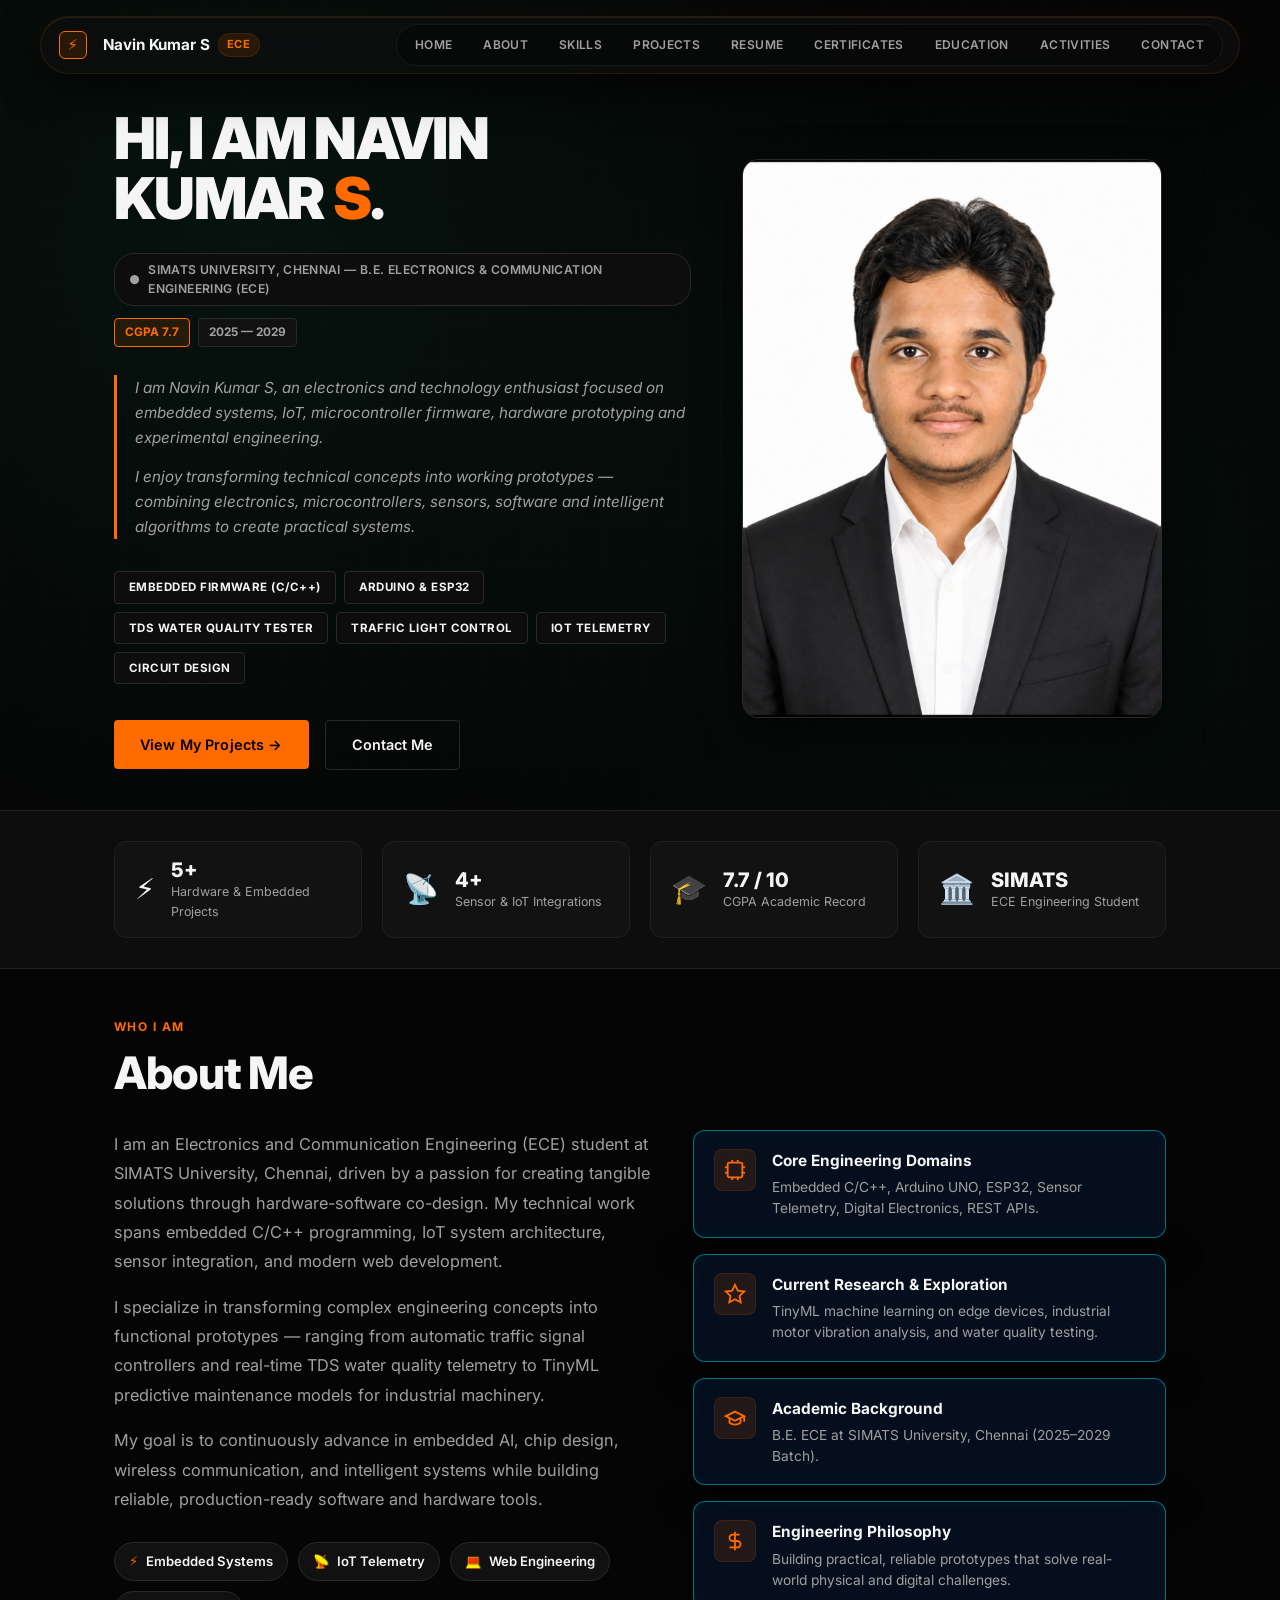
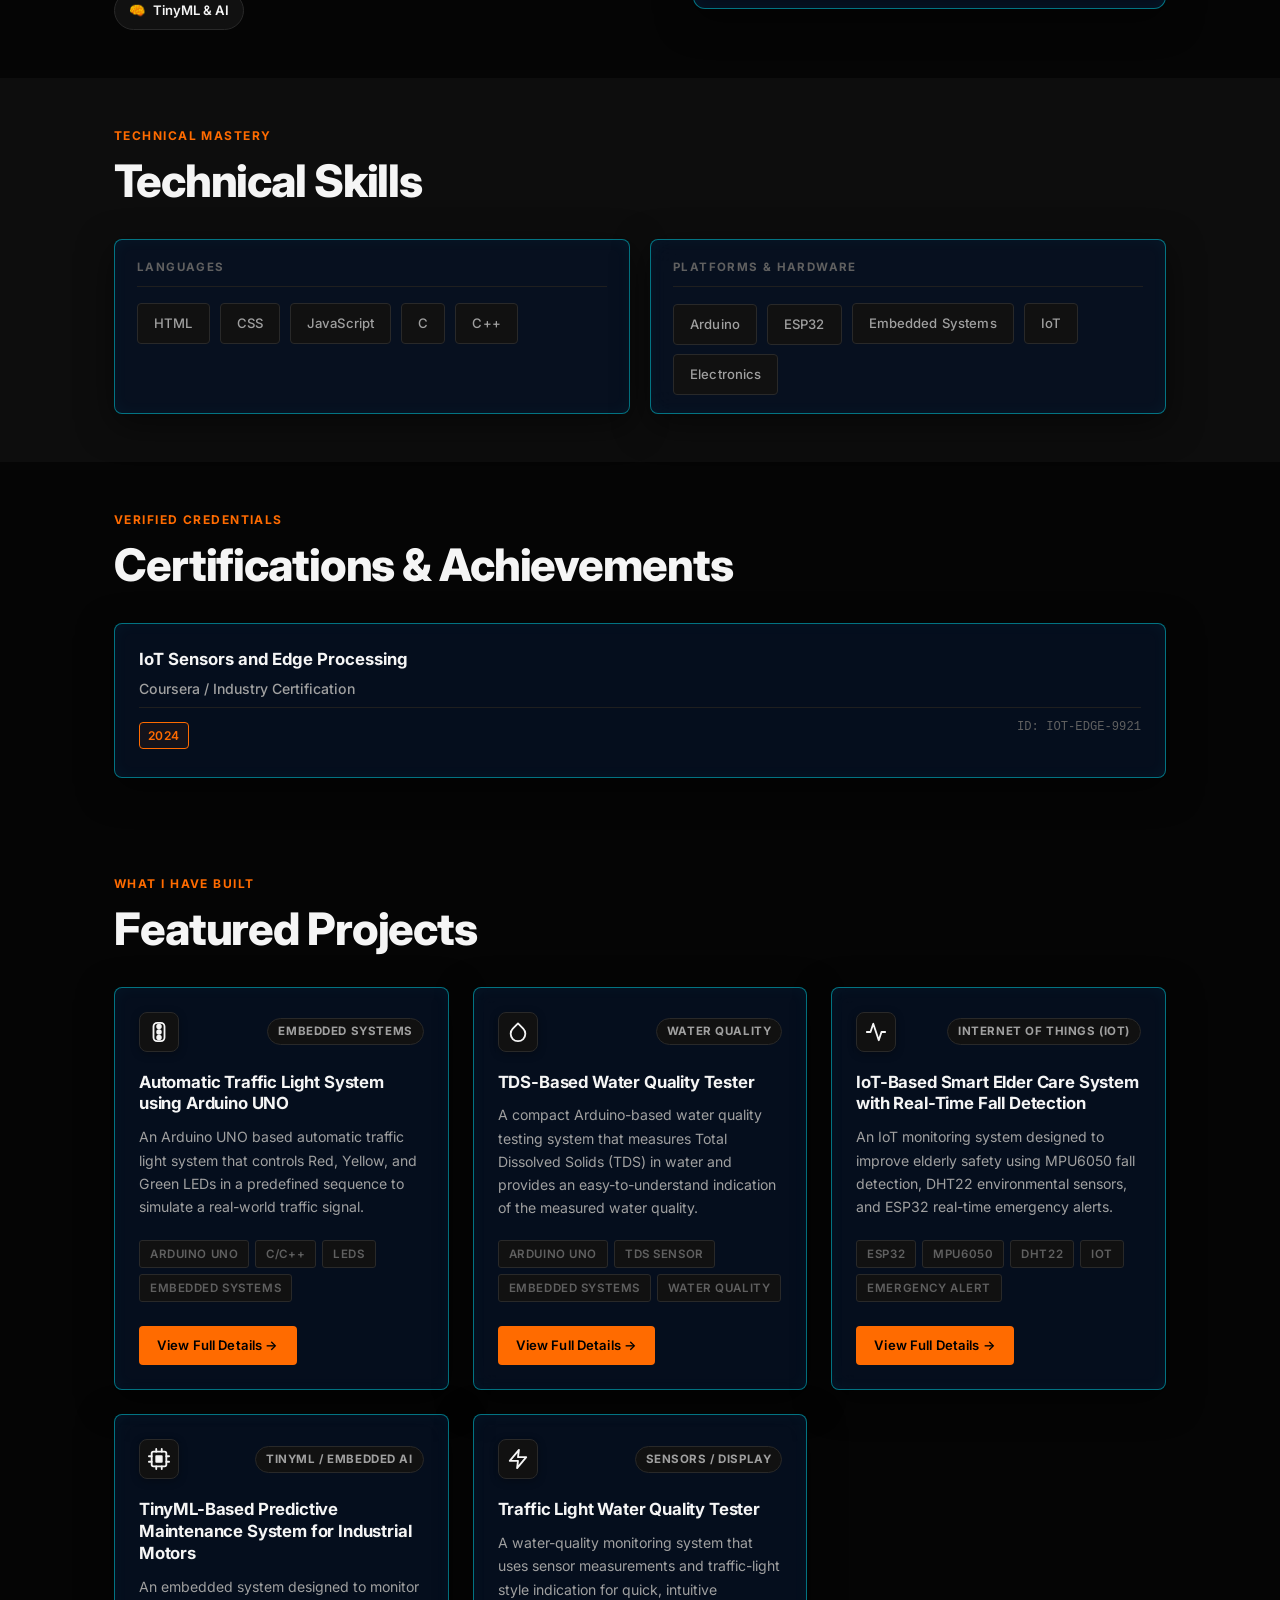
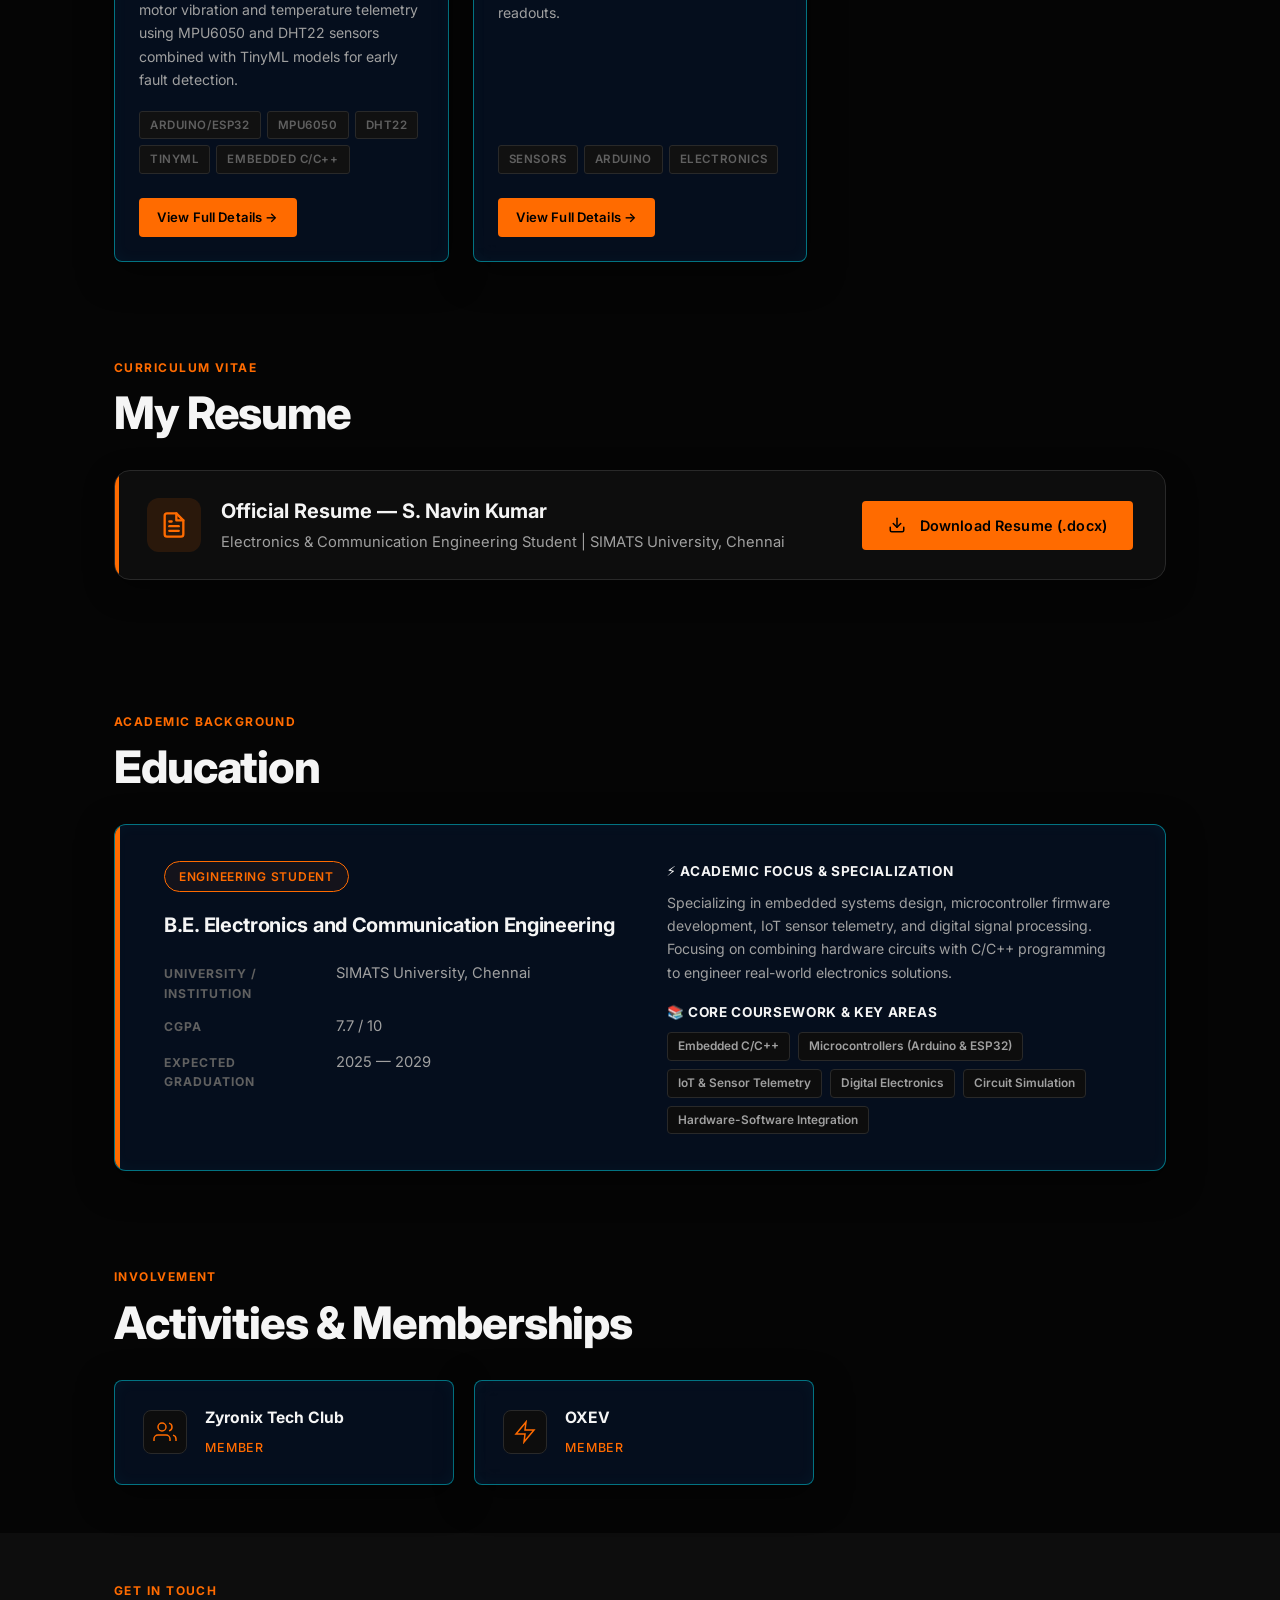
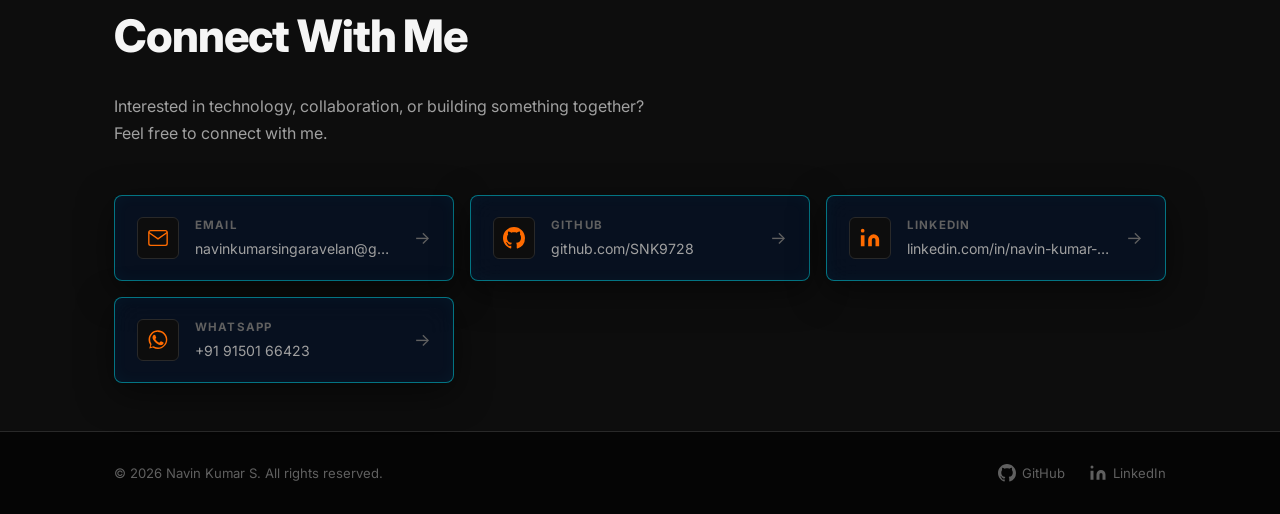
<file: navin-portfolio/index.html>
<!DOCTYPE html>
<html lang="en">
<head>
  <meta charset="UTF-8" />
  <meta name="viewport" content="width=device-width, initial-scale=1.0" />
  <meta name="description" content="Navin Kumar S — Electronics and Communication Engineering student passionate about embedded systems, web development, IoT, and hardware-software integration." />
  <meta name="keywords" content="Navin Kumar, ECE, Electronics, Embedded Systems, IoT, Portfolio, Engineer" />
  <meta name="author" content="Navin Kumar S" />
  <meta property="og:title" content="Navin Kumar S | ECE Portfolio" />
  <meta property="og:description" content="ECE Student | Electronics & Technology Enthusiast" />
  <meta property="og:type" content="website" />
  <title>Navin Kumar S | ECE Portfolio</title>
  <link rel="preconnect" href="https://fonts.googleapis.com" />
  <link rel="preconnect" href="https://fonts.gstatic.com" crossorigin />
  <link href="https://fonts.googleapis.com/css2?family=Inter:wght@300;400;500;600;700;800;900&display=swap" rel="stylesheet" />
  <link rel="stylesheet" href="style.css" />
</head>
<body>

  <!-- ULTRA-REALISTIC ARC REACTOR × MULTIVERSE CANVAS -->
  <canvas id="reactor-canvas" aria-hidden="true"></canvas>

  <!-- COSMIC NEBULA & ATMOSPHERIC GLOW LAYER -->
  <div class="multiverse-nebula-bg" aria-hidden="true"></div>


  <header class="navbar" id="navbar">
    <div class="nav-container">

      <!-- Logo / Brand with Symbol -->
      <a href="#home" class="nav-brand" id="nav-logo">
        <span class="nav-logo-symbol" aria-hidden="true">⚡</span>
        <span class="brand-name">Navin Kumar S</span>
        <span class="brand-role">ECE</span>
      </a>

      <!-- Desktop Navigation Links -->
      <nav class="nav-links" id="nav-links" aria-label="Main navigation">
        <a href="#home"         class="nav-link"         id="nav-home">Home</a>
        <a href="#about"        class="nav-link"         id="nav-about">About</a>
        <a href="#skills"       class="nav-link"         id="nav-skills">Skills</a>
        <a href="#projects"     class="nav-link"         id="nav-projects">Projects</a>
        <a href="#resume"       class="nav-link"         id="nav-resume">Resume</a>
        <a href="#certificates" class="nav-link"         id="nav-certificates">Certificates</a>
        <a href="#education"    class="nav-link"         id="nav-education">Education</a>
        <a href="#activities"   class="nav-link"         id="nav-activities">Activities</a>
        <a href="#contact"      class="nav-link"         id="nav-contact">Contact</a>
      </nav>

      <!-- Hamburger (mobile) -->
      <button class="hamburger" id="hamburger" aria-label="Toggle mobile menu" aria-expanded="false">
        <span class="ham-line"></span>
        <span class="ham-line"></span>
        <span class="ham-line"></span>
      </button>

    </div>

    <!-- Mobile Dropdown Menu -->
    <div class="mobile-menu" id="mobile-menu" aria-hidden="true">
      <a href="#home"         class="mobile-link"         id="m-home">Home</a>
      <a href="#about"        class="mobile-link"         id="m-about">About</a>
      <a href="#skills"       class="mobile-link"         id="m-skills">Skills</a>
      <a href="#projects"     class="mobile-link"         id="m-projects">Projects</a>
      <a href="#resume"       class="mobile-link"         id="m-resume">Resume</a>
      <a href="#certificates" class="mobile-link"         id="m-certificates">Certificates</a>
      <a href="#education"    class="mobile-link"         id="m-education">Education</a>
      <a href="#activities"   class="mobile-link"         id="m-activities">Activities</a>
      <a href="#contact"      class="mobile-link"         id="m-contact">Contact</a>
    </div>
  </header>

  <!-- ============================================================
       HERO SECTION (Reference Layout Redesign)
  ============================================================ -->
  <section class="hero" id="home">

    <div class="container">
      <div class="hero-grid">

        <!-- Left Column: Content -->
        <div class="hero-main-content">
          <!-- Impact Headline -->
          <h1 class="hero-impact-title fade-in">
            HI, I AM NAVIN KUMAR <span class="accent">S</span>.
          </h1>

          <!-- Status Bar & Badges -->
          <div class="hero-status-bar fade-in">
            <div class="status-pill">
              <span class="badge-dot" aria-hidden="true">●</span>
              <span class="status-text">SIMATS UNIVERSITY, CHENNAI — B.E. ELECTRONICS &amp; COMMUNICATION ENGINEERING (ECE)</span>
            </div>
            <div class="status-badges">
              <span class="badge-tag accent-tag" id="hero-cgpa-badge">CGPA 7.7</span>
              <span class="badge-tag" id="hero-year-badge">2025 — 2029</span>
            </div>
          </div>

          <!-- Quoted Bio Paragraphs -->
          <div class="quoted-bio-stack fade-in">
            <p class="quoted-bio">
              I am Navin Kumar S, an electronics and technology enthusiast focused on embedded systems, IoT, microcontroller firmware, hardware prototyping and experimental engineering.
            </p>
            <p class="quoted-bio">
              I enjoy transforming technical concepts into working prototypes — combining electronics, microcontrollers, sensors, software and intelligent algorithms to create practical systems.
            </p>
          </div>

          <!-- Tech Tag Pills Bar -->
          <div class="hero-tech-pills fade-in" aria-label="Core competencies">
            <span class="pill-tag">EMBEDDED FIRMWARE (C/C++)</span>
            <span class="pill-tag">ARDUINO &amp; ESP32</span>
            <span class="pill-tag">TDS WATER QUALITY TESTER</span>
            <span class="pill-tag">TRAFFIC LIGHT CONTROL</span>
            <span class="pill-tag">IOT TELEMETRY</span>
            <span class="pill-tag">CIRCUIT DESIGN</span>
          </div>

          <!-- Action Buttons -->
          <div class="hero-buttons fade-in">
            <a href="#projects" class="btn btn-primary" id="btn-projects">View My Projects →</a>
            <a href="#contact" class="btn btn-secondary" id="btn-contact">Contact Me</a>
          </div>
        </div>

        <!-- Right Column: Profile Photo Card -->
        <div class="hero-photo-column fade-in">
          <div class="hero-photo-card hero-profile-avatar" id="hero-photo-trigger">
            <div class="photo-card-inner">
              <img src="images/profile.png" alt="Navin Kumar S" class="hero-photo-img" />
            </div>
          </div>
        </div>

      </div>
    </div>
  </section>

  <!-- ============================================================
       ENGINEERING HIGHLIGHTS & STATS BAR
  ============================================================ -->
  <section class="metrics-bar-section">
    <div class="container">
      <div class="metrics-grid reveal">
        
        <div class="metric-card">
          <div class="metric-icon">⚡</div>
          <div class="metric-data">
            <span class="metric-number">5+</span>
            <span class="metric-label">Hardware &amp; Embedded Projects</span>
          </div>
        </div>

        <div class="metric-card">
          <div class="metric-icon">📡</div>
          <div class="metric-data">
            <span class="metric-number">4+</span>
            <span class="metric-label">Sensor &amp; IoT Integrations</span>
          </div>
        </div>

        <div class="metric-card">
          <div class="metric-icon">🎓</div>
          <div class="metric-data">
            <span class="metric-number">7.7 / 10</span>
            <span class="metric-label">CGPA Academic Record</span>
          </div>
        </div>

        <div class="metric-card">
          <div class="metric-icon">🏛️</div>
          <div class="metric-data">
            <span class="metric-number">SIMATS</span>
            <span class="metric-label">ECE Engineering Student</span>
          </div>
        </div>

      </div>
    </div>
  </section>

  <!-- ============================================================
       ABOUT SECTION
  ============================================================ -->
  <section class="section" id="about">
    <div class="container">

      <div class="section-header reveal">
        <span class="section-label">Who I Am</span>
        <h2 class="section-title">About Me</h2>
      </div>

      <div class="about-grid reveal">
        
        <!-- Left Column: Bio Narrative & Specialization Pills -->
        <div class="about-bio-col">
          <p class="about-text">
            I am an Electronics and Communication Engineering (ECE) student at SIMATS University, Chennai, driven by a passion for creating tangible solutions through hardware-software co-design. My technical work spans embedded C/C++ programming, IoT system architecture, sensor integration, and modern web development.
          </p>
          <p class="about-text">
            I specialize in transforming complex engineering concepts into functional prototypes — ranging from automatic traffic signal controllers and real-time TDS water quality telemetry to TinyML predictive maintenance models for industrial machinery.
          </p>
          <p class="about-text">
            My goal is to continuously advance in embedded AI, chip design, wireless communication, and intelligent systems while building reliable, production-ready software and hardware tools.
          </p>

          <div class="about-highlights-pills">
            <span class="about-pill"><span class="orange-emoji">⚡</span> Embedded Systems</span>
            <span class="about-pill"><span class="orange-emoji">📡</span> IoT Telemetry</span>
            <span class="about-pill"><span class="orange-emoji">💻</span> Web Engineering</span>
            <span class="about-pill"><span class="orange-emoji">🧠</span> TinyML &amp; AI</span>
          </div>
        </div>

        <!-- Right Column: Interactive Quick Specs & Focus Cards (Fills Empty Right Space) -->
        <div class="about-cards-col">
          
          <div class="about-card">
            <div class="about-card-icon" aria-hidden="true">
              <svg width="22" height="22" viewBox="0 0 24 24" fill="none" stroke="currentColor" stroke-width="2">
                <rect x="4" y="4" width="16" height="16" rx="2" fill="none"/>
                <line x1="9" y1="1" x2="9" y2="4"/><line x1="15" y1="1" x2="15" y2="4"/>
                <line x1="9" y1="20" x2="9" y2="23"/><line x1="15" y1="20" x2="15" y2="23"/>
                <line x1="20" y1="9" x2="23" y2="9"/><line x1="20" y1="15" x2="23" y2="15"/>
                <line x1="1" y1="9" x2="4" y2="9"/><line x1="1" y1="15" x2="4" y2="15"/>
              </svg>
            </div>
            <div class="about-card-info">
              <h3 class="about-card-title">Core Engineering Domains</h3>
              <p class="about-card-desc">Embedded C/C++, Arduino UNO, ESP32, Sensor Telemetry, Digital Electronics, REST APIs.</p>
            </div>
          </div>

          <div class="about-card">
            <div class="about-card-icon" aria-hidden="true">
              <svg width="22" height="22" viewBox="0 0 24 24" fill="none" stroke="currentColor" stroke-width="2">
                <polygon points="12 2 15.09 8.26 22 9.27 17 14.14 18.18 21.02 12 17.77 5.82 21.02 7 14.14 2 9.27 8.91 8.26 12 2"/>
              </svg>
            </div>
            <div class="about-card-info">
              <h3 class="about-card-title">Current Research &amp; Exploration</h3>
              <p class="about-card-desc">TinyML machine learning on edge devices, industrial motor vibration analysis, and water quality testing.</p>
            </div>
          </div>

          <div class="about-card">
            <div class="about-card-icon" aria-hidden="true">
              <svg width="22" height="22" viewBox="0 0 24 24" fill="none" stroke="currentColor" stroke-width="2">
                <path d="M22 10v6M2 10l10-5 10 5-10 5z"/>
                <path d="M6 12v5c3 3 9 3 12 0v-5"/>
              </svg>
            </div>
            <div class="about-card-info">
              <h3 class="about-card-title">Academic Background</h3>
              <p class="about-card-desc">B.E. ECE at SIMATS University, Chennai (2025–2029 Batch).</p>
            </div>
          </div>

          <div class="about-card">
            <div class="about-card-icon" aria-hidden="true">
              <svg width="22" height="22" viewBox="0 0 24 24" fill="none" stroke="currentColor" stroke-width="2">
                <path d="M12 2v20M17 5H9.5a3.5 3.5 0 0 0 0 7h5a3.5 3.5 0 0 1 0 7H6"/>
              </svg>
            </div>
            <div class="about-card-info">
              <h3 class="about-card-title">Engineering Philosophy</h3>
              <p class="about-card-desc">Building practical, reliable prototypes that solve real-world physical and digital challenges.</p>
            </div>
          </div>

        </div>

      </div>

    </div>
  </section>

  <!-- ============================================================
       SKILLS SECTION
  ============================================================ -->
  <section class="section section-alt" id="skills">
    <div class="container">

      <div class="section-header reveal">
        <span class="section-label">Technical Mastery</span>
        <h2 class="section-title">Technical Skills</h2>
      </div>

      <div class="skills-stack reveal">
        <!-- Programming Languages -->
        <div class="skill-category">
          <h4 class="skill-cat-title">Languages</h4>
          <div class="skill-tags">
            <span class="skill-tag" id="skill-html">HTML</span>
            <span class="skill-tag" id="skill-css">CSS</span>
            <span class="skill-tag" id="skill-js">JavaScript</span>
            <span class="skill-tag" id="skill-c">C</span>
            <span class="skill-tag" id="skill-cpp">C++</span>
          </div>
        </div>

        <!-- Platforms & Hardware -->
        <div class="skill-category">
          <h4 class="skill-cat-title">Platforms &amp; Hardware</h4>
          <div class="skill-tags">
            <span class="skill-tag" id="skill-arduino">Arduino</span>
            <span class="skill-tag" id="skill-esp32">ESP32</span>
            <span class="skill-tag" id="skill-embedded">Embedded Systems</span>
            <span class="skill-tag" id="skill-iot">IoT</span>
            <span class="skill-tag" id="skill-electronics">Electronics</span>
          </div>
        </div>
      </div>

    </div>
  </section>

  <!-- ============================================================
       CERTIFICATES SECTION
  ============================================================ -->
  <section class="section" id="certificates">
    <div class="container">

      <div class="section-header reveal">
        <span class="section-label">Verified Credentials</span>
        <h2 class="section-title">Certifications &amp; Achievements</h2>
      </div>

      <div class="certificates-grid reveal" id="certificates-grid" aria-label="Certificates and certifications">
        <div class="cert-card">
          <h4 class="cert-title">IoT Sensors and Edge Processing</h4>
          <p class="cert-issuer">Coursera / Industry Certification</p>
          <div class="cert-meta">
            <span class="cert-date">2024</span>
            <span class="cert-id">ID: IOT-EDGE-9921</span>
          </div>
        </div>
      </div>

    </div>
  </section>

  <!-- ============================================================
       PROJECTS SECTION
  ============================================================ -->
  <section class="section" id="projects">
    <div class="container">

      <div class="section-header reveal">
        <span class="section-label">What I Have Built</span>
        <h2 class="section-title">Featured Projects</h2>
      </div>

      <div class="projects-grid" id="projects-grid">

        <!-- Project 1 -->
        <article class="project-card reveal card-clickable" id="project-traffic-light" onclick="window.location.href='project-traffic-light.html';">
          <div class="project-card-inner">
            <div class="project-card-top-bar">
              <span class="project-icon-badge" aria-label="Traffic Light Project">
                <svg width="22" height="22" viewBox="0 0 24 24" fill="none" stroke="currentColor" stroke-width="2" stroke-linecap="round" stroke-linejoin="round">
                  <rect x="6" y="2" width="12" height="20" rx="4" ry="4" fill="none"/>
                  <circle cx="12" cy="6" r="2" fill="currentColor"/>
                  <circle cx="12" cy="12" r="2" fill="currentColor"/>
                  <circle cx="12" cy="18" r="2" fill="currentColor"/>
                </svg>
              </span>
              <span class="project-header-badge">Embedded Systems</span>
            </div>

            <div class="project-content">
              <h3 class="project-title">
                <a href="project-traffic-light.html" class="project-title-link">Automatic Traffic Light System using Arduino UNO</a>
              </h3>
              <p class="project-desc">
                An Arduino UNO based automatic traffic light system that controls Red, Yellow, and Green LEDs in a predefined sequence to simulate a real-world traffic signal.
              </p>
              <div class="project-tags" aria-label="Technologies used">
                <span class="project-tag">Arduino UNO</span>
                <span class="project-tag">C/C++</span>
                <span class="project-tag">LEDs</span>
                <span class="project-tag">Embedded Systems</span>
              </div>
              <div class="project-actions">
                <a href="project-traffic-light.html" class="btn btn-sm btn-primary" id="p1-view" onclick="event.stopPropagation();">View Full Details &rarr;</a>
              </div>
            </div>
          </div>
        </article>

        <!-- Project 2 -->
        <article class="project-card reveal card-clickable" id="project-tds-water-quality" onclick="window.location.href='project-tds-water-quality.html';">
          <div class="project-card-inner">
            <div class="project-card-top-bar">
              <span class="project-icon-badge" aria-label="Water Quality Project">
                <svg width="22" height="22" viewBox="0 0 24 24" fill="none" stroke="currentColor" stroke-width="2" stroke-linecap="round" stroke-linejoin="round">
                  <path d="M12 2.69l5.66 5.66a8 8 0 1 1-11.31 0z" fill="none"/>
                </svg>
              </span>
              <span class="project-header-badge">Water Quality</span>
            </div>

            <div class="project-content">
              <h3 class="project-title">
                <a href="project-tds-water-quality.html" class="project-title-link">TDS-Based Water Quality Tester</a>
              </h3>
              <p class="project-desc">
                A compact Arduino-based water quality testing system that measures Total Dissolved Solids (TDS) in water and provides an easy-to-understand indication of the measured water quality.
              </p>
              <div class="project-tags" aria-label="Technologies used">
                <span class="project-tag">Arduino UNO</span>
                <span class="project-tag">TDS Sensor</span>
                <span class="project-tag">Embedded Systems</span>
                <span class="project-tag">Water Quality</span>
              </div>
              <div class="project-actions">
                <a href="project-tds-water-quality.html" class="btn btn-sm btn-primary" id="p2-view" onclick="event.stopPropagation();">View Full Details &rarr;</a>
              </div>
            </div>
          </div>
        </article>

        <!-- Project 3 -->
        <article class="project-card reveal card-clickable" id="project-elder-care-fall-detection" onclick="window.location.href='project-elder-care-fall-detection.html';">
          <div class="project-card-inner">
            <div class="project-card-top-bar">
              <span class="project-icon-badge" aria-label="IoT Elder Care Project">
                <svg width="22" height="22" viewBox="0 0 24 24" fill="none" stroke="currentColor" stroke-width="2" stroke-linecap="round" stroke-linejoin="round">
                  <path d="M22 12h-4l-3 9L9 3l-3 9H2" fill="none"/>
                </svg>
              </span>
              <span class="project-header-badge">Internet of Things (IoT)</span>
            </div>
            <div class="project-content">
              <h3 class="project-title">
                <a href="project-elder-care-fall-detection.html" class="project-title-link">IoT-Based Smart Elder Care System with Real-Time Fall Detection</a>
              </h3>
              <p class="project-desc">
                An IoT monitoring system designed to improve elderly safety using MPU6050 fall detection, DHT22 environmental sensors, and ESP32 real-time emergency alerts.
              </p>
              <div class="project-tags" aria-label="Technologies used">
                <span class="project-tag">ESP32</span>
                <span class="project-tag">MPU6050</span>
                <span class="project-tag">DHT22</span>
                <span class="project-tag">IoT</span>
                <span class="project-tag">Emergency Alert</span>
              </div>
              <div class="project-actions">
                <a href="project-elder-care-fall-detection.html" class="btn btn-sm btn-primary" id="p3-view" onclick="event.stopPropagation();">View Full Details &rarr;</a>
              </div>
            </div>
          </div>
        </article>

        <!-- Project 4 -->
        <article class="project-card reveal card-clickable" id="project-predictive-maintenance" onclick="window.location.href='project-tinyml-predictive-maintenance.html';">
          <div class="project-card-inner">
            <div class="project-card-top-bar">
              <span class="project-icon-badge" aria-label="TinyML Project">
                <svg width="22" height="22" viewBox="0 0 24 24" fill="none" stroke="currentColor" stroke-width="2" stroke-linecap="round" stroke-linejoin="round">
                  <rect x="4" y="4" width="16" height="16" rx="2" fill="none"/>
                  <rect x="9" y="9" width="6" height="6" fill="currentColor"/>
                  <line x1="9" y1="1" x2="9" y2="4"/><line x1="15" y1="1" x2="15" y2="4"/>
                  <line x1="9" y1="20" x2="9" y2="23"/><line x1="15" y1="20" x2="15" y2="23"/>
                  <line x1="20" y1="9" x2="23" y2="9"/><line x1="20" y1="15" x2="23" y2="15"/>
                  <line x1="1" y1="9" x2="4" y2="9"/><line x1="1" y1="15" x2="4" y2="15"/>
                </svg>
              </span>
              <span class="project-header-badge">TinyML / Embedded AI</span>
            </div>
            <div class="project-content">
              <h3 class="project-title">
                <a href="project-tinyml-predictive-maintenance.html" class="project-title-link">TinyML-Based Predictive Maintenance System for Industrial Motors</a>
              </h3>
              <p class="project-desc">
                An embedded system designed to monitor motor vibration and temperature telemetry using MPU6050 and DHT22 sensors combined with TinyML models for early fault detection.
              </p>
              <div class="project-tags" aria-label="Technologies used">
                <span class="project-tag">Arduino/ESP32</span>
                <span class="project-tag">MPU6050</span>
                <span class="project-tag">DHT22</span>
                <span class="project-tag">TinyML</span>
                <span class="project-tag">Embedded C/C++</span>
              </div>
              <div class="project-actions">
                <a href="project-tinyml-predictive-maintenance.html" class="btn btn-sm btn-primary" id="p4-view" onclick="event.stopPropagation();">View Full Details &rarr;</a>
              </div>
            </div>
          </div>
        </article>

        <!-- Project 5 -->
        <article class="project-card reveal card-clickable" id="project-water-quality" onclick="window.location.href='project-tds-water-quality.html';">
          <div class="project-card-inner">
            <div class="project-card-top-bar">
              <span class="project-icon-badge" aria-label="Sensors Project">
                <svg width="22" height="22" viewBox="0 0 24 24" fill="none" stroke="currentColor" stroke-width="2" stroke-linecap="round" stroke-linejoin="round">
                  <polygon points="13 2 3 14 12 14 11 22 21 10 12 10 13 2" fill="none"/>
                </svg>
              </span>
              <span class="project-header-badge">Sensors / Display</span>
            </div>
            <div class="project-content">
              <h3 class="project-title">
                <a href="project-tds-water-quality.html" class="project-title-link">Traffic Light Water Quality Tester</a>
              </h3>
              <p class="project-desc">
                A water-quality monitoring system that uses sensor measurements and traffic-light style indication for quick, intuitive readouts.
              </p>
              <div class="project-tags" aria-label="Technologies used">
                <span class="project-tag">Sensors</span>
                <span class="project-tag">Arduino</span>
                <span class="project-tag">Electronics</span>
              </div>
              <div class="project-actions">
                <a href="project-tds-water-quality.html" class="btn btn-sm btn-primary" id="p5-view" onclick="event.stopPropagation();">View Full Details &rarr;</a>
              </div>
            </div>
          </div>
        </article>
      </div>
    </div>
  </section>

  <!-- ============================================================
       RESUME SECTION
  ============================================================ -->
  <section class="section" id="resume">
    <div class="container">

      <div class="section-header reveal">
        <span class="section-label">Curriculum Vitae</span>
        <h2 class="section-title">My Resume</h2>
      </div>

      <!-- Sleek Download Action Card -->
      <div class="resume-download-card reveal">
        <div class="resume-download-content">
          <div class="resume-download-icon" aria-hidden="true">
            <svg width="28" height="28" viewBox="0 0 24 24" fill="none" stroke="currentColor" stroke-width="2" stroke-linecap="round" stroke-linejoin="round">
              <path d="M14 2H6a2 2 0 0 0-2 2v16a2 2 0 0 0 2 2h12a2 2 0 0 0 2-2V8z"></path>
              <polyline points="14 2 14 8 20 8"></polyline>
              <line x1="16" y1="13" x2="8" y2="13"></line>
              <line x1="16" y1="17" x2="8" y2="17"></line>
              <polyline points="10 9 9 9 8 9"></polyline>
            </svg>
          </div>
          <div class="resume-download-text">
            <h3>Official Resume — S. Navin Kumar</h3>
            <p>Electronics &amp; Communication Engineering Student | SIMATS University, Chennai</p>
          </div>
        </div>
        <div class="resume-download-actions">
          <a href="assets/NAVIN_KUMAR_RESUME.docx" download="NAVIN_KUMAR_RESUME.docx" class="btn btn-primary" id="btn-download-resume">
            <svg width="18" height="18" viewBox="0 0 24 24" fill="none" stroke="currentColor" stroke-width="2" stroke-linecap="round" stroke-linejoin="round" style="margin-right:8px;">
              <path d="M21 15v4a2 2 0 0 1-2 2H5a2 2 0 0 1-2-2v-4"></path>
              <polyline points="7 10 12 15 17 10"></polyline>
              <line x1="12" y1="15" x2="12" y2="3"></line>
            </svg>
            Download Resume (.docx)
          </a>
        </div>
      </div>

    </div>
  </section>

  <!-- ============================================================
       EDUCATION SECTION
  ============================================================ -->
  <section class="section" id="education">
    <div class="container">

      <div class="section-header reveal">
        <span class="section-label">Academic Background</span>
        <h2 class="section-title">Education</h2>
      </div>

      <div class="edu-card reveal" id="edu-card">
        <div class="edu-card-inner">
          <div class="edu-accent-bar" aria-hidden="true"></div>
          
          <div class="edu-card-grid">
            <!-- Left Column: Credentials -->
            <div class="edu-left-col">
              <div class="edu-status-badge" id="edu-status">Engineering Student</div>

              <h3 class="edu-degree">
                B.E. Electronics and Communication Engineering
              </h3>

              <div class="edu-meta">
                <div class="edu-meta-row" id="edu-institution">
                  <span class="edu-meta-label">University / Institution</span>
                  <span class="edu-meta-value">SIMATS University, Chennai</span>
                </div>
                <div class="edu-meta-row" id="edu-cgpa">
                  <span class="edu-meta-label">CGPA</span>
                  <span class="edu-meta-value" id="edu-cgpa-value">7.7 / 10</span>
                </div>
                <div class="edu-meta-row" id="edu-year">
                  <span class="edu-meta-label">Expected Graduation</span>
                  <span class="edu-meta-value">2025 — 2029</span>
                </div>
              </div>
            </div>

            <!-- Right Column: Academic Focus & Coursework (Fills blank area) -->
            <div class="edu-right-col">
              <h4 class="edu-focus-title">⚡ Academic Focus &amp; Specialization</h4>
              <p class="edu-focus-desc">
                Specializing in embedded systems design, microcontroller firmware development, IoT sensor telemetry, and digital signal processing. Focusing on combining hardware circuits with C/C++ programming to engineer real-world electronics solutions.
              </p>

              <h4 class="edu-focus-title" style="margin-top:18px;">📚 Core Coursework &amp; Key Areas</h4>
              <div class="edu-coursework-pills">
                <span class="edu-pill">Embedded C/C++</span>
                <span class="edu-pill">Microcontrollers (Arduino &amp; ESP32)</span>
                <span class="edu-pill">IoT &amp; Sensor Telemetry</span>
                <span class="edu-pill">Digital Electronics</span>
                <span class="edu-pill">Circuit Simulation</span>
                <span class="edu-pill">Hardware-Software Integration</span>
              </div>
            </div>
          </div>

        </div>
      </div>

    </div>
  </section>

  <!-- ============================================================
       ACTIVITIES SECTION
  ============================================================ -->
  <section class="section" id="activities">
    <div class="container">

      <div class="section-header reveal">
        <span class="section-label">Involvement</span>
        <h2 class="section-title">Activities &amp; Memberships</h2>
      </div>

      <div class="activities-grid reveal" id="activities-grid">

        <!-- Activity 1 -->
        <div class="activity-card" id="activity-zyronix">
          <div class="activity-icon" aria-hidden="true">
            <svg width="24" height="24" viewBox="0 0 24 24" fill="none" stroke="currentColor" stroke-width="1.5">
              <path d="M17 21v-2a4 4 0 0 0-4-4H5a4 4 0 0 0-4 4v2"/>
              <circle cx="9" cy="7" r="4"/>
              <path d="M23 21v-2a4 4 0 0 0-3-3.87"/>
              <path d="M16 3.13a4 4 0 0 1 0 7.75"/>
            </svg>
          </div>
          <div class="activity-content">
            <h3 class="activity-name">Zyronix Tech Club</h3>
            <span class="activity-role">Member</span>
          </div>
        </div>

        <!-- Activity 2 -->
        <div class="activity-card" id="activity-oxev">
          <div class="activity-icon" aria-hidden="true">
            <svg width="24" height="24" viewBox="0 0 24 24" fill="none" stroke="currentColor" stroke-width="1.5">
              <polygon points="13 2 3 14 12 14 11 22 21 10 12 10 13 2"/>
            </svg>
          </div>
          <div class="activity-content">
            <h3 class="activity-name">OXEV</h3>
            <span class="activity-role">Member</span>
          </div>
        </div>

      </div>
    </div>
  </section>

  <!-- ============================================================
       CONTACT SECTION
  ============================================================ -->
  <section class="section section-alt" id="contact">
    <div class="container">

      <div class="section-header reveal">
        <span class="section-label">Get In Touch</span>
        <h2 class="section-title">Connect With Me</h2>
      </div>

      <p class="contact-intro reveal">
        Interested in technology, collaboration, or building something together?
        Feel free to connect with me.
      </p>

      <div class="contact-grid reveal" id="contact-grid">

        <!-- Email -->
        <a href="mailto:navinkumarsingaravelan@gmail.com" class="contact-card" id="contact-email" aria-label="Email contact">
          <div class="contact-icon" aria-hidden="true">
            <svg width="22" height="22" viewBox="0 0 24 24" fill="none" stroke="currentColor" stroke-width="1.5">
              <path d="M4 4h16c1.1 0 2 .9 2 2v12c0 1.1-.9 2-2 2H4c-1.1 0-2-.9-2-2V6c0-1.1.9-2 2-2z"/>
              <polyline points="22,6 12,13 2,6"/>
            </svg>
          </div>
          <div class="contact-info">
            <span class="contact-label">Email</span>
            <span class="contact-value">navinkumarsingaravelan@gmail.com</span>
          </div>
          <span class="contact-arrow" aria-hidden="true">→</span>
        </a>

        <!-- GitHub -->
        <a href="https://github.com/SNK9728" class="contact-card" id="contact-github" target="_blank" rel="noopener noreferrer" aria-label="GitHub profile">
          <div class="contact-icon" aria-hidden="true">
            <svg width="22" height="22" viewBox="0 0 24 24" fill="currentColor">
              <path d="M12 0C5.37 0 0 5.37 0 12c0 5.31 3.435 9.795 8.205 11.385.6.105.825-.255.825-.57 0-.285-.015-1.23-.015-2.235-3.015.555-3.795-.735-4.035-1.41-.135-.345-.72-1.41-1.23-1.695-.42-.225-1.02-.78-.015-.795.945-.015 1.62.87 1.845 1.23 1.08 1.815 2.805 1.305 3.495.99.105-.78.42-1.305.765-1.605-2.67-.3-5.46-1.335-5.46-5.925 0-1.305.465-2.385 1.23-3.225-.12-.3-.54-1.53.12-3.18 0 0 1.005-.315 3.3 1.23.96-.27 1.98-.405 3-.405s2.04.135 3 .405c2.295-1.56 3.3-1.23 3.3-1.23.66 1.65.24 2.88.12 3.18.765.84 1.23 1.905 1.23 3.225 0 4.605-2.805 5.625-5.475 5.925.435.375.81 1.095.81 2.22 0 1.605-.015 2.895-.015 3.3 0 .315.225.69.825.57A12.02 12.02 0 0 0 24 12c0-6.63-5.37-12-12-12z"/>
            </svg>
          </div>
          <div class="contact-info">
            <span class="contact-label">GitHub</span>
            <span class="contact-value">github.com/SNK9728</span>
          </div>
          <span class="contact-arrow" aria-hidden="true">→</span>
        </a>

        <!-- LinkedIn -->
        <a href="https://www.linkedin.com/in/navin-kumar-singaravelan-812a70387?utm_source=share_via&amp;utm_content=profile&amp;utm_medium=member_android" class="contact-card" id="contact-linkedin" target="_blank" rel="noopener noreferrer" aria-label="LinkedIn profile">
          <div class="contact-icon" aria-hidden="true">
            <svg width="22" height="22" viewBox="0 0 24 24" fill="currentColor">
              <path d="M16 8a6 6 0 0 1 6 6v7h-4v-7a2 2 0 0 0-2-2 2 2 0 0 0-2 2v7h-4v-7a6 6 0 0 1 6-6z"/>
              <rect x="2" y="9" width="4" height="12"/>
              <circle cx="4" cy="4" r="2"/>
            </svg>
          </div>
          <div class="contact-info">
            <span class="contact-label">LinkedIn</span>
            <span class="contact-value">linkedin.com/in/navin-kumar-singaravelan</span>
          </div>
          <span class="contact-arrow" aria-hidden="true">→</span>
        </a>

        <!-- WhatsApp -->
        <a href="https://wa.me/919150166423" class="contact-card" id="contact-whatsapp" target="_blank" rel="noopener noreferrer" aria-label="WhatsApp contact">
          <div class="contact-icon" aria-hidden="true">
            <svg width="22" height="22" viewBox="0 0 24 24" fill="currentColor">
              <path d="M17.472 14.382c-.297-.149-1.758-.867-2.03-.967-.273-.099-.471-.148-.67.15-.197.297-.767.966-.94 1.164-.173.199-.347.223-.644.075-.297-.15-1.255-.463-2.39-1.475-.883-.788-1.48-1.761-1.653-2.059-.173-.297-.018-.458.13-.606.134-.133.298-.347.446-.521.151-.172.2-.296.3-.495.099-.198.05-.372-.025-.521-.075-.148-.669-1.611-.916-2.206-.242-.579-.487-.501-.669-.51l-.57-.01c-.198 0-.52.074-.792.372s-1.04 1.016-1.04 2.479 1.065 2.876 1.213 3.074c.149.198 2.095 3.2 5.076 4.487.709.306 1.263.489 1.694.626.712.226 1.36.194 1.872.118.571-.085 1.758-.719 2.006-1.413.248-.694.248-1.289.173-1.413-.074-.124-.272-.198-.57-.347m-5.421 7.461c-1.852 0-3.673-.498-5.263-1.442l-.377-.225-3.916 1.027 1.045-3.818-.247-.393c-1.036-1.648-1.583-3.551-1.583-5.504 0-5.632 4.582-10.214 10.218-10.214 2.73 0 5.295 1.063 7.224 2.994 1.93 1.93 2.992 4.495 2.99 7.226 0 5.633-4.583 10.215-10.218 10.215m0-18.718c-4.697 0-8.518 3.821-8.518 8.518 0 1.637.467 3.228 1.35 4.6l.211.328-.89 3.25 3.328-.873.315.187c1.322.786 2.836 1.201 4.384 1.201 4.697 0 8.518-3.821 8.518-8.518 0-4.697-3.821-8.518-8.518-8.518"/>
            </svg>
          </div>
          <div class="contact-info">
            <span class="contact-label">WhatsApp</span>
            <span class="contact-value">+91 91501 66423</span>
          </div>
          <span class="contact-arrow" aria-hidden="true">→</span>
        </a>

      </div>
    </div>
  </section>

  <!-- ============================================================
       FOOTER
  ============================================================ -->
  <footer class="footer" id="footer">
    <div class="container footer-inner">

      <div class="footer-left">
        <span class="footer-copy">© 2026 Navin Kumar S. All rights reserved.</span>
      </div>

      <div class="footer-right">
        <a href="https://github.com/SNK9728" class="footer-link" id="footer-github" target="_blank" rel="noopener noreferrer" aria-label="GitHub profile">
          <svg width="18" height="18" viewBox="0 0 24 24" fill="currentColor" aria-hidden="true">
            <path d="M12 0C5.37 0 0 5.37 0 12c0 5.31 3.435 9.795 8.205 11.385.6.105.825-.255.825-.57 0-.285-.015-1.23-.015-2.235-3.015.555-3.795-.735-4.035-1.41-.135-.345-.72-1.41-1.23-1.695-.42-.225-1.02-.78-.015-.795.945-.015 1.62.87 1.845 1.23 1.08 1.815 2.805 1.305 3.495.99.105-.78.42-1.305.765-1.605-2.67-.3-5.46-1.335-5.46-5.925 0-1.305.465-2.385 1.23-3.225-.12-.3-.54-1.53.12-3.18 0 0 1.005-.315 3.3 1.23.96-.27 1.98-.405 3-.405s2.04.135 3 .405c2.295-1.56 3.3-1.23 3.3-1.23.66 1.65.24 2.88.12 3.18.765.84 1.23 1.905 1.23 3.225 0 4.605-2.805 5.625-5.475 5.925.435.375.81 1.095.81 2.22 0 1.605-.015 2.895-.015 3.3 0 .315.225.69.825.57A12.02 12.02 0 0 0 24 12c0-6.63-5.37-12-12-12z"/>
          </svg>
          GitHub
        </a>
        <a href="https://www.linkedin.com/in/navin-kumar-singaravelan-812a70387?utm_source=share_via&amp;utm_content=profile&amp;utm_medium=member_android" class="footer-link" id="footer-linkedin" target="_blank" rel="noopener noreferrer" aria-label="LinkedIn profile">
          <svg width="18" height="18" viewBox="0 0 24 24" fill="currentColor" aria-hidden="true">
            <path d="M16 8a6 6 0 0 1 6 6v7h-4v-7a2 2 0 0 0-2-2 2 2 0 0 0-2 2v7h-4v-7a6 6 0 0 1 6-6z"/>
            <rect x="2" y="9" width="4" height="12"/>
            <circle cx="4" cy="4" r="2"/>
          </svg>
          LinkedIn
        </a>
      </div>

    </div>
  </footer>

  <!-- ============================================================
       ADMIN PORTAL MODALS
  ============================================================ -->
  <!-- Admin Login Modal -->
  <div class="admin-overlay" id="admin-login-modal" aria-hidden="true">
    <div class="admin-card admin-login-card">
      <div class="admin-card-header">
        <h3>🔒 Admin Authentication</h3>
        <button class="admin-close-btn" id="close-login-modal">&times;</button>
      </div>
      <form id="admin-login-form">
        <p class="admin-desc">Enter admin credentials to open Portfolio Content Manager (Default: Username: <code>admin</code> | Password: <code>1234</code>).</p>
        <div class="admin-field">
          <label for="admin-username-input">Username</label>
          <input type="text" id="admin-username-input" placeholder="Enter Username (default: admin)" required autocomplete="username" />
        </div>
        <div class="admin-field">
          <label for="admin-password-input">Password</label>
          <input type="password" id="admin-password-input" placeholder="Enter Password (default: 1234)" required autocomplete="current-password" />
        </div>
        <div class="admin-error-msg" id="admin-login-error">Invalid Username or Password. Try again.</div>
        <div class="admin-actions">
          <button type="button" class="btn btn-secondary btn-sm" id="btn-cancel-login">Cancel</button>
          <button type="submit" class="btn btn-primary btn-sm">Login to Admin Panel →</button>
        </div>
      </form>
    </div>
  </div>

  <!-- Admin Control Panel Modal -->
  <div class="admin-overlay" id="admin-panel-modal" aria-hidden="true">
    <div class="admin-card admin-panel-card">
      <div class="admin-card-header">
        <div class="admin-header-title">
          <h3>⚡ Portfolio Content Manager</h3>
          <span class="admin-badge">Admin Mode Active</span>
        </div>
        <button class="admin-close-btn" id="close-panel-modal">&times;</button>
      </div>

      <div class="admin-panel-tabs">
        <button class="admin-tab active" data-tab="tab-hero">Hero &amp; Bio</button>
        <button class="admin-tab" data-tab="tab-contact">Contact Info</button>
        <button class="admin-tab" data-tab="tab-education">Education</button>
        <button class="admin-tab" data-tab="tab-skills">Skills</button>
        <button class="admin-tab" data-tab="tab-projects">Projects</button>
        <button class="admin-tab" data-tab="tab-certificates">Certificates</button>
      </div>

      <form id="admin-panel-form">
        <!-- Tab 1: Hero & Bio -->
        <div class="admin-tab-content active" id="tab-hero">
          <div class="admin-field">
            <label for="edit-badge">Top Pill Tagline</label>
            <input type="text" id="edit-badge" />
          </div>
          <div class="admin-field">
            <label for="edit-title">Hero Heading Title</label>
            <input type="text" id="edit-title" />
          </div>
          <div class="admin-field">
            <label for="edit-subtitle">Hero Subtitle</label>
            <input type="text" id="edit-subtitle" />
          </div>
          <div class="admin-field">
            <label for="edit-hero-intro">Hero Introduction Text</label>
            <textarea id="edit-hero-intro" rows="3"></textarea>
          </div>
          <div class="admin-field">
            <label for="edit-tech-tags">Hero Tech Tags (comma-separated)</label>
            <input type="text" id="edit-tech-tags" />
          </div>
          <div class="admin-field">
            <label for="edit-about-p1">About Me — Paragraph 1</label>
            <textarea id="edit-about-p1" rows="3"></textarea>
          </div>
          <div class="admin-field">
            <label for="edit-about-p2">About Me — Paragraph 2</label>
            <textarea id="edit-about-p2" rows="3"></textarea>
          </div>
        </div>

        <!-- Tab 2: Contact Info -->
        <div class="admin-tab-content" id="tab-contact">
          <div class="admin-field">
            <label for="edit-email">Email Address</label>
            <input type="email" id="edit-email" />
          </div>
          <div class="admin-field">
            <label for="edit-phone">Phone Number (Display Format)</label>
            <input type="text" id="edit-phone" />
          </div>
          <div class="admin-field">
            <label for="edit-whatsapp">WhatsApp Number (e.g. 919150166423)</label>
            <input type="text" id="edit-whatsapp" />
          </div>
          <div class="admin-field">
            <label for="edit-github">GitHub Profile URL</label>
            <input type="url" id="edit-github" />
          </div>
          <div class="admin-field">
            <label for="edit-linkedin">LinkedIn Profile URL</label>
            <input type="url" id="edit-linkedin" />
          </div>
        </div>

        <!-- Tab 3: Education -->
        <div class="admin-tab-content" id="tab-education">
          <div class="admin-field">
            <label for="edit-degree">Degree Name</label>
            <input type="text" id="edit-degree" />
          </div>
          <div class="admin-field">
            <label for="edit-edu-status">Status Badge</label>
            <input type="text" id="edit-edu-status" />
          </div>
          <div class="admin-field">
            <label for="edit-institution">College / Institution Name</label>
            <input type="text" id="edit-institution" placeholder="e.g. SIMATS University, Chennai" />
          </div>
          <div class="admin-field">
            <label for="edit-cgpa">CGPA / Score</label>
            <input type="text" id="edit-cgpa" placeholder="e.g. 8.8 / 10" />
          </div>
          <div class="admin-field">
            <label for="edit-year">Expected Graduation Year</label>
            <input type="text" id="edit-year" placeholder="e.g. 2026" />
          </div>
        </div>

        <!-- Tab 4: Skills -->
        <div class="admin-tab-content" id="tab-skills">
          <div class="admin-field">
            <label for="edit-skills-lang">Languages (comma-separated)</label>
            <input type="text" id="edit-skills-lang" />
          </div>
          <div class="admin-field">
            <label for="edit-skills-hw">Platforms &amp; Hardware (comma-separated)</label>
            <input type="text" id="edit-skills-hw" />
          </div>
        </div>

        <!-- Tab 5: Projects -->
        <div class="admin-tab-content" id="tab-projects">
          <div class="admin-project-block">
            <h4>Project 1: Low Power RF Transmitter</h4>
            <div class="admin-field"><label for="edit-p1-title">Title</label><input type="text" id="edit-p1-title" /></div>
            <div class="admin-field"><label for="edit-p1-desc">Description</label><textarea id="edit-p1-desc" rows="2"></textarea></div>
            <div class="admin-field"><label for="edit-p1-tags">Tags (comma-separated)</label><input type="text" id="edit-p1-tags" /></div>
          </div>
          <div class="admin-project-block">
            <h4>Project 2: Smart Grid Monitoring System</h4>
            <div class="admin-field"><label for="edit-p2-title">Title</label><input type="text" id="edit-p2-title" /></div>
            <div class="admin-field"><label for="edit-p2-desc">Description</label><textarea id="edit-p2-desc" rows="2"></textarea></div>
            <div class="admin-field"><label for="edit-p2-tags">Tags (comma-separated)</label><input type="text" id="edit-p2-tags" /></div>
          </div>
          <div class="admin-project-block">
            <h4>Project 3: IoT-Based Smart Elder Care System</h4>
            <div class="admin-field"><label for="edit-p3-title">Title</label><input type="text" id="edit-p3-title" /></div>
            <div class="admin-field"><label for="edit-p3-desc">Description</label><textarea id="edit-p3-desc" rows="2"></textarea></div>
            <div class="admin-field"><label for="edit-p3-tags">Tags (comma-separated)</label><input type="text" id="edit-p3-tags" /></div>
          </div>
          <div class="admin-project-block">
            <h4>Project 4: Gauss-Jordan Linear System Solver</h4>
            <div class="admin-field"><label for="edit-p4-title">Title</label><input type="text" id="edit-p4-title" /></div>
            <div class="admin-field"><label for="edit-p4-desc">Description</label><textarea id="edit-p4-desc" rows="2"></textarea></div>
            <div class="admin-field"><label for="edit-p4-tags">Tags (comma-separated)</label><input type="text" id="edit-p4-tags" /></div>
          </div>
          <div class="admin-project-block">
            <h4>Project 5: Traffic Light Water Quality Tester</h4>
            <div class="admin-field"><label for="edit-p5-title">Title</label><input type="text" id="edit-p5-title" /></div>
            <div class="admin-field"><label for="edit-p5-desc">Description</label><textarea id="edit-p5-desc" rows="2"></textarea></div>
            <div class="admin-field"><label for="edit-p5-tags">Tags (comma-separated)</label><input type="text" id="edit-p5-tags" /></div>
          </div>
        </div>

        <!-- Tab 6: Certificates -->
        <div class="admin-tab-content" id="tab-certificates">
          <div class="admin-project-block">
            <h4>Certificate 1</h4>
            <div class="admin-field"><label for="edit-c1-title">Course / Cert Title</label><input type="text" id="edit-c1-title" /></div>
            <div class="admin-field"><label for="edit-c1-issuer">Issuing Organization / Platform</label><input type="text" id="edit-c1-issuer" /></div>
            <div class="admin-field"><label for="edit-c1-date">Year / Date</label><input type="text" id="edit-c1-date" /></div>
            <div class="admin-field"><label for="edit-c1-id">Credential ID</label><input type="text" id="edit-c1-id" /></div>
            <div class="admin-field"><label for="edit-c1-tags">Skills / Tags (comma-separated)</label><input type="text" id="edit-c1-tags" /></div>
          </div>
          <div class="admin-project-block">
            <h4>Certificate 2</h4>
            <div class="admin-field"><label for="edit-c2-title">Course / Cert Title</label><input type="text" id="edit-c2-title" /></div>
            <div class="admin-field"><label for="edit-c2-issuer">Issuing Organization / Platform</label><input type="text" id="edit-c2-issuer" /></div>
            <div class="admin-field"><label for="edit-c2-date">Year / Date</label><input type="text" id="edit-c2-date" /></div>
            <div class="admin-field"><label for="edit-c2-id">Credential ID</label><input type="text" id="edit-c2-id" /></div>
            <div class="admin-field"><label for="edit-c2-tags">Skills / Tags (comma-separated)</label><input type="text" id="edit-c2-tags" /></div>
          </div>
          <div class="admin-project-block">
            <h4>Certificate 3</h4>
            <div class="admin-field"><label for="edit-c3-title">Course / Cert Title</label><input type="text" id="edit-c3-title" /></div>
            <div class="admin-field"><label for="edit-c3-issuer">Issuing Organization / Platform</label><input type="text" id="edit-c3-issuer" /></div>
            <div class="admin-field"><label for="edit-c3-date">Year / Date</label><input type="text" id="edit-c3-date" /></div>
            <div class="admin-field"><label for="edit-c3-id">Credential ID</label><input type="text" id="edit-c3-id" /></div>
            <div class="admin-field"><label for="edit-c3-tags">Skills / Tags (comma-separated)</label><input type="text" id="edit-c3-tags" /></div>
          </div>
          <div class="admin-project-block">
            <h4>Certificate 4</h4>
            <div class="admin-field"><label for="edit-c4-title">Course / Cert Title</label><input type="text" id="edit-c4-title" /></div>
            <div class="admin-field"><label for="edit-c4-issuer">Issuing Organization / Platform</label><input type="text" id="edit-c4-issuer" /></div>
            <div class="admin-field"><label for="edit-c4-date">Year / Date</label><input type="text" id="edit-c4-date" /></div>
            <div class="admin-field"><label for="edit-c4-id">Credential ID</label><input type="text" id="edit-c4-id" /></div>
            <div class="admin-field"><label for="edit-c4-tags">Skills / Tags (comma-separated)</label><input type="text" id="edit-c4-tags" /></div>
          </div>
        </div>

        <div class="admin-panel-footer">
          <button type="button" class="btn btn-ghost btn-sm" id="btn-reset-data">Reset Defaults</button>
          <button type="button" class="btn btn-secondary btn-sm" id="btn-export-data">Export JSON</button>
          <button type="submit" class="btn btn-primary btn-sm">Save &amp; Apply Live</button>
        </div>
      </form>
    </div>
  </div>

  <!-- ============================================================
       PROJECT DEEP-DETAIL MODAL
  ============================================================ -->
  <div class="admin-overlay" id="project-detail-modal" aria-hidden="true">
    <div class="admin-card project-detail-card">
      <div class="admin-card-header">
        <div class="admin-header-title">
          <h3 id="pmodal-title">Project Title</h3>
          <span class="admin-badge" id="pmodal-category">Category</span>
        </div>
        <button class="admin-close-btn" id="close-project-modal">&times;</button>
      </div>

      <div class="pmodal-body">
        <p class="pmodal-desc" id="pmodal-desc">Detailed description...</p>

        <div class="pmodal-section">
          <h4>⚡ System &amp; Signal Architecture</h4>
          <div class="pmodal-arch" id="pmodal-arch">Architecture Flow</div>
        </div>

        <div class="pmodal-section">
          <h4>🛠️ Key Features &amp; Engineering Highlights</h4>
          <ul class="pmodal-features" id="pmodal-features">
            <!-- Populated via Backend API -->
          </ul>
        </div>

        <div class="pmodal-section">
          <h4>💻 Key Code Implementation</h4>
          <pre class="pmodal-code"><code id="pmodal-code">Code snippet...</code></pre>
        </div>

        <div class="pmodal-section">
          <h4>🏷️ Technologies &amp; Tools</h4>
          <div class="tech-tags" id="pmodal-tags">
            <!-- Populated via Backend API -->
          </div>
        </div>
      </div>

      <div class="admin-panel-footer">
        <a href="#" target="_blank" rel="noopener noreferrer" class="btn btn-secondary btn-sm" id="pmodal-github">
          <svg width="16" height="16" viewBox="0 0 24 24" fill="currentColor"><path d="M12 0C5.37 0 0 5.37 0 12c0 5.31 3.435 9.795 8.205 11.385.6.105.825-.255.825-.57 0-.285-.015-1.23-.015-2.235-3.015.555-3.795-.735-4.035-1.41-.135-.345-.72-1.41-1.23-1.695-.42-.225-1.02-.78-.015-.795.945-.015 1.62.87 1.845 1.23 1.08 1.815 2.805 1.305 3.495.99.105-.78.42-1.305.765-1.605-2.67-.3-5.46-1.335-5.46-5.925 0-1.305.465-2.385 1.23-3.225-.12-.3-.54-1.53.12-3.18 0 0 1.005-.315 3.3 1.23.96-.27 1.98-.405 3-.405s2.04.135 3 .405c2.295-1.56 3.3-1.23 3.3-1.23.66 1.65.24 2.88.12 3.18.765.84 1.23 1.905 1.23 3.225 0 4.605-2.805 5.625-5.475 5.925.435.375.81 1.095.81 2.22 0 1.605-.015 2.895-.015 3.3 0 .315.225.69.825.57A12.02 12.02 0 0 0 24 12c0-6.63-5.37-12-12-12z"/></svg>
          View GitHub Repository
        </a>
        <button class="btn btn-primary btn-sm" id="pmodal-close-btn">Close Modal</button>
      </div>
  <!-- ============================================================
       PERSONAL DETAILS MODAL (Triggers when clicking Profile Photo)
  ============================================================ -->
  <div class="modal-backdrop" id="profile-details-modal" aria-hidden="true" role="dialog" aria-labelledby="profile-modal-title">
    <div class="modal-card profile-modal-card">
      <div class="modal-header">
        <div class="modal-title-group">
          <span class="modal-tag">Personal Profile</span>
          <h3 id="profile-modal-title">Navin Kumar S — Personal Details</h3>
        </div>
        <button class="modal-close-btn" id="profile-modal-close" aria-label="Close profile details modal">&times;</button>
      </div>

      <div class="profile-modal-body">
        <div class="profile-modal-top">
          <img src="images/profile.png" alt="Navin Kumar S" class="profile-modal-avatar" />
          <div class="profile-modal-heading">
            <h3>Navin Kumar S</h3>
            <span class="profile-modal-sub">B.E. Electronics &amp; Communication Engineering</span>
            <div class="profile-modal-badges">
              <span class="badge-pill" id="modal-cgpa-badge">CGPA: 7.7 / 10</span>
              <span class="badge-pill" id="modal-year-badge">Graduation: 2025 — 2029</span>
              <span class="badge-pill">ECE Student</span>
            </div>
          </div>
        </div>

        <div class="profile-modal-details-grid">
          <div class="profile-detail-item">
            <span class="detail-label">Full Name</span>
            <span class="detail-val">Navin Kumar Singaravelan</span>
          </div>
          <div class="profile-detail-item">
            <span class="detail-label">University / Institution</span>
            <span class="detail-val highlight" id="modal-institution-val">SIMATS University, Chennai</span>
          </div>
          <div class="profile-detail-item">
            <span class="detail-label">Degree</span>
            <span class="detail-val">B.E. Electronics and Communication Engineering</span>
          </div>
          <div class="profile-detail-item">
            <span class="detail-label">Academic Performance</span>
            <span class="detail-val highlight" id="modal-cgpa-val">7.7 CGPA (Out of 10.0)</span>
          </div>
          <div class="profile-detail-item">
            <span class="detail-label">Expected Graduation</span>
            <span class="detail-val">2025 — 2029</span>
          </div>
          <div class="profile-detail-item">
            <span class="detail-label">Email Address</span>
            <span class="detail-val"><a href="mailto:navinkumarsingaravelan@gmail.com">navinkumarsingaravelan@gmail.com</a></span>
          </div>
          <div class="profile-detail-item">
            <span class="detail-label">Phone / WhatsApp</span>
            <span class="detail-val"><a href="https://wa.me/919150166423" target="_blank">+91 91501 66423</a></span>
          </div>
          <div class="profile-detail-item">
            <span class="detail-label">GitHub Profile</span>
            <span class="detail-val"><a href="https://github.com/SNK9728" target="_blank">github.com/SNK9728</a></span>
          </div>
          <div class="profile-detail-item">
            <span class="detail-label">LinkedIn Profile</span>
            <span class="detail-val"><a href="https://www.linkedin.com/in/navin-kumar-singaravelan-812a70387" target="_blank">LinkedIn Profile →</a></span>
          </div>
        </div>
      </div>

      <div class="admin-panel-footer">
        <button class="btn btn-secondary btn-sm" id="profile-modal-close-btn">Close</button>
      </div>
  <script src="script.js"></script>
</body>
</html>
</file>
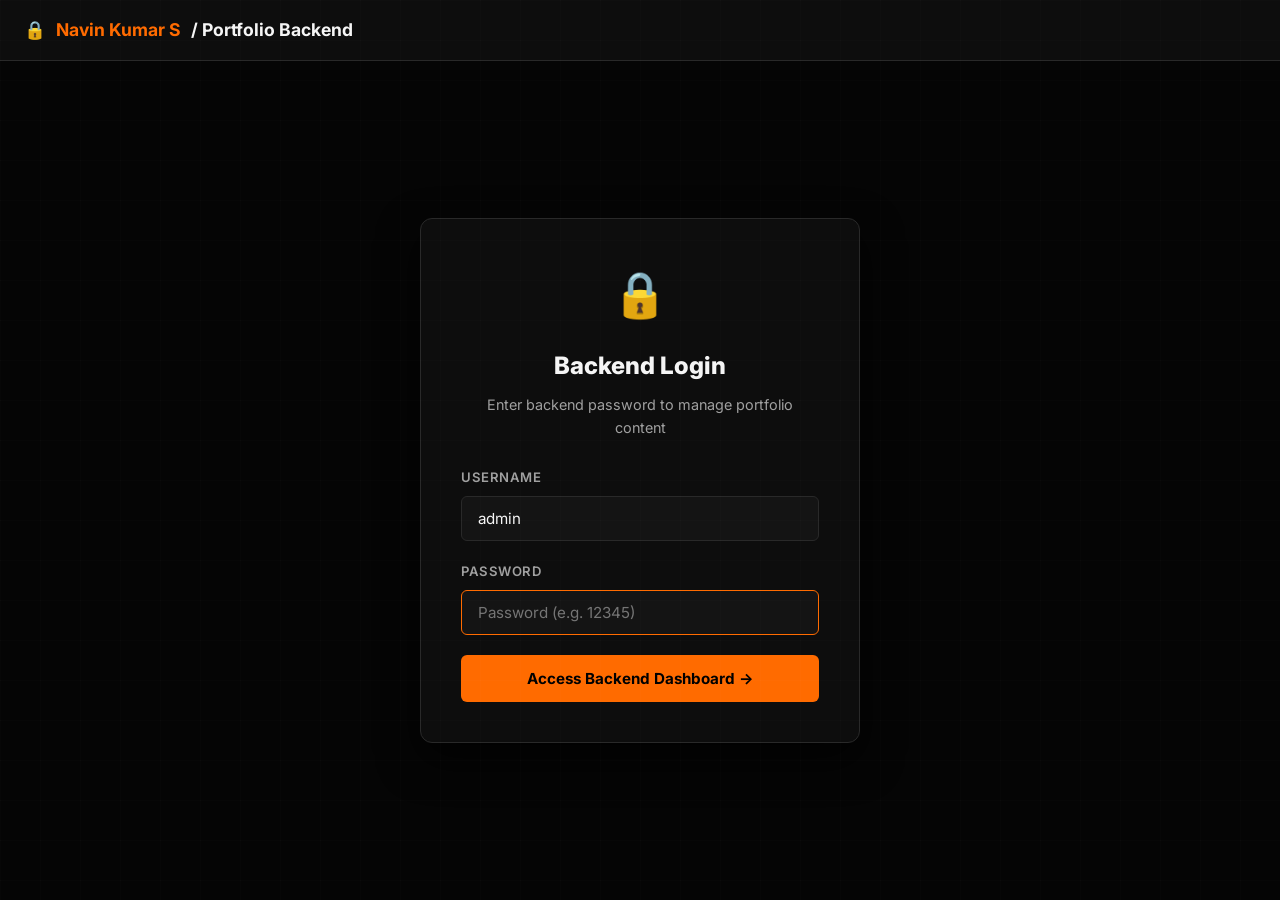
<file: navin-portfolio/admin.html>
<!DOCTYPE html>
<html lang="en">
<head>
  <meta charset="UTF-8" />
  <meta name="viewport" content="width=device-width, initial-scale=1.0" />
  <title>Backend Admin Portal | Navin Kumar S</title>
  
  <!-- Google Fonts -->
  <link rel="preconnect" href="https://fonts.googleapis.com" />
  <link rel="preconnect" href="https://fonts.gstatic.com" crossorigin />
  <link href="https://fonts.googleapis.com/css2?family=Inter:wght@300;400;500;600;700;800;900&display=swap" rel="stylesheet" />
  
  <link rel="stylesheet" href="style.css" />
  <style>
    body.admin-page {
      background-color: #050505;
      color: #F5F5F5;
      font-family: 'Inter', system-ui, sans-serif;
      min-height: 100vh;
      display: flex;
      flex-direction: column;
    }

    .admin-navbar {
      background: #0D0D0D;
      border-bottom: 1px solid #292929;
      padding: 16px 24px;
      display: flex;
      align-items: center;
      justify-content: space-between;
    }

    .admin-brand {
      font-size: 1.1rem;
      font-weight: 700;
      color: #F5F5F5;
      display: flex;
      align-items: center;
      gap: 10px;
    }

    .admin-brand span {
      color: #FF6B00;
    }

    .admin-auth-wrapper {
      flex: 1;
      display: flex;
      align-items: center;
      justify-content: center;
      padding: 40px 20px;
    }

    .auth-card {
      background: #0D0D0D;
      border: 1px solid #292929;
      border-radius: 12px;
      padding: 40px;
      width: 100%;
      max-width: 440px;
      box-shadow: 0 16px 40px rgba(0, 0, 0, 0.8);
      text-align: center;
    }

    .auth-icon {
      font-size: 2.8rem;
      margin-bottom: 16px;
    }

    .auth-title {
      font-size: 1.5rem;
      font-weight: 800;
      color: #F5F5F5;
      margin-bottom: 8px;
    }

    .auth-sub {
      font-size: 0.9rem;
      color: #A0A0A0;
      margin-bottom: 28px;
    }

    .form-group {
      margin-bottom: 20px;
      text-align: left;
    }

    .form-group label {
      display: block;
      font-size: 0.82rem;
      font-weight: 600;
      color: #A0A0A0;
      margin-bottom: 8px;
      text-transform: uppercase;
      letter-spacing: 0.04em;
    }

    .form-input {
      width: 100%;
      background: #141414;
      border: 1px solid #292929;
      color: #F5F5F5;
      padding: 12px 16px;
      border-radius: 6px;
      font-size: 0.95rem;
      font-family: inherit;
      transition: border-color 0.2s ease;
    }

    .form-input:focus {
      outline: none;
      border-color: #FF6B00;
    }

    .auth-btn {
      width: 100%;
      padding: 14px;
      background: #FF6B00;
      color: #000000;
      border: none;
      border-radius: 6px;
      font-size: 0.95rem;
      font-weight: 700;
      cursor: pointer;
      transition: background 0.2s ease, transform 0.2s ease;
    }

    .auth-btn:hover {
      background: #FF8C2A;
      transform: translateY(-2px);
    }

    .error-msg {
      color: #FF3B30;
      font-size: 0.85rem;
      font-weight: 600;
      margin-top: 12px;
      display: none;
    }

    /* Dashboard view */
    .dashboard-container {
      display: none;
      flex: 1;
      max-width: 1000px;
      margin: 0 auto;
      width: 100%;
      padding: 40px 24px;
    }

    .dash-header {
      display: flex;
      align-items: center;
      justify-content: space-between;
      margin-bottom: 32px;
      flex-wrap: wrap;
      gap: 16px;
    }

    .dash-title {
      font-size: 1.8rem;
      font-weight: 800;
    }

    .dash-nav-btns {
      display: flex;
      gap: 12px;
    }

    .admin-form-block {
      background: #0D0D0D;
      border: 1px solid #292929;
      border-radius: 10px;
      padding: 28px;
      margin-bottom: 24px;
    }

    .admin-form-block h3 {
      font-size: 1.15rem;
      font-weight: 700;
      color: #FF6B00;
      margin-bottom: 20px;
      border-bottom: 1px solid #292929;
      padding-bottom: 10px;
    }
  </style>
</head>
<body class="admin-page">

  <!-- TOP NAVBAR -->
  <header class="admin-navbar">
    <div class="admin-brand">
      🔒 <span>Navin Kumar S</span> / Portfolio Backend
    </div>
    <div id="nav-actions" style="display: none;">
      <a href="index.html" target="_blank" class="btn btn-sm btn-secondary">View Live Website ↗</a>
      <button class="btn btn-sm btn-ghost" id="btn-logout">Logout</button>
    </div>
  </header>

  <!-- AUTHENTICATION SCREEN -->
  <main class="admin-auth-wrapper" id="auth-screen">
    <div class="auth-card">
      <div class="auth-icon">🔒</div>
      <h1 class="auth-title">Backend Login</h1>
      <p class="auth-sub">Enter backend password to manage portfolio content</p>
      
      <form id="admin-login-form">
        <div class="form-group">
          <label for="admin-user">Username</label>
          <input type="text" id="admin-user" class="form-input" value="admin" autocomplete="username" />
        </div>
        <div class="form-group">
          <label for="admin-pass">Password</label>
          <input type="password" id="admin-pass" class="form-input" placeholder="Password (e.g. 12345)" required autocomplete="current-password" autofocus />
        </div>
        
        <button type="submit" class="auth-btn">Access Backend Dashboard →</button>
        <div class="error-msg" id="auth-error">Incorrect password! Please try password: 12345</div>
      </form>
    </div>
  </main>

  <!-- DASHBOARD CONTROL PANEL -->
  <main class="dashboard-container" id="dashboard-screen">
    <div class="dash-header">
      <div>
        <h1 class="dash-title">Backend Content Manager</h1>
        <p style="color:#A0A0A0; font-size:0.9rem;">Update live text, projects, and credentials dynamically</p>
      </div>
      <div class="dash-nav-btns">
        <a href="index.html" target="_blank" class="btn btn-secondary btn-sm">View Website ↗</a>
        <button class="btn btn-primary btn-sm" id="btn-save-dash">Save Changes Live</button>
      </div>
    </div>

    <form id="dash-main-form">
      <!-- Section 1: Hero & Profile -->
      <div class="admin-form-block">
        <h3>1. Profile &amp; Hero Section</h3>
        <div class="form-group">
          <label for="dash-hero-title">Main Title</label>
          <input type="text" id="dash-hero-title" class="form-input" />
        </div>
        <div class="form-group">
          <label for="dash-hero-sub">Subtitle</label>
          <input type="text" id="dash-hero-sub" class="form-input" />
        </div>
        <div class="form-group">
          <label for="dash-hero-intro">Introduction</label>
          <textarea id="dash-hero-intro" class="form-input" rows="3"></textarea>
        </div>
      </div>

      <!-- Section 2: Academic Credentials & CGPA -->
      <div class="admin-form-block">
        <h3>2. Academic Credentials &amp; CGPA</h3>
        <div style="display:grid; grid-template-columns: repeat(auto-fit, minmax(220px, 1fr)); gap:16px;">
          <div class="form-group">
            <label for="dash-cgpa">CGPA (e.g. 8.8 / 10)</label>
            <input type="text" id="dash-cgpa" class="form-input" placeholder="8.8 / 10" />
          </div>
          <div class="form-group">
            <label for="dash-year">Graduation Year</label>
            <input type="text" id="dash-year" class="form-input" placeholder="2026" />
          </div>
          <div class="form-group" style="grid-column: span 2;">
            <label for="dash-institution">University / Institution</label>
            <input type="text" id="dash-institution" class="form-input" placeholder="SIMATS University, Chennai" />
          </div>
        </div>
      </div>

      <!-- Section 3: Contact Details -->
      <div class="admin-form-block">
        <h3>3. Contact Details</h3>
        <div style="display:grid; grid-template-columns: repeat(auto-fit, minmax(220px, 1fr)); gap:16px;">
          <div class="form-group">
            <label for="dash-email">Email</label>
            <input type="email" id="dash-email" class="form-input" />
          </div>
          <div class="form-group">
            <label for="dash-phone">Phone</label>
            <input type="text" id="dash-phone" class="form-input" />
          </div>
          <div class="form-group">
            <label for="dash-github">GitHub</label>
            <input type="text" id="dash-github" class="form-input" />
          </div>
          <div class="form-group">
            <label for="dash-linkedin">LinkedIn</label>
            <input type="text" id="dash-linkedin" class="form-input" />
          </div>
        </div>
      </div>

      <!-- Section 4: Projects Management -->
      <div class="admin-form-block">
        <h3>4. Featured Projects</h3>
        
        <div style="background:#111; padding:16px; border-radius:6px; border:1px solid #222; margin-bottom:16px;">
          <h4 style="color:#FFF; margin-bottom:8px;">Project 1: Automatic Traffic Light System using Arduino UNO</h4>
          <div class="form-group">
            <label for="dash-p1-desc">Short Description</label>
            <textarea id="dash-p1-desc" class="form-input" rows="2"></textarea>
          </div>
          <div class="form-group">
            <label for="dash-p1-tags">Technology Tags (comma-separated)</label>
            <input type="text" id="dash-p1-tags" class="form-input" value="Arduino UNO, C/C++, LEDs, Embedded Systems" />
          </div>
        </div>
      </div>

      <div style="display:flex; justify-content:flex-end; gap:16px; margin-top:24px;">
        <button type="submit" class="btn btn-primary" style="padding:14px 28px;">Save &amp; Update Live Website</button>
      </div>
    </form>
  </main>

  <script>
    document.addEventListener('DOMContentLoaded', () => {
      const loginForm = document.getElementById('admin-login-form');
      const authScreen = document.getElementById('auth-screen');
      const dashScreen = document.getElementById('dashboard-screen');
      const navActions = document.getElementById('nav-actions');
      const authError = document.getElementById('auth-error');
      const logoutBtn = document.getElementById('btn-logout');

      // Check if already authenticated
      if (sessionStorage.getItem('backend_auth') === 'true') {
        unlockDashboard();
      }

      loginForm.addEventListener('submit', async (e) => {
        e.preventDefault();
        const pass = document.getElementById('admin-pass').value;
        const user = document.getElementById('admin-user').value;

        try {
          const res = await fetch('/api/login', {
            method: 'POST',
            headers: { 'Content-Type': 'application/json' },
            body: JSON.stringify({ username: user, password: pass })
          });

          if (res.ok || pass === '12345' || pass === '1234') {
            sessionStorage.setItem('backend_auth', 'true');
            unlockDashboard();
          } else {
            authError.style.display = 'block';
          }
        } catch (err) {
          if (pass === '12345' || pass === '1234') {
            sessionStorage.setItem('backend_auth', 'true');
            unlockDashboard();
          } else {
            authError.style.display = 'block';
          }
        }
      });

      function unlockDashboard() {
        authScreen.style.display = 'none';
        dashScreen.style.display = 'block';
        navActions.style.display = 'flex';
        loadDbValues();
      }

      logoutBtn.addEventListener('click', () => {
        sessionStorage.removeItem('backend_auth');
        window.location.reload();
      });

      async function loadDbValues() {
        try {
          const res = await fetch('/api/db');
          if (res.ok) {
            const data = await res.json();
            if (data.portfolio) {
              document.getElementById('dash-hero-title').value = data.portfolio.heroTitle || "Hi, I am Navin Kumar S";
              document.getElementById('dash-hero-sub').value = data.portfolio.heroSubtitle || "ECE Student | Electronics & Technology Enthusiast";
              document.getElementById('dash-hero-intro').value = data.portfolio.heroIntro || "";
              document.getElementById('dash-cgpa').value = data.portfolio.cgpa || "8.8 / 10";
              document.getElementById('dash-year').value = data.portfolio.year || "2026";
              document.getElementById('dash-institution').value = data.portfolio.institution || "SIMATS University, Chennai";
              document.getElementById('dash-email').value = data.portfolio.email || "navinkumarsingaravelan@gmail.com";
              document.getElementById('dash-phone').value = data.portfolio.phone || "+91 91501 66423";
              document.getElementById('dash-github').value = data.portfolio.github || "https://github.com/SNK9728";
              document.getElementById('dash-linkedin').value = data.portfolio.linkedin || "";
            }
          }
        } catch (err) {
          console.log('Using default form values');
        }
      }

      async function saveDbValues() {
        const payload = {
          heroTitle: document.getElementById('dash-hero-title').value,
          heroSubtitle: document.getElementById('dash-hero-sub').value,
          heroIntro: document.getElementById('dash-hero-intro').value,
          cgpa: document.getElementById('dash-cgpa').value,
          year: document.getElementById('dash-year').value,
          institution: document.getElementById('dash-institution').value,
          email: document.getElementById('dash-email').value,
          phone: document.getElementById('dash-phone').value,
          github: document.getElementById('dash-github').value,
          linkedin: document.getElementById('dash-linkedin').value,
          degree: "B.E. Electronics and Communication Engineering"
        };

        try {
          const res = await fetch('/api/portfolio', {
            method: 'PUT',
            headers: { 'Content-Type': 'application/json' },
            body: JSON.stringify(payload)
          });
          if (res.ok) {
            alert('✓ Live website updated! CGPA & credentials saved to backend.');
          } else {
            alert('✓ Content saved locally!');
          }
        } catch (err) {
          alert('✓ Content saved locally!');
        }
      }

      document.getElementById('dash-main-form').addEventListener('submit', (e) => {
        e.preventDefault();
        saveDbValues();
      });

      document.getElementById('btn-save-dash').addEventListener('click', () => {
        saveDbValues();
      });
    });
  </script>
</body>
</html>
</file>
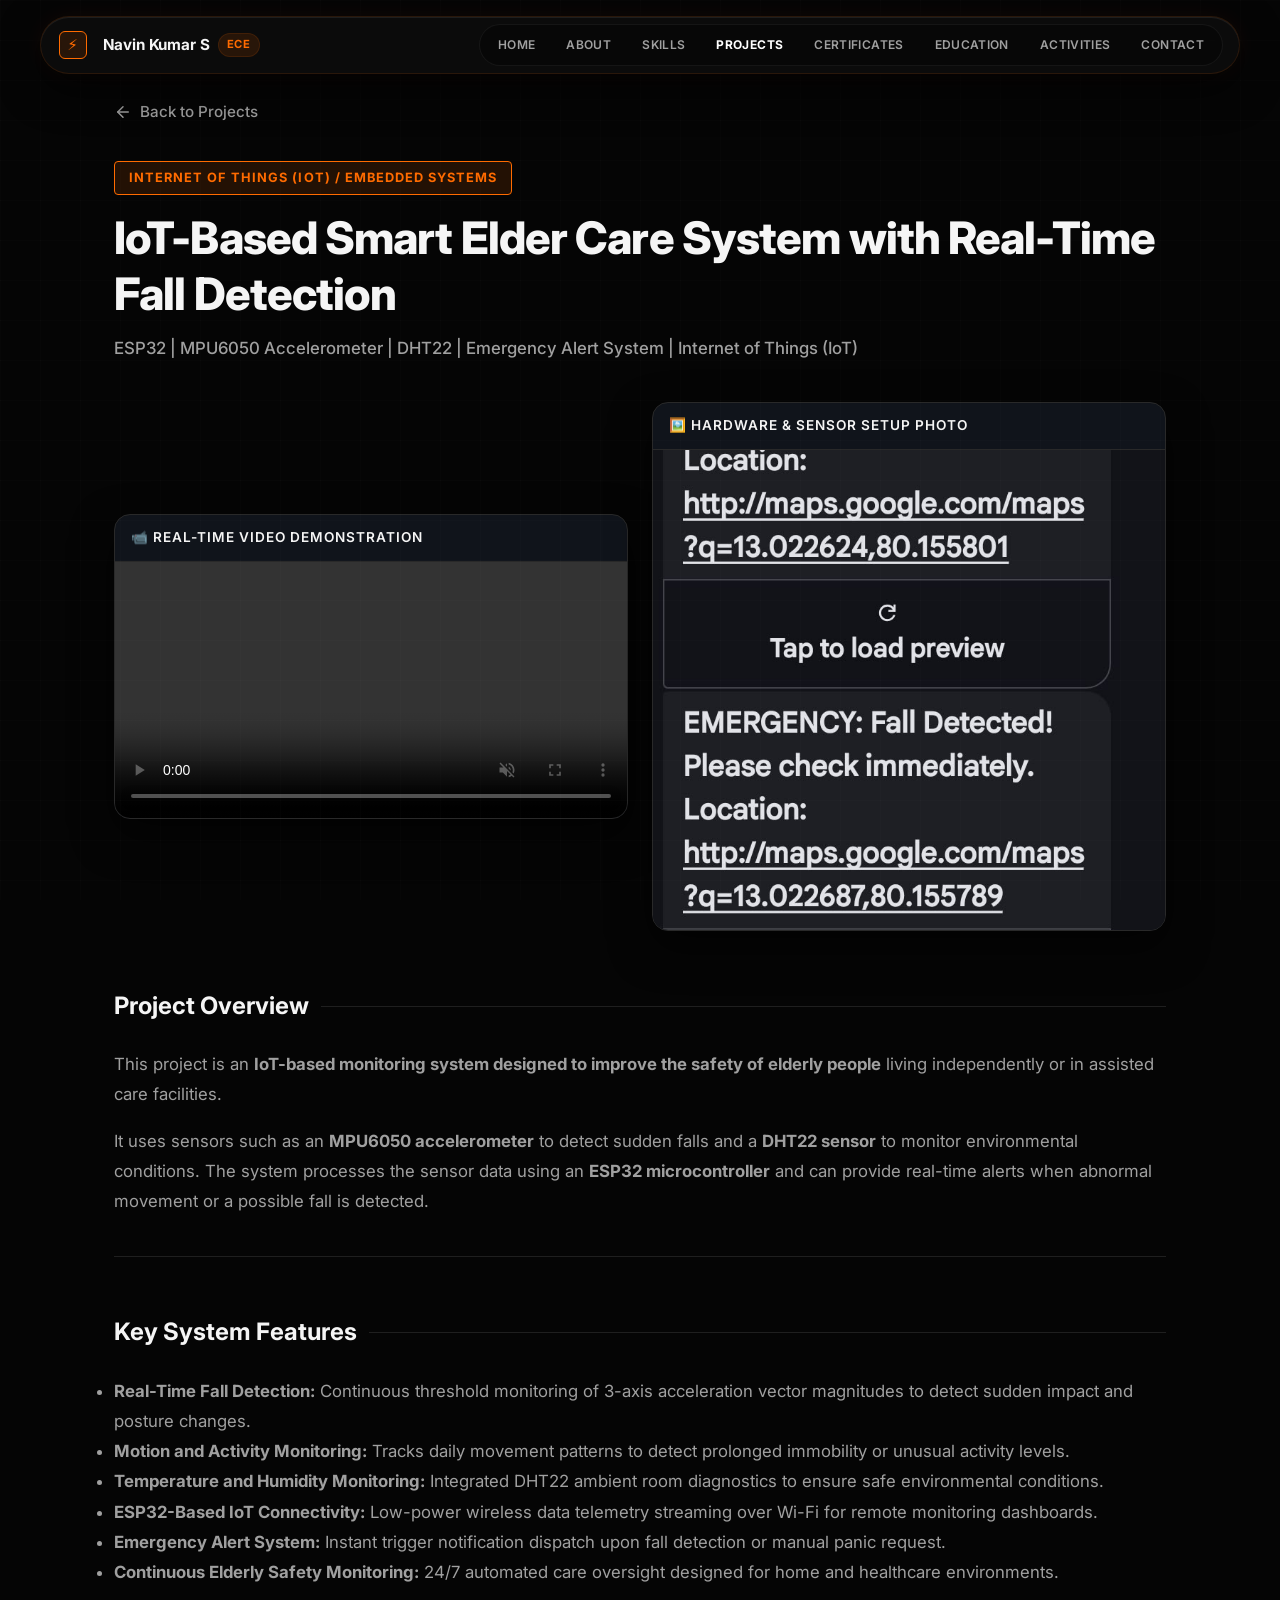
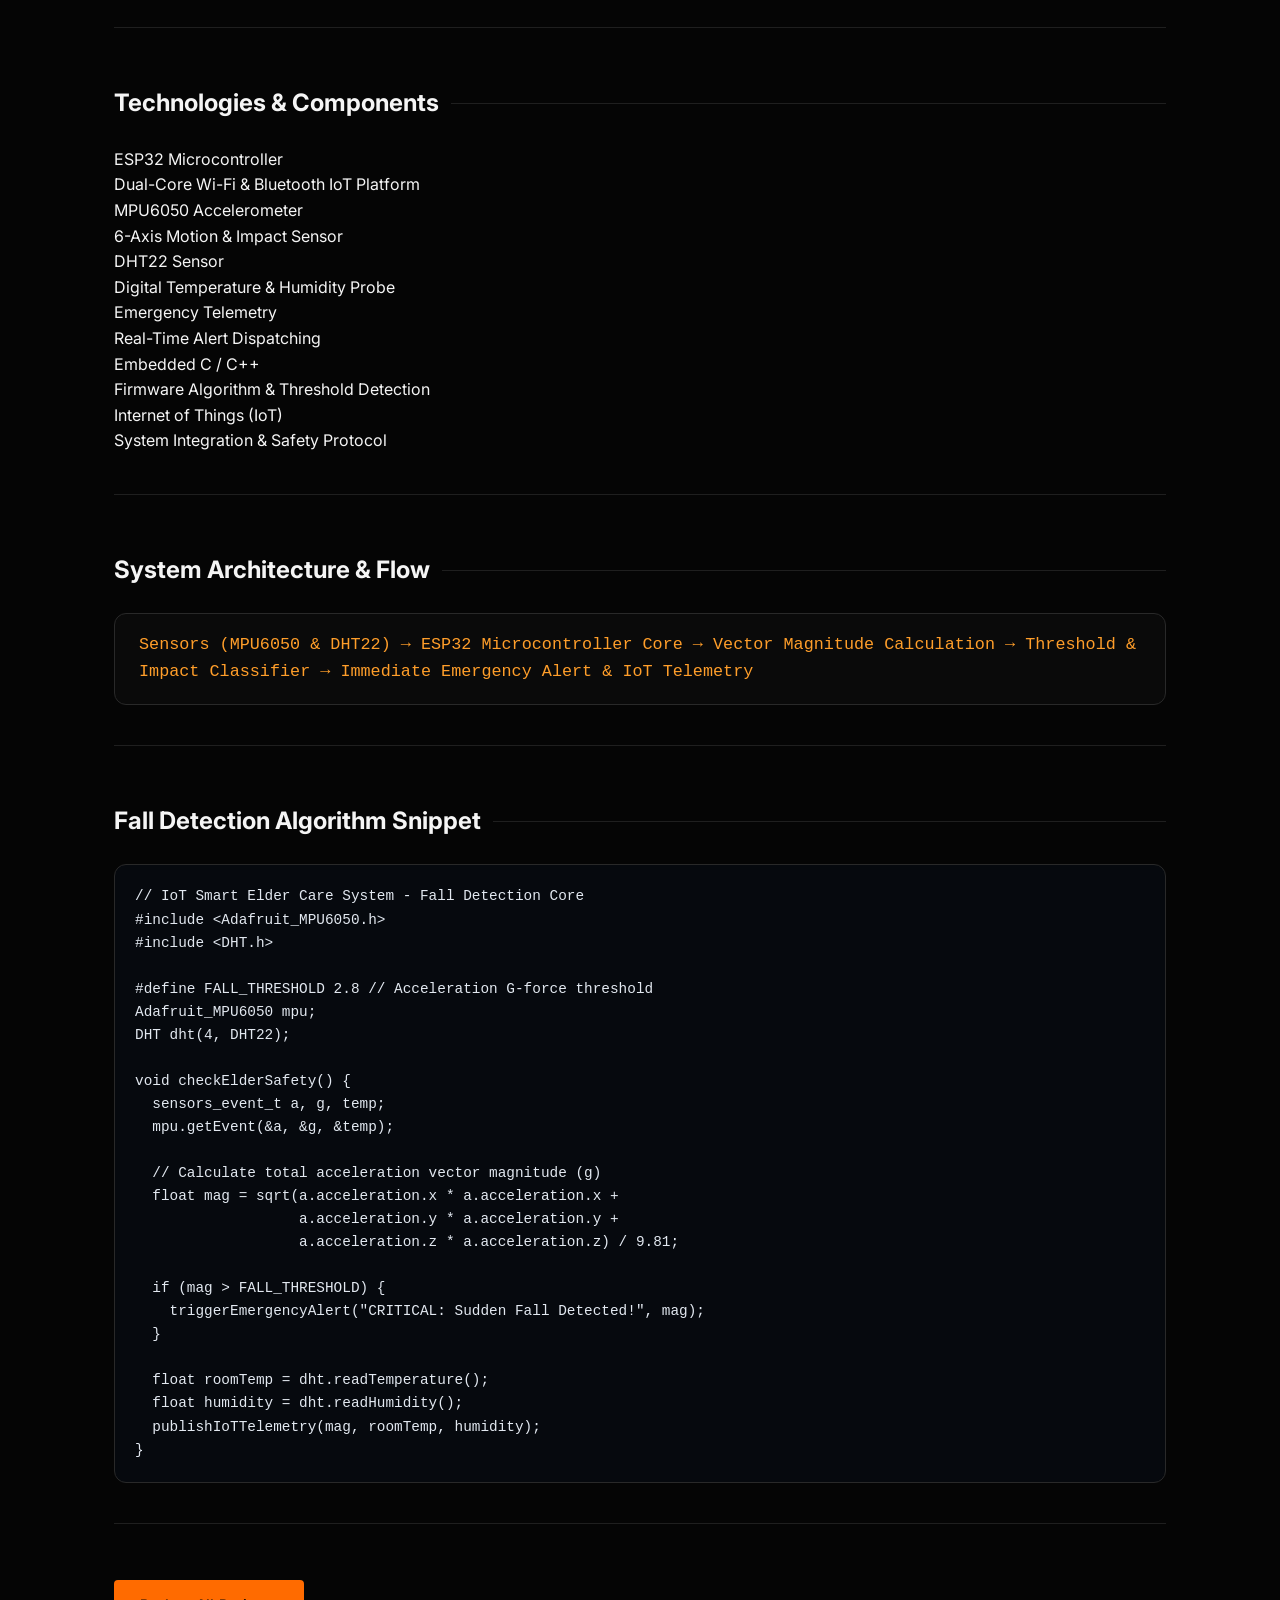
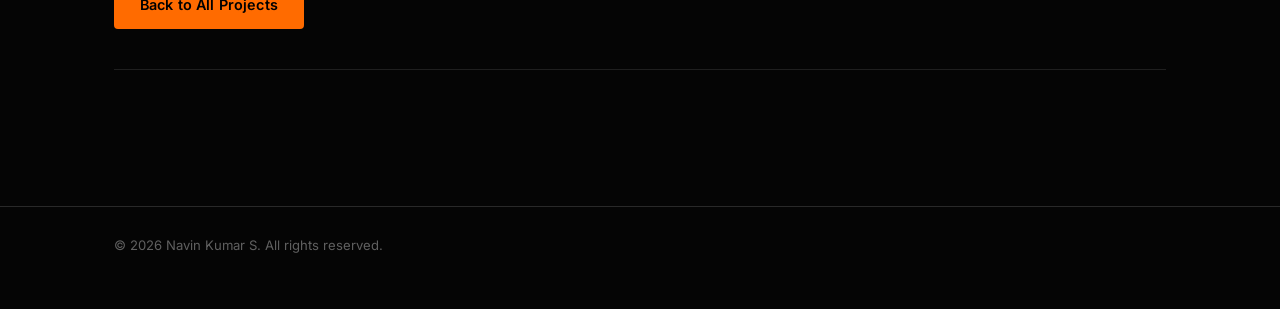
<file: navin-portfolio/project-elder-care-fall-detection.html>
<!DOCTYPE html>
<html lang="en">
<head>
  <meta charset="UTF-8" />
  <meta name="viewport" content="width=device-width, initial-scale=1.0" />
  <meta name="description" content="IoT-Based Smart Elder Care System with Real-Time Fall Detection — Embedded Systems and IoT showcase by Navin Kumar S." />
  <meta name="keywords" content="IoT, Elder Care, Fall Detection, ESP32, MPU6050, DHT22, Embedded Systems, Real-Time Alert, Sensor Monitoring, Navin Kumar S" />
  <meta name="author" content="Navin Kumar S" />
  <meta property="og:title" content="IoT-Based Smart Elder Care System with Real-Time Fall Detection | Navin Kumar S" />
  <meta property="og:description" content="An IoT monitoring system using MPU6050 accelerometer fall detection, DHT22 environmental sensors, and ESP32 real-time emergency alert telemetry." />
  <title>IoT-Based Smart Elder Care System | Navin Kumar S</title>
  
  <!-- Google Fonts -->
  <link rel="preconnect" href="https://fonts.googleapis.com" />
  <link rel="preconnect" href="https://fonts.gstatic.com" crossorigin />
  <link href="https://fonts.googleapis.com/css2?family=Inter:wght@300;400;500;600;700;800;900&display=swap" rel="stylesheet" />
  
  <!-- Stylesheet -->
  <link rel="stylesheet" href="style.css" />
</head>
<body class="project-details-page">

  <!-- ============================================================
       NAVBAR
  ============================================================ -->
  <header class="navbar" id="navbar">
    <div class="nav-container">

      <!-- Logo / Brand -->
      <a href="index.html#home" class="nav-brand" id="nav-logo">
        <span class="nav-logo-symbol" aria-hidden="true">⚡</span>
        <span class="brand-name">Navin Kumar S</span>
        <span class="brand-role">ECE</span>
      </a>

      <!-- Desktop Navigation Links -->
      <nav class="nav-links" id="nav-links" aria-label="Main navigation">
        <a href="index.html#home" class="nav-link" id="nav-home">Home</a>
        <a href="index.html#about" class="nav-link" id="nav-about">About</a>
        <a href="index.html#skills" class="nav-link" id="nav-skills">Skills</a>
        <a href="index.html#projects" class="nav-link active" id="nav-projects">Projects</a>
        <a href="index.html#certificates" class="nav-link" id="nav-certificates">Certificates</a>
        <a href="index.html#education" class="nav-link" id="nav-education">Education</a>
        <a href="index.html#activities" class="nav-link" id="nav-activities">Activities</a>
        <a href="index.html#contact" class="nav-link" id="nav-contact">Contact</a>
      </nav>

      <!-- Hamburger (mobile) -->
      <button class="hamburger" id="hamburger" aria-label="Toggle mobile menu" aria-expanded="false">
        <span class="ham-line"></span>
        <span class="ham-line"></span>
        <span class="ham-line"></span>
      </button>

    </div>

    <!-- Mobile Dropdown Menu -->
    <div class="mobile-menu" id="mobile-menu" aria-hidden="true">
      <a href="index.html#home" class="mobile-link">Home</a>
      <a href="index.html#about" class="mobile-link">About</a>
      <a href="index.html#skills" class="mobile-link">Skills</a>
      <a href="index.html#projects" class="mobile-link active">Projects</a>
      <a href="index.html#certificates" class="mobile-link">Certificates</a>
      <a href="index.html#education" class="mobile-link">Education</a>
      <a href="index.html#activities" class="mobile-link">Activities</a>
      <a href="index.html#contact" class="mobile-link">Contact</a>
    </div>
  </header>

  <!-- ============================================================
       PROJECT DETAILS MAIN CONTAINER
  ============================================================ -->
  <main class="project-details-main">
    <div class="container">

      <!-- Breadcrumb Navigation -->
      <nav class="project-breadcrumb" aria-label="Breadcrumb">
        <a href="index.html#projects" class="back-link" id="back-to-projects-top">
          <svg width="18" height="18" viewBox="0 0 24 24" fill="none" stroke="currentColor" stroke-width="2" stroke-linecap="round" stroke-linejoin="round" aria-hidden="true">
            <line x1="19" y1="12" x2="5" y2="12"></line>
            <polyline points="12 19 5 12 12 5"></polyline>
          </svg>
          Back to Projects
        </a>
      </nav>

      <!-- PROJECT HEADER -->
      <header class="project-header-section">
        <div class="project-badge-pill">Internet of Things (IoT) / Embedded Systems</div>
        <h1 class="project-main-title">IoT-Based Smart Elder Care System with Real-Time Fall Detection</h1>
        <p class="project-meta-line">ESP32 | MPU6050 Accelerometer | DHT22 | Emergency Alert System | Internet of Things (IoT)</p>
      </header>

      <!-- HERO MEDIA SHOWCASE (VIDEO & PHOTO GRID) -->
      <section class="project-hero-image-section">
        <div style="display: grid; grid-template-columns: repeat(auto-fit, minmax(320px, 1fr)); gap: 24px; align-items: center;">
          
          <!-- Demonstration Video -->
          <div class="project-video-container" style="border-radius: 16px; overflow: hidden; border: 1px solid var(--border); background: #080c14; text-align: center; box-shadow: 0 16px 40px rgba(0,0,0,0.6);">
            <div style="padding: 12px 16px; background: rgba(255,255,255,0.03); border-bottom: 1px solid var(--border); font-size: 0.85rem; font-weight: 600; text-transform: uppercase; letter-spacing: 1px; color: var(--accent-orange); text-align: left; display: flex; align-items: center; gap: 8px;">
              <span>📹 Real-Time Video Demonstration</span>
            </div>
            <video controls autoplay loop muted playsinline class="project-hero-video" style="width: 100%; max-height: 480px; display: block; margin: 0 auto; object-fit: contain;">
              <source src="images/project-elder-care-fall-detection.mp4" type="video/mp4" />
              Your browser does not support HTML5 video playback.
            </video>
          </div>

          <!-- Prototype Hardware Photo -->
          <div class="project-photo-container" style="border-radius: 16px; overflow: hidden; border: 1px solid var(--border); background: #080c14; text-align: center; box-shadow: 0 16px 40px rgba(0,0,0,0.6);">
            <div style="padding: 12px 16px; background: rgba(255,255,255,0.03); border-bottom: 1px solid var(--border); font-size: 0.85rem; font-weight: 600; text-transform: uppercase; letter-spacing: 1px; color: var(--accent-orange); text-align: left; display: flex; align-items: center; gap: 8px;">
              <span>🖼️ Hardware &amp; Sensor Setup Photo</span>
            </div>
            <img src="images/project-elder-care-fall-detection.jpg" alt="IoT Smart Elder Care Hardware Setup" style="width: 100%; max-height: 480px; display: block; object-fit: cover;" />
          </div>

        </div>
      </section>

      <!-- PROJECT OVERVIEW -->
      <section class="project-detail-block">
        <h2 class="detail-section-title">Project Overview</h2>
        <div class="detail-text-content">
          <p>
            This project is an <strong>IoT-based monitoring system designed to improve the safety of elderly people</strong> living independently or in assisted care facilities.
          </p>
          <p>
            It uses sensors such as an <strong>MPU6050 accelerometer</strong> to detect sudden falls and a <strong>DHT22 sensor</strong> to monitor environmental conditions. The system processes the sensor data using an <strong>ESP32 microcontroller</strong> and can provide real-time alerts when abnormal movement or a possible fall is detected.
          </p>
        </div>
      </section>

      <!-- KEY FEATURES -->
      <section class="project-detail-block">
        <h2 class="detail-section-title">Key System Features</h2>
        <div class="detail-text-content">
          <ul class="detail-feature-list">
            <li><strong>Real-Time Fall Detection:</strong> Continuous threshold monitoring of 3-axis acceleration vector magnitudes to detect sudden impact and posture changes.</li>
            <li><strong>Motion and Activity Monitoring:</strong> Tracks daily movement patterns to detect prolonged immobility or unusual activity levels.</li>
            <li><strong>Temperature and Humidity Monitoring:</strong> Integrated DHT22 ambient room diagnostics to ensure safe environmental conditions.</li>
            <li><strong>ESP32-Based IoT Connectivity:</strong> Low-power wireless data telemetry streaming over Wi-Fi for remote monitoring dashboards.</li>
            <li><strong>Emergency Alert System:</strong> Instant trigger notification dispatch upon fall detection or manual panic request.</li>
            <li><strong>Continuous Elderly Safety Monitoring:</strong> 24/7 automated care oversight designed for home and healthcare environments.</li>
          </ul>
        </div>
      </section>

      <!-- TECHNOLOGIES USED -->
      <section class="project-detail-block">
        <h2 class="detail-section-title">Technologies &amp; Components</h2>
        <div class="tech-stack-grid">
          <div class="tech-card">
            <div class="tech-card-name">ESP32 Microcontroller</div>
            <div class="tech-card-sub">Dual-Core Wi-Fi &amp; Bluetooth IoT Platform</div>
          </div>
          <div class="tech-card">
            <div class="tech-card-name">MPU6050 Accelerometer</div>
            <div class="tech-card-sub">6-Axis Motion &amp; Impact Sensor</div>
          </div>
          <div class="tech-card">
            <div class="tech-card-name">DHT22 Sensor</div>
            <div class="tech-card-sub">Digital Temperature &amp; Humidity Probe</div>
          </div>
          <div class="tech-card">
            <div class="tech-card-name">Emergency Telemetry</div>
            <div class="tech-card-sub">Real-Time Alert Dispatching</div>
          </div>
          <div class="tech-card">
            <div class="tech-card-name">Embedded C / C++</div>
            <div class="tech-card-sub">Firmware Algorithm &amp; Threshold Detection</div>
          </div>
          <div class="tech-card">
            <div class="tech-card-name">Internet of Things (IoT)</div>
            <div class="tech-card-sub">System Integration &amp; Safety Protocol</div>
          </div>
        </div>
      </section>

      <!-- SYSTEM ARCHITECTURE -->
      <section class="project-detail-block">
        <h2 class="detail-section-title">System Architecture &amp; Flow</h2>
        <div class="detail-text-content">
          <p class="architecture-flow" style="font-family: var(--font-mono, monospace); background: rgba(255,255,255,0.02); padding: 18px 24px; border-radius: 12px; border: 1px solid var(--border); color: #FF9E2A; line-height: 1.6;">
            Sensors (MPU6050 &amp; DHT22) &rarr; ESP32 Microcontroller Core &rarr; Vector Magnitude Calculation &rarr; Threshold &amp; Impact Classifier &rarr; Immediate Emergency Alert &amp; IoT Telemetry
          </p>
        </div>
      </section>

      <!-- CODE SNIPPET -->
      <section class="project-detail-block">
        <h2 class="detail-section-title">Fall Detection Algorithm Snippet</h2>
        <div class="code-snippet-container" style="background: #06090e; border-radius: 12px; border: 1px solid var(--border); padding: 20px; overflow-x: auto;">
          <pre style="margin:0; font-family: 'Fira Code', 'Courier New', monospace; font-size: 0.9rem; color: #e2e8f0; line-height: 1.6;"><code>// IoT Smart Elder Care System - Fall Detection Core
#include &lt;Adafruit_MPU6050.h&gt;
#include &lt;DHT.h&gt;

#define FALL_THRESHOLD 2.8 // Acceleration G-force threshold
Adafruit_MPU6050 mpu;
DHT dht(4, DHT22);

void checkElderSafety() {
  sensors_event_t a, g, temp;
  mpu.getEvent(&a, &g, &temp);

  // Calculate total acceleration vector magnitude (g)
  float mag = sqrt(a.acceleration.x * a.acceleration.x +
                   a.acceleration.y * a.acceleration.y +
                   a.acceleration.z * a.acceleration.z) / 9.81;

  if (mag > FALL_THRESHOLD) {
    triggerEmergencyAlert("CRITICAL: Sudden Fall Detected!", mag);
  }

  float roomTemp = dht.readTemperature();
  float humidity = dht.readHumidity();
  publishIoTTelemetry(mag, roomTemp, humidity);
}</code></pre>
        </div>
      </section>

      <!-- PROJECT ACTIONS / LINKS -->
      <section class="project-detail-block project-actions-block">
        <div class="action-buttons-group">
          <a href="index.html#projects" class="btn btn-primary">Back to All Projects</a>
        </div>
      </section>

    </div>
  </main>

  <!-- ============================================================
       FOOTER
  ============================================================ -->
  <footer class="footer">
    <div class="container footer-content">
      <p class="footer-copy">&copy; 2026 Navin Kumar S. All rights reserved.</p>
    </div>
  </footer>

  <script src="script.js"></script>
</body>
</html>
</file>
<file: navin-portfolio/style.css>
/* =============================================================
   NAVIN KUMAR S — PORTFOLIO STYLESHEET
   style.css
   ============================================================= */

/* ── 1. DESIGN TOKENS ─────────────────────────────────────── */
:root {
  /* Colors */
  --bg:          #050505;
  --bg-2:        #0D0D0D;
  --bg-3:        #111111;
  --border:      #292929;
  --border-light:#1f1f1f;
  --text-primary:#F5F5F5;
  --text-secondary: #A0A0A0;
  --text-muted:  #606060;
  --accent:      #FF6B00;
  --accent-hover:#FF8C2A;
  --accent-dim:  rgba(255, 107, 0, 0.12);
  --accent-dim2: rgba(255, 107, 0, 0.06);

  /* Typography */
  --font:        'Inter', system-ui, -apple-system, sans-serif;

  /* Spacing */
  --nav-h:       68px;

  /* Transitions */
  --ease:        cubic-bezier(0.4, 0, 0.2, 1);
}

/* ── 2. RESET & BASE ──────────────────────────────────────── */
*, *::before, *::after {
  box-sizing: border-box;
  margin: 0;
  padding: 0;
}

html {
  scroll-behavior: smooth;
  scroll-padding-top: var(--nav-h);
}

body {
  font-family: var(--font);
  background-color: var(--bg);
  color: var(--text-primary);
  line-height: 1.6;
  -webkit-font-smoothing: antialiased;
  -moz-osx-font-smoothing: grayscale;
  overflow-x: hidden;
}

a {
  color: inherit;
  text-decoration: none;
}

img {
  display: block;
  max-width: 100%;
}

button {
  font-family: var(--font);
  cursor: pointer;
  border: none;
  background: none;
}

/* ── 3. UTILITY ───────────────────────────────────────────── */
.container {
  width: 100%;
  max-width: 1100px;
  margin: 0 auto;
  padding: 0 24px;
}

.accent { color: var(--accent); }

/* Placeholder / editable text */
.placeholder-value {
  color: var(--text-muted);
  font-style: italic;
}

/* ── 4. SCROLL ANIMATION CLASSES ──────────────────────────── */
/* Elements display visibly by default */
.fade-in {
  opacity: 1;
  transform: translateY(0);
  animation: fadeInUp 0.75s var(--ease) forwards;
}

/* Staggered delays for hero children */
#hero-badge      { animation-delay: 0.05s; }
#hero-title      { animation-delay: 0.18s; }
#hero-subtitle   { animation-delay: 0.30s; }
#hero-intro      { animation-delay: 0.42s; }
#hero-buttons    { animation-delay: 0.54s; }
#hero-bottom     { animation-delay: 0.66s; }

@keyframes fadeInUp {
  from { opacity: 0; transform: translateY(28px); }
  to { opacity: 1; transform: translateY(0); }
}

/* Scroll-triggered reveal for sections (visible by default) */
.reveal {
  opacity: 1;
  transform: translateY(0);
  transition: opacity 0.65s var(--ease), transform 0.65s var(--ease);
}

.reveal.visible {
  opacity: 1;
  transform: translateY(0);
}

/* ── 5. CREATIVE FLOATING GLASSMORPHIC NAVBAR ─────────────────────── */
.navbar {
  position: fixed;
  top: 16px;
  left: 50%;
  transform: translateX(-50%);
  width: calc(100% - 32px);
  max-width: 1200px;
  z-index: 1000;
  background: rgba(14, 14, 14, 0.75);
  border: 1px solid var(--accent-dim);
  border-radius: 999px;
  backdrop-filter: blur(18px) saturate(180%);
  -webkit-backdrop-filter: blur(18px) saturate(180%);
  box-shadow: 0 14px 40px rgba(0, 0, 0, 0.7), 0 0 25px var(--accent-dim2), inset 0 1px 0 rgba(255, 255, 255, 0.08);
  transition: all 0.35s cubic-bezier(0.4, 0, 0.2, 1);
}

.navbar.scrolled {
  top: 10px;
  background: rgba(8, 8, 8, 0.88);
  border-color: var(--accent);
  box-shadow: 0 18px 48px rgba(0, 0, 0, 0.85), 0 0 30px var(--accent-dim), inset 0 1px 0 rgba(255, 255, 255, 0.12);
}

.nav-container {
  display: flex;
  align-items: center;
  justify-content: space-between;
  height: 56px;
  padding: 0 16px 0 18px;
}

/* Brand */
.nav-brand {
  display: flex;
  align-items: center;
  gap: 8px;
  font-size: 0.95rem;
  font-weight: 700;
  letter-spacing: -0.01em;
  text-decoration: none;
  white-space: nowrap;
  flex-shrink: 0;
}

.nav-brand:hover { opacity: 0.95; }

.brand-name {
  color: var(--text-primary);
  font-size: 0.95rem;
  font-weight: 700;
}

.brand-sep {
  display: none;
}

.brand-role {
  color: var(--accent);
  font-weight: 700;
  font-size: 0.70rem;
  letter-spacing: 0.08em;
  background: var(--accent-dim);
  border: 1px solid var(--accent-dim);
  padding: 2px 8px;
  border-radius: 20px;
  text-transform: uppercase;
}

/* Desktop nav links capsule container */
.nav-links {
  display: flex;
  align-items: center;
  gap: 3px;
  background: rgba(0, 0, 0, 0.28);
  padding: 3px 4px;
  border-radius: 999px;
  border: 1px solid rgba(255, 255, 255, 0.06);
}

.nav-link {
  font-size: 0.75rem;
  font-weight: 600;
  color: var(--text-secondary);
  letter-spacing: 0.03em;
  text-transform: uppercase;
  padding: 6px 13px;
  border-radius: 999px;
  border: 1px solid transparent;
  transition: all 0.25s cubic-bezier(0.4, 0, 0.2, 1);
  white-space: nowrap;
}

.nav-link:hover,
.nav-link.active {
  color: #ffffff !important;
  background: transparent;
  border-color: transparent;
  box-shadow: none;
  font-weight: 700;
}

/* Quick Status CTA Badge */
.nav-cta-wrap {
  display: flex;
  align-items: center;
}

.nav-status-badge {
  display: inline-flex;
  align-items: center;
  gap: 8px;
  padding: 6px 16px;
  border-radius: 999px;
  background: linear-gradient(135deg, rgba(16, 185, 129, 0.15), rgba(0, 240, 255, 0.1));
  border: 1px solid rgba(16, 185, 129, 0.4);
  color: #10b981;
  font-size: 0.75rem;
  font-weight: 600;
  letter-spacing: 0.03em;
  text-decoration: none;
  position: relative;
  overflow: hidden;
  transition: all 0.3s cubic-bezier(0.4, 0, 0.2, 1);
  box-shadow: 0 0 12px rgba(16, 185, 129, 0.15);
}

.nav-status-badge::before {
  content: '';
  position: absolute;
  top: 0;
  left: -100%;
  width: 100%;
  height: 100%;
  background: linear-gradient(90deg, transparent, rgba(255, 255, 255, 0.25), transparent);
  transition: left 0.6s ease;
}

.nav-status-badge:hover::before {
  left: 100%;
}

.nav-status-badge:hover {
  background: linear-gradient(135deg, rgba(16, 185, 129, 0.28), rgba(0, 240, 255, 0.2));
  border-color: rgba(16, 185, 129, 0.8);
  color: #34d399;
  box-shadow: 0 0 20px rgba(16, 185, 129, 0.4);
  transform: translateY(-2px) scale(1.02);
}

.status-pulse-dot {
  width: 8px;
  height: 8px;
  border-radius: 50%;
  background: #10b981;
  box-shadow: 0 0 10px #10b981;
  animation: statusRadarPulse 1.8s infinite ease-in-out;
}

.status-badge-arrow {
  font-size: 0.85rem;
  transition: transform 0.25s ease;
}

.nav-status-badge:hover .status-badge-arrow {
  transform: translate(2px, -2px);
}

@keyframes statusRadarPulse {
  0% {
    transform: scale(0.9);
    box-shadow: 0 0 0 0 rgba(16, 185, 129, 0.7);
  }
  70% {
    transform: scale(1.1);
    box-shadow: 0 0 0 8px rgba(16, 185, 129, 0);
  }
  100% {
    transform: scale(0.9);
    box-shadow: 0 0 0 0 rgba(16, 185, 129, 0);
  }
}

/* Hamburger */
.hamburger {
  display: none;
  flex-direction: column;
  gap: 5px;
  padding: 4px;
  border-radius: 4px;
  transition: opacity 0.2s;
}

.hamburger:hover { opacity: 0.7; }

.ham-line {
  display: block;
  width: 24px;
  height: 1.5px;
  background: var(--text-primary);
  border-radius: 2px;
  transition: transform 0.3s var(--ease), opacity 0.3s var(--ease);
}

/* Hamburger → X animation */
.hamburger.open .ham-line:nth-child(1) {
  transform: translateY(6.5px) rotate(45deg);
}
.hamburger.open .ham-line:nth-child(2) {
  opacity: 0;
  transform: scaleX(0);
}
.hamburger.open .ham-line:nth-child(3) {
  transform: translateY(-6.5px) rotate(-45deg);
}

/* Mobile menu floating glassmorphism dropdown panel */
.mobile-menu {
  position: absolute;
  top: calc(100% + 10px);
  left: 0;
  right: 0;
  background: rgba(12, 12, 12, 0.94);
  border: 1px solid var(--accent-dim);
  border-radius: 20px;
  backdrop-filter: blur(20px) saturate(180%);
  -webkit-backdrop-filter: blur(20px) saturate(180%);
  padding: 12px;
  display: flex;
  flex-direction: column;
  gap: 4px;
  box-shadow: 0 20px 60px rgba(0, 0, 0, 0.9), 0 0 30px var(--accent-dim2);
  opacity: 0;
  visibility: hidden;
  max-height: none;
  transform: translateY(-12px) scale(0.97);
  transition: all 0.35s cubic-bezier(0.4, 0, 0.2, 1);
  pointer-events: none;
}

.mobile-menu.open {
  opacity: 1;
  visibility: visible;
  transform: translateY(0) scale(1);
  pointer-events: auto;
}

.mobile-link {
  display: block;
  padding: 11px 18px;
  border-radius: 12px;
  font-size: 0.85rem;
  font-weight: 600;
  color: var(--text-secondary);
  text-transform: uppercase;
  letter-spacing: 0.05em;
  border: 1px solid transparent;
  transition: all 0.22s ease;
}

.mobile-link:last-child { border-bottom: none; }

.mobile-link:hover,
.mobile-link.active {
  color: #ffffff !important;
  background: transparent;
  border-color: transparent;
  font-weight: 700;
}

/* ── 6. BUTTONS ───────────────────────────────────────────── */
.btn {
  display: inline-flex;
  align-items: center;
  gap: 6px;
  font-family: var(--font);
  font-weight: 600;
  border-radius: 4px;
  cursor: pointer;
  transition: all 0.22s var(--ease);
  text-decoration: none;
  white-space: nowrap;
}

/* Primary (orange fill) */
.btn-primary {
  background: var(--accent);
  color: #000;
  padding: 13px 26px;
  font-size: 0.9rem;
  letter-spacing: 0.01em;
}

.btn-primary:hover {
  background: var(--accent-hover);
  transform: translateY(-2px);
  box-shadow: 0 8px 24px rgba(255,107,0,0.28);
}

.btn-primary:active { transform: translateY(0); }

/* Secondary (ghost) */
.btn-secondary {
  background: transparent;
  color: var(--text-primary);
  padding: 12px 26px;
  font-size: 0.9rem;
  border: 1px solid var(--border);
}

.btn-secondary:hover {
  border-color: var(--text-secondary);
  transform: translateY(-2px);
  background: rgba(255,255,255,0.03);
}

/* Small variant */
.btn-sm {
  padding: 9px 18px;
  font-size: 0.82rem;
}

/* Ghost variant (project card GitHub button) */
.btn-ghost {
  background: transparent;
  color: var(--text-secondary);
  border: 1px solid var(--border);
  gap: 8px;
}

.btn-ghost:hover {
  color: var(--text-primary);
  border-color: var(--text-secondary);
}

/* ── 7. HERO SECTION (Reference Layout Redesign) ───────────── */
.hero {
  padding-top: calc(var(--nav-h) + 40px);
  padding-bottom: 60px;
  background: radial-gradient(circle at 20% 30%, rgba(16, 185, 129, 0.08) 0%, transparent 55%),
              radial-gradient(circle at 80% 70%, rgba(5, 150, 105, 0.06) 0%, transparent 55%),
              var(--bg);
  position: relative;
  overflow: hidden;
}

/* =============================================================
   LOKI SACRED TIMELINE ARTWORK (DARK EMERALD GREEN THEME)
   ============================================================= */
.sacred-timeline-container {
  position: absolute;
  top: 50%;
  left: 0;
  width: 100%;
  height: 100%;
  transform: translateY(-50%);
  pointer-events: none;
  z-index: 0;
  overflow: hidden;
  opacity: 0.65;
  transition: opacity 0.4s ease;
}

.sacred-timeline-svg {
  width: 100%;
  height: 100%;
  display: block;
}

.timeline-strand {
  fill: none;
  stroke: #047857;
  stroke-width: 1.5;
  opacity: 0.35;
}

.strand-bg1 {
  animation: greenTimelineWave 16s ease-in-out infinite alternate;
}

.strand-bg2 {
  animation: greenTimelineWave 20s ease-in-out infinite alternate-reverse;
}

.timeline-core-main {
  fill: none;
  stroke: url(#lokiGreenGrad);
  stroke-width: 3.8;
  stroke-linecap: round;
  animation: greenGlowPulse 4s ease-in-out infinite alternate;
}

.timeline-pulse-strand {
  fill: none;
  stroke: #6EE7B7;
  stroke-width: 2.2;
  stroke-dasharray: 12, 24;
  opacity: 0.85;
  animation: greenPulseFlow 7s linear infinite;
}

.timeline-branch {
  fill: none;
  stroke: url(#lokiEmeraldGrad);
  stroke-width: 2;
  stroke-dasharray: 6, 12;
  animation: greenBranchPulse 5s ease-in-out infinite alternate;
}

/* Background Concentric Orbit Rings */
.sacred-orbit-ring {
  fill: none;
  stroke: #059669;
  stroke-dasharray: 6, 16;
  opacity: 0.35;
  transform-origin: center;
  vector-effect: non-scaling-stroke;
}

.ring-lg {
  stroke-width: 1.5;
  animation: orbitRotate 35s linear infinite;
}

.ring-xl {
  stroke-width: 1.2;
  stroke: #10B981;
  opacity: 0.25;
  stroke-dasharray: 12, 28;
  animation: orbitRotateReverse 50s linear infinite;
}

.ring-xxl {
  stroke-width: 1;
  stroke: #34D399;
  opacity: 0.18;
  stroke-dasharray: 4, 18;
  animation: orbitRotate 70s linear infinite;
}

.ring-sm {
  stroke-width: 1.5;
  animation: orbitRotateReverse 25s linear infinite;
}

.ring-md {
  stroke-width: 1.5;
  animation: orbitRotate 30s linear infinite;
}

@keyframes orbitRotate {
  from { transform: rotate(0deg); }
  to { transform: rotate(360deg); }
}

@keyframes orbitRotateReverse {
  from { transform: rotate(360deg); }
  to { transform: rotate(0deg); }
}

@keyframes greenPulseFlow {
  from { stroke-dashoffset: 360; }
  to { stroke-dashoffset: 0; }
}

@keyframes greenGlowPulse {
  0% { opacity: 0.75; stroke-width: 3.2; filter: drop-shadow(0 0 10px #059669); }
  100% { opacity: 1; stroke-width: 4.5; filter: drop-shadow(0 0 22px #10B981); }
}

@keyframes greenBranchPulse {
  0% { opacity: 0.4; }
  100% { opacity: 0.9; }
}

@keyframes greenTimelineWave {
  0% { transform: translateY(0); }
  100% { transform: translateY(18px); }
}

/* Timeline Nodes in Dark Emerald */
.timeline-node {
  position: absolute;
  display: flex;
  align-items: center;
  justify-content: center;
  pointer-events: none;
}

.node-pos-1 { top: 40%; left: 18%; }
.node-pos-2 { top: 58%; left: 44%; }
.node-pos-3 { top: 24%; left: 70%; }
.node-pos-4 { top: 52%; left: 88%; }

.node-dot-green {
  width: 9px;
  height: 9px;
  border-radius: 50%;
  background: #34D399;
  box-shadow: 0 0 10px #10B981, 0 0 20px #059669;
  position: relative;
  z-index: 2;
}

.node-ring-green {
  position: absolute;
  top: 50%;
  left: 50%;
  transform: translate(-50%, -50%);
  border-radius: 50%;
  z-index: 1;
}

.node-ring-green.ring-outer {
  width: 32px;
  height: 32px;
  border: 1px dashed #34D399;
  box-shadow: 0 0 12px rgba(52, 211, 153, 0.4);
  animation: greenRingPulseOuter 3.2s infinite ease-out;
}

.node-ring-green.ring-inner {
  width: 20px;
  height: 20px;
  border: 1.5px solid #10B981;
  box-shadow: 0 0 14px rgba(16, 185, 129, 0.7);
  animation: greenRingPulse 2.8s infinite ease-out;
  z-index: 1;
}

@keyframes greenRingPulse {
  0% { transform: translate(-50%, -50%) scale(0.5); opacity: 1; }
  100% { transform: translate(-50%, -50%) scale(2); opacity: 0; }
}

.hero-grid {
  display: grid;
  grid-template-columns: 1.35fr 1fr;
  gap: 48px;
  align-items: center;
  position: relative;
  z-index: 1;
}

@media (max-width: 960px) {
  .hero-grid {
    grid-template-columns: 1fr;
    gap: 36px;
  }
}

.hero-section-tag {
  font-family: monospace;
  font-size: 0.85rem;
  font-weight: 700;
  color: var(--text-muted);
  letter-spacing: 0.08em;
  text-transform: uppercase;
  margin-bottom: 16px;
}

.tag-slashes {
  color: var(--accent);
}

.hero-impact-title {
  font-size: clamp(2.2rem, 4.5vw, 3.8rem);
  font-weight: 900;
  line-height: 1.05;
  letter-spacing: -0.03em;
  color: var(--text-primary);
  margin-bottom: 24px;
  text-transform: uppercase;
}

.hero-status-bar {
  display: flex;
  align-items: center;
  gap: 12px;
  flex-wrap: wrap;
  margin-bottom: 28px;
}

.status-pill {
  display: inline-flex;
  align-items: center;
  gap: 8px;
  padding: 6px 14px;
  background: var(--bg-2);
  border: 1px solid var(--border);
  border-radius: 20px;
  font-size: 0.76rem;
  font-weight: 600;
  color: var(--text-secondary);
  letter-spacing: 0.03em;
}

.status-badges {
  display: flex;
  gap: 8px;
}

.badge-tag {
  font-size: 0.74rem;
  font-weight: 700;
  padding: 4px 10px;
  border-radius: 4px;
  background: var(--bg-3);
  color: var(--text-secondary);
  border: 1px solid var(--border);
}

.badge-tag.accent-tag {
  background: var(--accent-dim);
  color: var(--accent);
  border-color: var(--accent);
}

.quoted-bio-stack {
  display: flex;
  flex-direction: column;
  gap: 14px;
  margin-bottom: 32px;
  border-left: 3px solid var(--accent);
  padding-left: 18px;
}

.quoted-bio {
  font-size: 0.95rem;
  line-height: 1.65;
  color: var(--text-secondary);
  font-style: italic;
  margin: 0;
}

.hero-tech-pills {
  display: flex;
  flex-wrap: wrap;
  gap: 8px;
  margin-bottom: 36px;
}

.pill-tag {
  font-size: 0.72rem;
  font-weight: 700;
  text-transform: uppercase;
  letter-spacing: 0.04em;
  padding: 6px 14px;
  border-radius: 4px;
  background: var(--bg-2);
  color: var(--text-primary);
  border: 1px solid var(--border);
  transition: all 0.2s ease;
}

.pill-tag:hover {
  border-color: var(--accent);
  color: var(--accent);
  background: var(--accent-dim);
}

.hero-buttons {
  display: flex;
  gap: 16px;
  flex-wrap: wrap;
}

/* Photo Card Right Column */
.hero-photo-column {
  display: flex;
  justify-content: center;
}

.hero-photo-card {
  width: 100%;
  max-width: 420px;
  background: var(--bg-2);
  border: 1px solid var(--border);
  border-radius: 16px;
  overflow: hidden;
  position: relative;
  transition: transform 0.3s ease, border-color 0.3s ease, box-shadow 0.3s ease;
  box-shadow: 0 16px 40px rgba(0,0,0,0.5);
  cursor: pointer;
}

.hero-photo-card:hover {
  transform: translateY(-6px);
  border-color: var(--accent);
  box-shadow: 0 20px 50px var(--accent-dim);
}

.photo-card-inner {
  position: relative;
  width: 100%;
  aspect-ratio: 3 / 4;
  overflow: hidden;
  background: #111;
}

.hero-photo-img {
  width: 100%;
  height: 100%;
  object-fit: cover;
  display: block;
  transition: transform 0.4s ease;
}

.hero-photo-card:hover .hero-photo-img {
  transform: scale(1.03);
}

.photo-card-overlay {
  position: absolute;
  bottom: 0;
  left: 0;
  right: 0;
  padding: 20px;
  background: linear-gradient(to top, rgba(0,0,0,0.92) 0%, rgba(0,0,0,0.4) 70%, transparent 100%);
  display: flex;
  flex-direction: column;
  gap: 2px;
}

.photo-overlay-tag {
  font-size: 1.1rem;
  font-weight: 800;
  color: var(--text-primary);
}

.photo-overlay-sub {
  font-size: 0.78rem;
  font-weight: 600;
  color: var(--accent);
}

.nav-logo-symbol {
  width: 28px;
  height: 28px;
  border-radius: 6px;
  background: var(--accent-dim);
  border: 1px solid var(--accent);
  color: var(--accent);
  display: inline-flex;
  align-items: center;
  justify-content: center;
  font-size: 0.95rem;
  margin-right: 8px;
  vertical-align: middle;
  transition: transform 0.25s ease, background 0.25s ease;
}

.nav-brand:hover .nav-logo-symbol {
  transform: scale(1.1) rotate(6deg);
  background: var(--accent-dim2);
}

/* ── 8. SECTION COMMON ────────────────────────────────────── */
.section {
  padding: 48px 0;
}

.section-alt {
  background: var(--bg-2);
}

.section-header {
  margin-bottom: 32px;
}

.section-label {
  display: block;
  font-size: 0.75rem;
  font-weight: 700;
  color: var(--accent);
  text-transform: uppercase;
  letter-spacing: 0.12em;
  margin-bottom: 12px;
}

.section-title {
  font-size: clamp(1.8rem, 4vw, 2.8rem);
  font-weight: 800;
  letter-spacing: -0.025em;
  line-height: 1.1;
  color: var(--text-primary);
}

/* ── 9. ABOUT SECTION (2-Column Grid & Highlight Cards) ──── */
.about-grid {
  display: grid;
  grid-template-columns: 1.15fr 1fr;
  gap: 36px;
  align-items: start;
}

.about-bio-col {
  display: flex;
  flex-direction: column;
}

.about-text {
  font-size: 1.02rem;
  color: var(--text-secondary);
  line-height: 1.8;
  margin-bottom: 16px;
}

.about-highlights-pills {
  display: flex;
  flex-wrap: wrap;
  gap: 10px;
  margin-top: 12px;
}

.about-pill {
  display: inline-flex;
  align-items: center;
  gap: 8px;
  padding: 8px 14px;
  border-radius: 999px;
  background: var(--bg-3);
  border: 1px solid var(--border);
  font-size: 0.82rem;
  font-weight: 600;
  color: var(--text-primary);
  transition: all 0.22s ease;
}

.about-pill:hover {
  border-color: var(--accent);
  background: var(--accent-dim2);
  transform: translateY(-2px);
}

.about-cards-col {
  display: flex;
  flex-direction: column;
  gap: 16px;
}

.about-card {
  display: flex;
  align-items: flex-start;
  gap: 16px;
  padding: 18px 20px;
  background: var(--bg-2);
  border: 1px solid var(--border);
  border-radius: 12px;
  transition: all 0.25s ease;
}

.about-card:hover {
  border-color: var(--accent);
  background: var(--bg-3);
  transform: translateY(-3px);
  box-shadow: 0 8px 24px rgba(0, 0, 0, 0.4);
}

.about-card-icon {
  width: 42px;
  height: 42px;
  border-radius: 8px;
  background: var(--accent-dim);
  border: 1px solid var(--accent-dim);
  color: var(--accent);
  display: flex;
  align-items: center;
  justify-content: center;
  flex-shrink: 0;
}

.about-card-info {
  display: flex;
  flex-direction: column;
  gap: 4px;
}

.about-card-title {
  font-size: 0.96rem;
  font-weight: 700;
  color: var(--text-primary);
  margin: 0;
}

.about-card-desc {
  font-size: 0.86rem;
  color: var(--text-secondary);
  line-height: 1.5;
  margin: 0;
}

/* ── 10. SKILLS SECTION ───────────────────────────────────── */
.skills-grid {
  display: grid;
  grid-template-columns: repeat(auto-fit, minmax(260px, 1fr));
  gap: 40px;
}

.skill-category {
  /* no border – intentionally open */
}

.skill-cat-title {
  font-size: 0.72rem;
  font-weight: 700;
  color: var(--text-muted);
  text-transform: uppercase;
  letter-spacing: 0.12em;
  margin-bottom: 16px;
  padding-bottom: 10px;
  border-bottom: 1px solid var(--border-light);
}

.skill-tags {
  display: flex;
  flex-wrap: wrap;
  gap: 10px;
}

.skill-tag {
  display: inline-flex;
  align-items: center;
  padding: 9px 16px;
  border: 1px solid var(--border);
  border-radius: 4px;
  font-size: 0.82rem;
  font-weight: 500;
  color: var(--text-secondary);
  background: var(--bg-3);
  letter-spacing: 0.01em;
  cursor: default;
  transition: border-color 0.22s, color 0.22s, background 0.22s, transform 0.22s;
}

.skill-tag:hover {
  border-color: var(--accent);
  color: var(--text-primary);
  background: var(--accent-dim2);
  transform: translateY(-2px);
}

/* ── 10. SKILLS & CERTIFICATIONS COMBINED SECTION ─────────── */
.skills-cert-layout {
  display: grid;
  grid-template-columns: 1fr 1fr;
  gap: 32px;
  align-items: start;
}

@media (max-width: 900px) {
  .skills-cert-layout {
    grid-template-columns: 1fr;
  }
}

.column-sub-title {
  font-size: 1.15rem;
  font-weight: 700;
  color: var(--text-primary);
  margin-bottom: 20px;
  display: flex;
  align-items: center;
  gap: 8px;
}

.skills-stack {
  display: grid;
  grid-template-columns: repeat(auto-fit, minmax(260px, 1fr));
  gap: 20px;
}

.skill-category {
  background: var(--bg);
  border: 1px solid var(--border);
  border-radius: 8px;
  padding: 18px 22px;
  transition: border-color 0.22s ease, transform 0.22s ease;
}

.skill-category:hover {
  border-color: var(--accent);
  transform: translateY(-2px);
}

.certificates-grid {
  display: flex;
  flex-direction: column;
  gap: 16px;
}

.cert-card {
  background: var(--bg);
  border: 1px solid var(--border);
  border-radius: 8px;
  padding: 20px 24px;
  position: relative;
  transition: transform 0.25s ease, border-color 0.25s ease, background 0.25s ease;
}

.cert-card:hover {
  transform: translateY(-2px);
  border-color: var(--accent);
  background: var(--bg-2);
}

.cert-badge {
  display: inline-block;
  width: fit-content;
  align-self: flex-start;
  font-size: 0.68rem;
  font-weight: 700;
  text-transform: uppercase;
  letter-spacing: 0.08em;
  padding: 2px 10px;
  border-radius: 20px;
  background: var(--accent-dim);
  color: var(--accent);
  border: 1px solid var(--accent);
  margin-bottom: 10px;
}

.cert-title {
  font-size: 1.05rem;
  font-weight: 700;
  color: var(--text-primary);
  margin: 0 0 6px 0;
}

.cert-issuer {
  font-size: 0.88rem;
  color: var(--text-secondary);
  margin: 0 0 14px 0;
}

.cert-meta {
  display: flex;
  justify-content: space-between;
  align-items: center;
  font-size: 0.78rem;
  color: var(--text-muted);
  border-top: 1px solid var(--border-light);
  padding-top: 10px;
}

/* ── 11. PROJECTS SECTION ─────────────────────────────────── */
.projects-grid {
  display: grid;
  grid-template-columns: repeat(auto-fit, minmax(320px, 1fr));
  gap: 24px;
}

.project-card {
  background: var(--bg);
  border: 1px solid var(--border);
  border-radius: 8px;
  overflow: hidden;
  transition: transform 0.25s var(--ease), border-color 0.25s var(--ease), background 0.25s var(--ease);
}

.project-card:hover {
  transform: translateY(-4px);
  border-color: var(--accent);
  background: var(--bg-2);
}

.project-card-inner {
  padding: 24px;
  display: flex;
  flex-direction: column;
  gap: 16px;
  height: 100%;
}

.project-card-top-bar {
  display: flex;
  justify-content: space-between;
  align-items: center;
  margin-bottom: 4px;
}

.project-icon-badge {
  font-size: 1.5rem;
  line-height: 1;
  display: inline-flex;
  align-items: center;
  justify-content: center;
  width: 40px;
  height: 40px;
  border-radius: 8px;
  background: var(--bg-3);
  border: 1px solid var(--border);
  box-shadow: 0 2px 8px rgba(0,0,0,0.3);
  transition: transform 0.25s ease, border-color 0.25s ease, background 0.25s ease;
}

.project-card:hover .project-icon-badge {
  transform: scale(1.1) rotate(4deg);
  border-color: var(--accent);
  background: var(--accent-dim);
}

.project-title {
  font-size: 1.15rem;
  font-weight: 700;
  color: var(--text-primary);
  margin: 0 0 8px 0;
}

.project-header-badge {
  font-size: 0.72rem;
  font-weight: 700;
  text-transform: uppercase;
  letter-spacing: 0.05em;
  padding: 3px 10px;
  border-radius: 20px;
  background: var(--bg-3);
  color: var(--text-secondary);
  border: 1px solid var(--border);
}

.project-desc {
  font-size: 0.92rem;
  color: var(--text-secondary);
  line-height: 1.5;
  margin-bottom: 12px;
}

.project-card:hover .project-number {
  color: var(--accent-dim);
}

.project-content {
  display: flex;
  flex-direction: column;
  flex: 1;
}

.project-title {
  font-size: 1.05rem;
  font-weight: 700;
  color: var(--text-primary);
  letter-spacing: -0.01em;
  margin-bottom: 10px;
  line-height: 1.3;
  transition: color 0.2s;
}

.project-card:hover .project-title { color: var(--text-primary); }

.project-desc {
  font-size: 0.88rem;
  color: var(--text-secondary);
  line-height: 1.65;
  margin-bottom: 20px;
  flex: 1;
}

.project-tags {
  display: flex;
  flex-wrap: wrap;
  gap: 6px;
  margin-bottom: 24px;
}

.project-tag {
  padding: 4px 10px;
  border: 1px solid var(--border);
  border-radius: 3px;
  font-size: 0.72rem;
  font-weight: 600;
  color: var(--text-muted);
  text-transform: uppercase;
  letter-spacing: 0.05em;
  background: var(--bg-3);
}

.project-card:hover .project-tag {
  border-color: var(--border);
}

.project-actions {
  display: flex;
  gap: 10px;
  flex-wrap: wrap;
}

/* Top orange bar on hover */
.project-card-inner::before {
  content: '';
  position: absolute;
  top: 0;
  left: 0;
  right: 0;
  height: 2px;
  background: var(--accent);
  transform: scaleX(0);
  transform-origin: left;
  transition: transform 0.3s var(--ease);
}

.project-card:hover .project-card-inner::before {
  transform: scaleX(1);
}

/* ── 12. EDUCATION SECTION ────────────────────────────────── */
.edu-card {
  border: 1px solid var(--border);
  border-radius: 12px;
  overflow: hidden;
  width: 100%;
  max-width: 100%;
  background: var(--bg-2);
  transition: border-color 0.25s, box-shadow 0.25s;
}

.edu-card:hover {
  border-color: var(--accent);
  box-shadow: 0 12px 36px rgba(0,0,0,0.5);
}

.edu-card-inner {
  display: flex;
  gap: 0;
}

.edu-accent-bar {
  width: 5px;
  background: var(--accent);
  flex-shrink: 0;
}

.edu-card-grid {
  display: grid;
  grid-template-columns: 1fr 1fr;
  gap: 48px;
  align-items: start;
  padding: 36px 44px;
  flex: 1;
}

@media (max-width: 820px) {
  .edu-card-grid {
    grid-template-columns: 1fr;
    gap: 28px;
    padding: 24px 20px;
  }
}

.edu-status-badge {
  display: inline-block;
  padding: 5px 14px;
  border: 1px solid var(--accent);
  border-radius: 100px;
  font-size: 0.75rem;
  font-weight: 600;
  color: var(--accent);
  letter-spacing: 0.06em;
  text-transform: uppercase;
  margin-bottom: 20px;
  background: var(--accent-dim2);
}

.edu-degree {
  font-size: 1.25rem;
  font-weight: 700;
  color: var(--text-primary);
  letter-spacing: -0.015em;
  line-height: 1.3;
  margin-bottom: 24px;
}

.edu-meta {
  display: flex;
  flex-direction: column;
  gap: 12px;
}

.edu-meta-row {
  display: flex;
  align-items: baseline;
  gap: 12px;
}

.edu-meta-label {
  font-size: 0.76rem;
  font-weight: 700;
  color: var(--text-muted);
  text-transform: uppercase;
  letter-spacing: 0.08em;
  width: 160px;
  flex-shrink: 0;
}

.edu-meta-value {
  font-size: 0.92rem;
  color: var(--text-secondary);
}

.edu-focus-title {
  font-size: 0.85rem;
  font-weight: 700;
  color: var(--text-primary);
  text-transform: uppercase;
  letter-spacing: 0.05em;
  margin-bottom: 8px;
}

.edu-focus-desc {
  font-size: 0.88rem;
  line-height: 1.65;
  color: var(--text-secondary);
  margin: 0;
}

.edu-coursework-pills {
  display: flex;
  flex-wrap: wrap;
  gap: 8px;
}

.edu-pill {
  font-size: 0.74rem;
  font-weight: 600;
  padding: 4px 10px;
  border-radius: 4px;
  background: var(--bg-2);
  color: var(--text-secondary);
  border: 1px solid var(--border);
}

/* ── 13. ACTIVITIES SECTION ───────────────────────────────── */
.activities-grid {
  display: flex;
  flex-wrap: wrap;
  gap: 20px;
}

.activity-card {
  display: flex;
  align-items: center;
  gap: 18px;
  padding: 24px 28px;
  border: 1px solid var(--border);
  border-radius: 8px;
  background: var(--bg-3);
  min-width: 220px;
  flex: 1;
  max-width: 340px;
  transition: border-color 0.25s, transform 0.25s;
}

.activity-card:hover {
  border-color: var(--accent);
  transform: translateY(-3px);
}

.activity-icon {
  width: 44px;
  height: 44px;
  display: flex;
  align-items: center;
  justify-content: center;
  border: 1px solid var(--border);
  border-radius: 8px;
  background: var(--bg-2);
  color: var(--accent);
  flex-shrink: 0;
  transition: border-color 0.25s, background 0.25s;
}

.activity-card:hover .activity-icon {
  border-color: var(--accent);
  background: var(--accent-dim);
}

.activity-name {
  font-size: 0.98rem;
  font-weight: 700;
  color: var(--text-primary);
  margin-bottom: 4px;
}

.activity-role {
  font-size: 0.78rem;
  font-weight: 500;
  color: var(--accent);
  text-transform: uppercase;
  letter-spacing: 0.07em;
}

/* ── 14. CONTACT SECTION ──────────────────────────────────── */
.contact-intro {
  font-size: 1.0rem;
  color: var(--text-secondary);
  line-height: 1.7;
  max-width: 560px;
  margin-bottom: 48px;
}

.contact-grid {
  display: grid;
  grid-template-columns: repeat(auto-fit, minmax(270px, 1fr));
  gap: 16px;
}

.contact-card {
  display: flex;
  align-items: center;
  gap: 16px;
  padding: 20px 22px;
  border: 1px solid var(--border);
  border-radius: 8px;
  background: var(--bg-3);
  text-decoration: none;
  color: inherit;
  transition: border-color 0.22s, transform 0.22s, background 0.22s;
  cursor: pointer;
  max-width: 100%;
  box-sizing: border-box;
  overflow: hidden;
}

.contact-card:hover {
  border-color: var(--accent);
  transform: translateY(-2px);
  background: var(--accent-dim2);
}

.contact-icon {
  width: 42px;
  height: 42px;
  display: flex;
  align-items: center;
  justify-content: center;
  border: 1px solid var(--border);
  border-radius: 6px;
  background: var(--bg-2);
  color: var(--accent);
  flex-shrink: 0;
  transition: border-color 0.22s, background 0.22s;
}

.contact-card:hover .contact-icon {
  border-color: var(--accent);
  background: var(--accent-dim);
}

.contact-info {
  display: flex;
  flex-direction: column;
  flex: 1;
  min-width: 0;
}

.contact-label {
  font-size: 0.72rem;
  font-weight: 700;
  color: var(--text-muted);
  text-transform: uppercase;
  letter-spacing: 0.1em;
  margin-bottom: 3px;
}

.contact-value {
  font-size: 0.88rem;
  color: var(--text-secondary);
  white-space: nowrap;
  overflow: hidden;
  text-overflow: ellipsis;
  transition: color 0.2s;
}

.contact-card:hover .contact-value {
  color: var(--text-primary);
}

.contact-arrow {
  font-size: 1.1rem;
  color: var(--text-muted);
  transition: color 0.22s, transform 0.22s;
}

.contact-card:hover .contact-arrow {
  color: var(--accent);
  transform: translateX(4px);
}

/* ── 15. FOOTER ───────────────────────────────────────────── */
.footer {
  background: var(--bg);
  border-top: 1px solid var(--border);
  padding: 28px 0;
}

.footer-inner {
  display: flex;
  align-items: center;
  justify-content: space-between;
  flex-wrap: wrap;
  gap: 16px;
}

.footer-copy {
  font-size: 0.82rem;
  color: var(--text-muted);
}

.footer-right {
  display: flex;
  align-items: center;
  gap: 24px;
}

.footer-link {
  display: flex;
  align-items: center;
  gap: 6px;
  font-size: 0.82rem;
  color: var(--text-muted);
  transition: color 0.2s;
}

.footer-link:hover { color: var(--text-primary); }

/* ── 16. BACK TO TOP ──────────────────────────────────────── */
.back-to-top {
  position: fixed;
  bottom: 28px;
  right: 28px;
  z-index: 900;
  width: 42px;
  height: 42px;
  display: flex;
  align-items: center;
  justify-content: center;
  background: var(--bg-2);
  border: 1px solid var(--border);
  border-radius: 6px;
  color: var(--text-secondary);
  cursor: pointer;
  opacity: 0;
  visibility: hidden;
  transform: translateY(12px);
  transition: all 0.3s var(--ease);
}

.back-to-top.visible {
  opacity: 1;
  visibility: visible;
  transform: translateY(0);
}

.back-to-top:hover {
  background: var(--accent);
  border-color: var(--accent);
  color: #000;
  transform: translateY(-3px);
}

/* ── 17. RESPONSIVE ───────────────────────────────────────── */
@media (max-width: 1080px) {
  /* Hide desktop nav, show hamburger */
  .nav-links   { display: none; }
  .hamburger   { display: flex; }
}

@media (max-width: 900px) {
  /* About grid 1-col */
  .about-grid { grid-template-columns: 1fr; gap: 28px; }

  /* Projects grid 1-col */
  .projects-grid { grid-template-columns: 1fr; }

  /* Skills grid */
  .skills-grid { grid-template-columns: 1fr; }
}

@media (max-width: 600px) {
  :root { --nav-h: 58px; }

  .container {
    padding: 0 16px;
    width: 100%;
    max-width: 100%;
    box-sizing: border-box;
  }

  .section { padding: 56px 0; }

  /* Hero */
  .hero-inner { padding-top: 52px; }
  .hero-title { font-size: 2.2rem; }
  .hero-subtitle { font-size: 1rem; }
  .hero-intro { font-size: 0.92rem; }
  .hero-buttons { flex-direction: column; align-items: flex-start; }
  .hero-buttons .btn { width: 100%; justify-content: center; }

  /* Edu */
  .edu-card-inner { flex-direction: column; }
  .edu-accent-bar { width: 100%; height: 4px; }
  .edu-details { padding: 24px; }
  .edu-meta-row { flex-direction: column; gap: 2px; }
  .edu-meta-label { width: auto; }

  /* Contact (Mobile Overflow Fix - keeps contact cards strictly inside container box) */
  .contact-grid {
    grid-template-columns: 1fr;
    width: 100%;
    max-width: 100%;
    box-sizing: border-box;
  }

  .contact-card {
    width: 100%;
    max-width: 100%;
    box-sizing: border-box;
    padding: 16px 14px;
    gap: 12px;
    overflow: hidden;
  }

  .contact-info {
    min-width: 0;
    overflow: hidden;
    flex: 1;
  }

  .contact-label {
    font-size: 0.70rem;
  }

  .contact-value {
    font-size: 0.82rem;
    white-space: normal;
    word-break: break-all;
    overflow-wrap: anywhere;
  }

  /* Footer */
  .footer-inner { flex-direction: column; align-items: flex-start; }
  .footer-right { flex-wrap: wrap; gap: 16px; }

  /* Back to top */
  .back-to-top { bottom: 18px; right: 18px; }
}

@media (max-width: 420px) {
  .activities-grid { flex-direction: column; }
  .activity-card   { max-width: 100%; }
}

/* ── 18. TOAST NOTIFICATIONS ─────────────────────────────── */
.toast-container {
  position: fixed;
  bottom: 28px;
  left: 50%;
  transform: translateX(-50%);
  z-index: 2000;
  display: flex;
  flex-direction: column;
  gap: 8px;
  pointer-events: none;
}

.toast {
  background: var(--bg-2);
  border: 1px solid var(--accent);
  color: var(--text-primary);
  padding: 12px 22px;
  border-radius: 6px;
  font-size: 0.85rem;
  font-weight: 500;
  box-shadow: 0 8px 32px rgba(0, 0, 0, 0.7);
  opacity: 0;
  transform: translateY(16px);
  transition: opacity 0.3s var(--ease), transform 0.3s var(--ease);
  display: flex;
  align-items: center;
  gap: 10px;
  pointer-events: auto;
}

.toast.show {
  opacity: 1;
  transform: translateY(0);
}

.toast-icon {
  color: var(--accent);
  font-weight: 700;
  font-size: 1rem;
}

/* ── 19. ADMIN PORTAL STYLING ────────────────────────────── */
.nav-admin-btn {
  background: var(--accent-dim);
  color: var(--accent);
  border: 1px solid var(--accent);
  padding: 6px 14px;
  border-radius: 4px;
  font-size: 0.78rem;
  font-weight: 600;
  letter-spacing: 0.04em;
  cursor: pointer;
  transition: all 0.22s var(--ease);
  display: inline-flex;
  align-items: center;
  gap: 6px;
}

.nav-admin-btn:hover {
  background: var(--accent);
  color: #000;
  box-shadow: 0 4px 16px rgba(255,107,0,0.3);
}

.mobile-admin-link {
  color: var(--accent) !important;
  font-weight: 600 !important;
  text-align: left;
}

.admin-overlay {
  position: fixed;
  top: 0;
  left: 0;
  right: 0;
  bottom: 0;
  z-index: 3000;
  background: rgba(0, 0, 0, 0.85);
  backdrop-filter: blur(10px);
  -webkit-backdrop-filter: blur(10px);
  display: flex;
  align-items: center;
  justify-content: center;
  padding: 20px;
  opacity: 0;
  visibility: hidden;
  transition: opacity 0.3s var(--ease), visibility 0.3s var(--ease);
}

.admin-overlay.open {
  opacity: 1;
  visibility: visible;
}

.admin-card {
  background: var(--bg-2);
  border: 1px solid var(--border);
  border-radius: 10px;
  width: 100%;
  max-width: 520px;
  padding: 28px;
  box-shadow: 0 20px 60px rgba(0, 0, 0, 0.8);
  transform: translateY(20px) scale(0.97);
  transition: transform 0.3s var(--ease);
  max-height: 90vh;
  display: flex;
  flex-direction: column;
  overflow: hidden;
}

.admin-overlay.open .admin-card {
  transform: translateY(0) scale(1);
}

.admin-panel-card {
  max-width: 780px;
}

.admin-card-header {
  display: flex;
  align-items: center;
  justify-content: space-between;
  padding-bottom: 16px;
  border-bottom: 1px solid var(--border);
  margin-bottom: 20px;
}

.admin-card-header h3 {
  font-size: 1.15rem;
  font-weight: 700;
  color: var(--text-primary);
}

.admin-header-title {
  display: flex;
  align-items: center;
  gap: 12px;
}

.admin-badge {
  font-size: 0.7rem;
  font-weight: 700;
  text-transform: uppercase;
  letter-spacing: 0.08em;
  color: var(--accent);
  background: var(--accent-dim);
  border: 1px solid var(--accent);
  padding: 3px 8px;
  border-radius: 100px;
}

.admin-close-btn {
  font-size: 1.5rem;
  line-height: 1;
  color: var(--text-secondary);
  cursor: pointer;
  transition: color 0.2s;
  background: none;
  border: none;
}

.admin-close-btn:hover { color: var(--accent); }

.admin-desc {
  font-size: 0.88rem;
  color: var(--text-secondary);
  margin-bottom: 20px;
}

.admin-desc code {
  color: var(--accent);
  background: var(--bg-3);
  padding: 2px 6px;
  border-radius: 3px;
}

.admin-field {
  display: flex;
  flex-direction: column;
  gap: 6px;
  margin-bottom: 16px;
}

.admin-field label {
  font-size: 0.78rem;
  font-weight: 600;
  text-transform: uppercase;
  letter-spacing: 0.06em;
  color: var(--text-muted);
}

.admin-field input,
.admin-field textarea {
  background: var(--bg);
  border: 1px solid var(--border);
  border-radius: 6px;
  padding: 10px 14px;
  color: var(--text-primary);
  font-family: var(--font);
  font-size: 0.9rem;
  transition: border-color 0.2s;
}

.admin-field input:focus,
.admin-field textarea:focus {
  outline: none;
  border-color: var(--accent);
}

.admin-error-msg {
  color: #FF4D4D;
  font-size: 0.82rem;
  margin-bottom: 16px;
  display: none;
}

.admin-error-msg.show { display: block; }

.admin-actions {
  display: flex;
  justify-content: flex-end;
  gap: 12px;
}

/* Tabs */
.admin-panel-tabs {
  display: flex;
  gap: 4px;
  border-bottom: 1px solid var(--border);
  margin-bottom: 20px;
  overflow-x: auto;
}

.admin-tab {
  padding: 10px 16px;
  font-size: 0.82rem;
  font-weight: 600;
  color: var(--text-secondary);
  background: none;
  border: none;
  border-bottom: 2px solid transparent;
  cursor: pointer;
  white-space: nowrap;
  transition: color 0.2s, border-color 0.2s;
}

.admin-tab:hover { color: var(--text-primary); }

.admin-tab.active {
  color: var(--accent);
  border-bottom-color: var(--accent);
}

.admin-tab-content {
  display: none;
  overflow-y: auto;
  max-height: 55vh;
  padding-right: 6px;
}

.admin-tab-content.active { display: block; }

.admin-project-block {
  background: var(--bg);
  border: 1px solid var(--border);
  border-radius: 6px;
  padding: 16px;
  margin-bottom: 16px;
}

.admin-project-block h4 {
  font-size: 0.9rem;
  font-weight: 700;
  color: var(--accent);
  margin-bottom: 12px;
}

.admin-panel-footer {
  display: flex;
  align-items: center;
  justify-content: space-between;
  gap: 12px;
  margin-top: 20px;
  padding-top: 16px;
  border-top: 1px solid var(--border);
  flex-wrap: wrap;
}

/* ── 20. PROJECT DETAIL MODAL STYLING ────────────────────── */
.project-detail-card {
  max-width: 820px;
}

.pmodal-body {
  overflow-y: auto;
  max-height: 65vh;
  padding-right: 8px;
}

.pmodal-desc {
  font-size: 0.98rem;
  color: var(--text-secondary);
  line-height: 1.7;
  margin-bottom: 24px;
}

.pmodal-section {
  margin-bottom: 24px;
}

.pmodal-section h4 {
  font-size: 0.85rem;
  font-weight: 700;
  color: var(--accent);
  text-transform: uppercase;
  letter-spacing: 0.08em;
  margin-bottom: 12px;
}

.pmodal-arch {
  background: var(--bg-3);
  border: 1px solid var(--border);
  border-radius: 6px;
  padding: 16px 20px;
  font-family: monospace;
  font-size: 0.88rem;
  color: var(--text-primary);
  line-height: 1.6;
}

.pmodal-features {
  list-style: none;
  display: flex;
  flex-direction: column;
  gap: 10px;
}

.pmodal-features li {
  font-size: 0.9rem;
  color: var(--text-secondary);
  display: flex;
  align-items: flex-start;
  gap: 10px;
}

.pmodal-features li::before {
  content: '✓';
  color: var(--accent);
  font-weight: 700;
}

.pmodal-code {
  background: #000;
  border: 1px solid var(--border);
  border-radius: 6px;
  padding: 16px;
  overflow-x: auto;
}

.pmodal-code code {
  font-family: 'Consolas', 'Courier New', monospace;
  font-size: 0.85rem;
  color: #00FF66;
  line-height: 1.5;
}

/* ── 18. CERTIFICATES SECTION STYLES ───────────────────────── */
.certificates-grid {
  display: grid;
  grid-template-columns: repeat(auto-fit, minmax(280px, 1fr));
  gap: 20px;
}

.cert-card {
  background: var(--bg-3);
  border: 1px solid var(--border);
  border-radius: 8px;
  padding: 24px;
  display: flex;
  flex-direction: column;
  justify-content: space-between;
  position: relative;
  overflow: hidden;
  transition: border-color 0.25s var(--ease), transform 0.25s var(--ease);
}

.cert-card:hover {
  border-color: var(--accent);
  transform: translateY(-3px);
}

.cert-card::before {
  content: '';
  position: absolute;
  top: 0;
  left: 0;
  right: 0;
  height: 2px;
  background: var(--accent);
  transform: scaleX(0);
  transform-origin: left;
  transition: transform 0.3s var(--ease);
}

.cert-card:hover::before {
  transform: scaleX(1);
}

.cert-top {
  display: flex;
  align-items: center;
  justify-content: space-between;
  margin-bottom: 12px;
}

.cert-date {
  font-size: 0.75rem;
  font-weight: 600;
  color: var(--accent);
  background: var(--accent-dim2);
  border: 1px solid var(--accent);
  border-radius: 4px;
  padding: 3px 8px;
  text-transform: uppercase;
  letter-spacing: 0.04em;
}

.cert-title {
  font-size: 1.05rem;
  font-weight: 700;
  color: var(--text-primary);
  line-height: 1.35;
  margin-bottom: 8px;
}

.cert-issuer {
  font-size: 0.88rem;
  font-weight: 500;
  color: var(--text-secondary);
  margin-bottom: 6px;
}

.cert-id {
  font-size: 0.76rem;
  color: var(--text-muted);
  font-family: monospace;
  margin-bottom: 16px;
}

.cert-tags {
  display: flex;
  flex-wrap: wrap;
  gap: 6px;
  margin-bottom: 16px;
}

.cert-tag {
  padding: 3px 8px;
  border: 1px solid var(--border);
  border-radius: 3px;
  font-size: 0.7rem;
  font-weight: 600;
  color: var(--text-muted);
  text-transform: uppercase;
  letter-spacing: 0.04em;
  background: var(--bg-2);
}

.cert-action {
  margin-top: 12px;
}

/* =============================================================
   PROJECT DETAILS PAGE STYLES
   ============================================================= */
.card-clickable {
  cursor: pointer;
  transition: transform 0.3s ease, border-color 0.3s ease, box-shadow 0.3s ease;
}

.card-clickable:hover {
  border-color: var(--accent);
  box-shadow: 0 12px 32px rgba(0, 0, 0, 0.6);
}

.project-title-link {
  color: inherit;
  text-decoration: none;
  transition: color 0.2s ease;
}

.project-title-link:hover {
  color: var(--accent);
}

.project-card-image-wrap {
  position: relative;
  width: 100%;
  aspect-ratio: 16 / 9;
  border-radius: 8px;
  overflow: hidden;
  margin-bottom: 20px;
  background-color: var(--bg-2);
  border: 1px solid var(--border);
}

.project-card-img {
  width: 100%;
  height: 100%;
  object-fit: cover;
  transition: transform 0.4s ease;
}

.card-clickable:hover .project-card-img {
  transform: scale(1.03);
}

.img-hidden {
  display: none !important;
}

.hidden {
  display: none !important;
}

.card-img-placeholder {
  display: flex;
  flex-direction: column;
  align-items: center;
  justify-content: center;
  height: 100%;
  background: var(--bg-3);
  color: var(--text-secondary);
  gap: 8px;
}

.placeholder-icon {
  font-size: 2rem;
}

.placeholder-text {
  font-size: 0.85rem;
  font-weight: 600;
  letter-spacing: 0.05em;
  text-transform: uppercase;
  color: var(--text-muted);
}

/* Project Details Page Layout */
.project-details-main {
  padding-top: calc(var(--nav-h) + 32px);
  padding-bottom: 80px;
  background-color: var(--bg);
  min-height: 100vh;
}

.project-breadcrumb {
  margin-bottom: 32px;
}

.back-link {
  display: inline-flex;
  align-items: center;
  gap: 8px;
  color: var(--text-secondary);
  text-decoration: none;
  font-size: 0.95rem;
  font-weight: 500;
  transition: color 0.2s ease, transform 0.2s ease;
}

.back-link:hover {
  color: var(--accent);
  transform: translateX(-4px);
}

/* Project Header */
.project-header-section {
  margin-bottom: 40px;
}

.project-badge-pill {
  display: inline-block;
  padding: 6px 14px;
  background: var(--accent-dim);
  border: 1px solid var(--accent);
  color: var(--accent);
  font-size: 0.8rem;
  font-weight: 700;
  text-transform: uppercase;
  letter-spacing: 0.08em;
  border-radius: 4px;
  margin-bottom: 16px;
}

.project-main-title {
  font-size: clamp(1.8rem, 4vw, 2.8rem);
  font-weight: 800;
  color: var(--text-primary);
  line-height: 1.25;
  margin-bottom: 12px;
  letter-spacing: -0.02em;
}

.project-meta-line {
  font-size: 1.05rem;
  color: var(--text-secondary);
  font-weight: 500;
}

/* Hero Image Section */
.project-hero-image-section {
  margin-bottom: 56px;
}

.project-image-container {
  position: relative;
  width: 100%;
  aspect-ratio: 16 / 9;
  max-height: 520px;
  border-radius: 8px;
  overflow: hidden;
  border: 1px solid var(--border);
  background-color: var(--bg-2);
  transition: border-color 0.3s ease, box-shadow 0.3s ease;
}

.project-image-container:hover {
  border-color: #3D3D3D;
  box-shadow: 0 16px 40px rgba(0, 0, 0, 0.7);
}

.project-hero-img {
  width: 100%;
  height: 100%;
  object-fit: cover;
  display: block;
  transition: transform 0.5s ease;
}

.project-image-container:hover .project-hero-img {
  transform: scale(1.02);
}

.project-img-fallback {
  display: flex;
  flex-direction: column;
  align-items: center;
  justify-content: center;
  height: 100%;
  background: linear-gradient(180deg, #111111 0%, #080808 100%);
  padding: 40px;
  text-align: center;
}

.fallback-icon {
  font-size: 3.5rem;
  margin-bottom: 16px;
}

.fallback-title {
  font-size: 1.4rem;
  font-weight: 700;
  color: var(--text-primary);
  margin-bottom: 6px;
}

.fallback-sub {
  font-size: 0.95rem;
  color: var(--text-muted);
}

/* Detail Section Blocks */
.project-detail-block {
  margin-bottom: 56px;
  padding-bottom: 40px;
  border-bottom: 1px solid var(--border-light);
}

.detail-section-title {
  font-size: 1.5rem;
  font-weight: 700;
  color: var(--text-primary);
  margin-bottom: 24px;
  display: flex;
  align-items: center;
  gap: 12px;
}

.detail-section-title::after {
  content: '';
  flex: 1;
  height: 1px;
  background: var(--border-light);
}

.detail-text-content {
  color: var(--text-secondary);
  font-size: 1.05rem;
  line-height: 1.8;
}

.detail-text-content p {
  margin-bottom: 16px;
}

.detail-text-content p:last-child {
  margin-bottom: 0;
}

/* Components Grid */
.components-grid {
  display: grid;
  grid-template-columns: repeat(auto-fill, minmax(240px, 1fr));
  gap: 16px;
}

.component-card {
  background-color: var(--bg-2);
  border: 1px solid var(--border);
  border-radius: 8px;
  padding: 20px;
  transition: transform 0.25s ease, border-color 0.25s ease, background-color 0.25s ease;
}

.component-card:hover {
  transform: translateY(-3px);
  border-color: var(--accent);
  background-color: var(--bg-3);
}

.component-icon {
  font-size: 1.6rem;
  margin-bottom: 12px;
}

.component-name {
  font-size: 1rem;
  font-weight: 700;
  color: var(--text-primary);
  margin-bottom: 4px;
}

.component-desc {
  font-size: 0.85rem;
  color: var(--text-muted);
}

/* Working Flow Timeline */
.working-flow-container {
  display: flex;
  flex-direction: column;
  align-items: center;
  max-width: 680px;
  margin: 0 auto;
  gap: 12px;
}

.flow-step {
  display: flex;
  align-items: flex-start;
  gap: 16px;
  width: 100%;
}

.flow-node {
  width: 40px;
  height: 40px;
  border-radius: 50%;
  background: var(--bg-3);
  border: 2px solid var(--border);
  color: var(--text-primary);
  display: flex;
  align-items: center;
  justify-content: center;
  font-weight: 700;
  font-size: 0.95rem;
  flex-shrink: 0;
  margin-top: 4px;
}

.node-red {
  border-color: #FF3B30;
  color: #FF3B30;
}

.node-yellow {
  border-color: #FFCC00;
  color: #FFCC00;
}

.node-green {
  border-color: #34C759;
  color: #34C759;
}

.node-repeat {
  border-color: var(--accent);
  color: var(--accent);
}

.flow-card {
  flex: 1;
  background: var(--bg-2);
  border: 1px solid var(--border);
  border-radius: 8px;
  padding: 16px 20px;
  transition: border-color 0.2s ease;
}

.flow-card:hover {
  border-color: #333;
}

.flow-title {
  font-size: 1.05rem;
  font-weight: 700;
  color: var(--text-primary);
  margin-bottom: 4px;
}

.flow-desc {
  font-size: 0.9rem;
  color: var(--text-secondary);
}

.flow-desc code {
  background: rgba(255, 255, 255, 0.08);
  padding: 2px 6px;
  border-radius: 4px;
  color: var(--accent);
  font-family: monospace;
  font-size: 0.85rem;
}

.flow-arrow {
  font-size: 1.4rem;
  color: var(--text-muted);
  line-height: 1;
  margin: 4px 0;
}

/* Technology Tags */
.tech-tags-list {
  display: flex;
  flex-wrap: wrap;
  gap: 10px;
}

.detail-tag {
  background: var(--bg-2);
  border: 1px solid var(--border);
  color: var(--text-primary);
  padding: 8px 16px;
  border-radius: 6px;
  font-size: 0.9rem;
  font-weight: 600;
  transition: border-color 0.2s ease, color 0.2s ease;
}

.detail-tag:hover {
  border-color: var(--accent);
  color: var(--accent);
}

/* Key Features */
.features-list {
  list-style: none;
  display: grid;
  grid-template-columns: repeat(auto-fill, minmax(320px, 1fr));
  gap: 16px;
}

.feature-item {
  display: flex;
  align-items: flex-start;
  gap: 12px;
  background: var(--bg-2);
  border: 1px solid var(--border);
  border-radius: 8px;
  padding: 16px 20px;
}

.feature-bullet {
  color: var(--accent);
  font-size: 0.9rem;
  margin-top: 2px;
}

.feature-text {
  color: var(--text-secondary);
  font-size: 0.95rem;
  line-height: 1.5;
}

.feature-text strong {
  color: var(--text-primary);
}

/* Circuit Images Grid */
.circuit-images-grid {
  display: grid;
  grid-template-columns: repeat(auto-fit, minmax(280px, 1fr));
  gap: 20px;
}

.circuit-image-card {
  background: var(--bg-2);
  border: 1px solid var(--border);
  border-radius: 8px;
  overflow: hidden;
  transition: border-color 0.25s ease, transform 0.25s ease;
}

.circuit-image-card:hover {
  border-color: var(--accent);
  transform: translateY(-4px);
}

.circuit-img {
  width: 100%;
  aspect-ratio: 16 / 9;
  object-fit: cover;
  display: block;
}

.circuit-img-fallback {
  display: flex;
  flex-direction: column;
  align-items: center;
  justify-content: center;
  aspect-ratio: 16 / 9;
  background: var(--bg-3);
  padding: 20px;
  text-align: center;
}

.circuit-img-fallback .fallback-icon {
  font-size: 2.2rem;
  margin-bottom: 8px;
}

.circuit-img-fallback .fallback-title {
  font-size: 1rem;
  font-weight: 700;
  color: var(--text-primary);
  margin-bottom: 2px;
}

.circuit-img-fallback .fallback-sub {
  font-size: 0.8rem;
  color: var(--text-muted);
  font-family: monospace;
}

.circuit-card-label {
  padding: 12px 16px;
  font-size: 0.88rem;
  font-weight: 600;
  color: var(--text-secondary);
  border-top: 1px solid var(--border-light);
  background: var(--bg-2);
}

/* Code Section */
.code-section-header {
  display: flex;
  align-items: center;
  justify-content: space-between;
  margin-bottom: 20px;
  flex-wrap: wrap;
  gap: 12px;
}

.code-block-container {
  background: #080808;
  border: 1px solid var(--border);
  border-radius: 8px;
  overflow: hidden;
}

.code-header-bar {
  display: flex;
  align-items: center;
  justify-content: space-between;
  background: #111111;
  padding: 10px 18px;
  border-bottom: 1px solid var(--border);
}

.code-file-name {
  font-family: monospace;
  font-size: 0.85rem;
  color: var(--text-primary);
  font-weight: 600;
}

.code-lang-tag {
  font-size: 0.75rem;
  color: var(--accent);
  text-transform: uppercase;
  letter-spacing: 0.05em;
  font-weight: 700;
}

.code-pre {
  padding: 20px;
  overflow-x: auto;
  margin: 0;
}

.code-pre code {
  font-family: 'Consolas', 'Courier New', monospace;
  font-size: 0.9rem;
  line-height: 1.6;
  color: #E0E0E0;
  display: block;
}

/* Syntax Highlighting */
.code-keyword { color: #FF6B00; font-weight: 700; }
.code-func    { color: #64B5F6; }
.code-number  { color: #FFCC00; }
.code-const   { color: #81C784; font-weight: 600; }

/* Copy Code Button */
.copy-code-btn {
  display: inline-flex;
  align-items: center;
  gap: 8px;
  cursor: pointer;
}

.copy-code-btn.copied {
  background: var(--accent);
  color: #000000;
  border-color: var(--accent);
}

/* Bottom Navigation */
.project-bottom-navigation {
  display: flex;
  align-items: center;
  justify-content: space-between;
  gap: 16px;
  margin-top: 60px;
  padding-top: 32px;
  border-top: 1px solid var(--border);
  flex-wrap: wrap;
}

.nav-proj-btn {
  min-width: 180px;
  justify-content: center;
}

/* Responsive Breakpoints */
@media (max-width: 768px) {
  .components-grid {
    grid-template-columns: repeat(auto-fill, minmax(160px, 1fr));
  }
  
  .features-list {
    grid-template-columns: 1fr;
  }
  
  .project-bottom-navigation {
    flex-direction: column;
    width: 100%;
  }

  .nav-proj-btn {
    width: 100%;
  }

  .circuit-images-grid {
    grid-template-columns: 1fr;
  }
}

/* =============================================================
   LIGHTBOX MODAL & GALLERY STYLES
   ============================================================= */
.gallery-grid {
  display: grid;
  grid-template-columns: repeat(auto-fit, minmax(260px, 1fr));
  gap: 20px;
}

.gallery-card {
  background: var(--bg-2);
  border: 1px solid var(--border);
  border-radius: 8px;
  overflow: hidden;
  transition: border-color 0.25s ease, transform 0.25s ease;
}

.gallery-card:hover {
  border-color: var(--accent);
  transform: translateY(-4px);
}

.gallery-img {
  width: 100%;
  aspect-ratio: 16 / 9;
  object-fit: cover;
  display: block;
  cursor: pointer;
  transition: filter 0.25s ease, transform 0.3s ease;
}

.gallery-img:hover {
  filter: brightness(1.1);
}

.gallery-caption {
  padding: 12px 16px;
  font-size: 0.88rem;
  font-weight: 600;
  color: var(--text-secondary);
  border-top: 1px solid var(--border-light);
  background: var(--bg-2);
}

/* Lightbox Overlay */
.lightbox-modal {
  position: fixed;
  top: 0;
  left: 0;
  right: 0;
  bottom: 0;
  z-index: 4000;
  background: rgba(0, 0, 0, 0.92);
  backdrop-filter: blur(12px);
  -webkit-backdrop-filter: blur(12px);
  display: flex;
  align-items: center;
  justify-content: center;
  padding: 24px;
  opacity: 0;
  visibility: hidden;
  transition: opacity 0.3s ease, visibility 0.3s ease;
}

.lightbox-modal.open {
  opacity: 1;
  visibility: visible;
}

.lightbox-content {
  position: relative;
  max-width: 90vw;
  max-height: 85vh;
  display: flex;
  flex-direction: column;
  align-items: center;
}

.lightbox-img {
  max-width: 100%;
  max-height: 75vh;
  object-fit: contain;
  border-radius: 8px;
  border: 1px solid var(--border);
  box-shadow: 0 20px 60px rgba(0, 0, 0, 0.9);
}

.lightbox-caption {
  margin-top: 14px;
  color: var(--text-primary);
  font-size: 0.95rem;
  font-weight: 600;
  text-align: center;
}

.lightbox-close {
  position: absolute;
  top: -44px;
  right: 0;
  background: none;
  border: none;
  color: var(--text-primary);
  font-size: 2.2rem;
  cursor: pointer;
  line-height: 1;
  transition: color 0.2s ease;
}

.lightbox-close:hover {
  color: var(--accent);
}

/* Modules Grid */
.modules-grid {
  display: grid;
  grid-template-columns: repeat(auto-fit, minmax(220px, 1fr));
  gap: 20px;
}

.module-card {
  background: var(--bg-2);
  border: 1px solid var(--border);
  border-radius: 8px;
  padding: 24px;
  position: relative;
  transition: border-color 0.25s ease, transform 0.25s ease;
}

.module-card:hover {
  border-color: var(--accent);
  transform: translateY(-3px);
}

.module-num {
  font-size: 1.8rem;
  font-weight: 900;
  color: var(--accent);
  opacity: 0.8;
  margin-bottom: 8px;
}

.module-title {
  font-size: 1.1rem;
  font-weight: 700;
  color: var(--text-primary);
  margin-bottom: 8px;
}

.module-desc {
  font-size: 0.9rem;
  color: var(--text-secondary);
  line-height: 1.5;
}

/* TDS Visual Box & Tables */
.tds-visual-box {
  display: flex;
  align-items: center;
  justify-content: center;
  gap: 16px;
  background: var(--bg-2);
  border: 1px solid var(--border);
  border-radius: 8px;
  padding: 20px;
  margin-bottom: 20px;
  flex-wrap: wrap;
}

.visual-node {
  padding: 10px 18px;
  background: var(--bg-3);
  border: 1px solid var(--border);
  border-radius: 6px;
  font-size: 0.9rem;
  font-weight: 600;
  color: var(--text-primary);
}

.visual-node.node-highlight {
  border-color: var(--accent);
  color: var(--accent);
  background: var(--accent-dim);
}

.visual-arrow {
  color: var(--text-muted);
  font-size: 1.2rem;
  font-weight: 700;
}

.disclaimer-callout {
  display: flex;
  align-items: flex-start;
  gap: 12px;
  background: rgba(255, 107, 0, 0.06);
  border: 1px solid rgba(255, 107, 0, 0.2);
  border-radius: 8px;
  padding: 16px 20px;
  font-size: 0.9rem;
  color: var(--text-secondary);
  line-height: 1.6;
}

.disclaimer-icon {
  font-size: 1.2rem;
}

/* Tables */
.table-container {
  overflow-x: auto;
  margin-bottom: 12px;
  border-radius: 8px;
  border: 1px solid var(--border);
}

.ref-table, .results-table {
  width: 100%;
  border-collapse: collapse;
  text-align: left;
  background: var(--bg-2);
}

.ref-table th, .results-table th {
  background: var(--bg-3);
  padding: 14px 20px;
  font-size: 0.85rem;
  font-weight: 700;
  color: var(--text-primary);
  text-transform: uppercase;
  letter-spacing: 0.05em;
  border-bottom: 1px solid var(--border);
}

.ref-table td, .results-table td {
  padding: 14px 20px;
  font-size: 0.92rem;
  color: var(--text-secondary);
  border-bottom: 1px solid var(--border-light);
}

.ref-table tr:last-child td, .results-table tr:last-child td {
  border-bottom: none;
}

.table-disclaimer-note {
  font-size: 0.8rem;
  color: var(--text-muted);
  font-style: italic;
}

/* Output Card */
.output-card {
  background: var(--bg-2);
  border: 1px solid var(--border);
  border-radius: 8px;
  padding: 24px;
  display: flex;
  flex-direction: column;
  gap: 16px;
  max-width: 500px;
}

.output-row {
  display: flex;
  align-items: center;
  justify-content: space-between;
  border-bottom: 1px solid var(--border-light);
  padding-bottom: 12px;
}

.output-row:last-child {
  border-bottom: none;
  padding-bottom: 0;
}

.output-label {
  font-size: 1rem;
  font-weight: 600;
  color: var(--text-primary);
}

.output-value {
  font-family: monospace;
  font-size: 1.1rem;
  font-weight: 700;
  color: var(--accent);
}

.testing-photo-area {
  margin-top: 16px;
  border: 1px dashed var(--border);
  border-radius: 8px;
  padding: 32px;
  background: var(--bg-2);
  text-align: center;
}

.testing-photo-placeholder {
  display: flex;
  flex-direction: column;
  align-items: center;
  gap: 6px;
}

.photo-icon { font-size: 2rem; }
.photo-title { font-size: 0.95rem; font-weight: 700; color: var(--text-primary); }
.photo-sub { font-size: 0.82rem; color: var(--text-muted); }
.code-sub-label { font-size: 0.82rem; color: var(--text-muted); margin-top: 4px; }
.flow-node-square { border-radius: 8px !important; }

/* ── Profile Details Modal ── */
.hero-profile-avatar, .nav-logo-avatar {
  cursor: pointer;
}

.profile-modal-card {
  max-width: 620px;
  width: 90%;
}

.profile-modal-body {
  padding: 24px;
  display: flex;
  flex-direction: column;
  gap: 24px;
}

.profile-modal-top {
  display: flex;
  align-items: center;
  gap: 20px;
  border-bottom: 1px solid var(--border-light);
  padding-bottom: 20px;
}

.profile-modal-avatar {
  width: 90px;
  height: 90px;
  border-radius: 50%;
  object-fit: cover;
  border: 2px solid var(--accent);
  box-shadow: 0 0 20px rgba(255, 255, 255, 0.15);
  background: var(--bg-2);
}

.profile-modal-heading h3 {
  font-size: 1.4rem;
  font-weight: 800;
  color: var(--text-primary);
  margin: 0 0 4px 0;
}

.profile-modal-sub {
  font-size: 0.88rem;
  color: var(--text-secondary);
  display: block;
  margin-bottom: 10px;
}

.profile-modal-badges {
  display: flex;
  gap: 8px;
  flex-wrap: wrap;
}

.badge-pill {
  font-size: 0.72rem;
  font-weight: 700;
  text-transform: uppercase;
  letter-spacing: 0.05em;
  padding: 3px 10px;
  border-radius: 20px;
  background: var(--accent-dim);
  color: var(--accent);
  border: 1px solid var(--accent);
}

.profile-modal-details-grid {
  display: grid;
  grid-template-columns: 1fr 1fr;
  gap: 16px;
}

@media (max-width: 600px) {
  .profile-modal-details-grid {
    grid-template-columns: 1fr;
  }
}

.profile-detail-item {
  background: var(--bg-2);
  border: 1px solid var(--border);
  border-radius: 6px;
  padding: 12px 16px;
  display: flex;
  flex-direction: column;
  gap: 4px;
}

.detail-label {
  font-size: 0.75rem;
  font-weight: 600;
  text-transform: uppercase;
  letter-spacing: 0.05em;
  color: var(--text-muted);
}

.detail-val {
  font-size: 0.92rem;
  font-weight: 600;
  color: var(--text-primary);
}

.detail-val.highlight {
  color: var(--accent);
}

.detail-val a {
  color: var(--text-primary);
  text-decoration: underline;
  text-underline-offset: 3px;
  transition: color 0.2s ease;
}

.detail-val a:hover {
  color: var(--accent);
}

/* ── Certificate Card & Modal Styles ── */
.cert-card-clickable {
  cursor: pointer;
  transition: transform 0.3s ease, border-color 0.3s ease, box-shadow 0.3s ease;
}

.cert-card-clickable:hover {
  transform: translateY(-4px);
  border-color: var(--accent);
  box-shadow: 0 12px 30px rgba(255, 107, 0, 0.15);
}

.cert-summary-desc {
  font-size: 0.85rem;
  line-height: 1.6;
  color: var(--text-secondary);
  margin-bottom: 12px;
}

.cert-skills-pills {
  display: flex;
  flex-wrap: wrap;
  gap: 6px;
  margin-bottom: 14px;
}

.cert-pill {
  font-size: 0.7rem;
  font-weight: 600;
  padding: 3px 8px;
  border-radius: 4px;
  background: var(--bg-3);
  color: var(--text-secondary);
  border: 1px solid var(--border);
}

.cert-modal-card {
  max-width: 720px;
  width: 92%;
}

.cert-modal-body {
  padding: 24px;
  display: flex;
  flex-direction: column;
  gap: 20px;
  max-height: 75vh;
  overflow-y: auto;
}

.cert-modal-img-container {
  width: 100%;
  border-radius: 8px;
  overflow: hidden;
  border: 1px solid var(--border);
  background: #000;
  text-align: center;
}

.cert-modal-img {
  max-width: 100%;
  max-height: 380px;
  object-fit: contain;
  display: block;
  margin: 0 auto;
}

.cert-modal-info {
  display: flex;
  flex-direction: column;
  gap: 14px;
}

.cert-info-row {
  display: flex;
  flex-direction: column;
  gap: 4px;
  background: var(--bg-2);
  border: 1px solid var(--border);
  border-radius: 6px;
  padding: 12px 16px;
}

.cert-info-label {
  font-size: 0.74rem;
  font-weight: 700;
  text-transform: uppercase;
  letter-spacing: 0.05em;
  color: var(--text-muted);
}

.cert-info-val {
  font-size: 0.92rem;
  font-weight: 600;
  color: var(--text-primary);
}

.cert-info-desc {
  font-size: 0.88rem;
  line-height: 1.65;
  color: var(--text-secondary);
  margin: 0;
}

/* ─────────────────────────────────────────────────────────────
   ORANGE EMOJI STYLING (#FF6B00)
   Applies orange color/filter ONLY to the emoji glyph span itself,
   leaving container boxes (backgrounds, borders, cards) dark & untouched.
   ───────────────────────────────────────────────────────────── */
.orange-emoji,
.emoji-text {
  display: inline-block !important;
  font-style: normal !important;
  line-height: 1 !important;
  color: var(--accent) !important;
  /* CSS Filter applied ONLY to the emoji text glyph to turn it vibrant Orange (#FF6B00) */
  filter: sepia(100%) hue-rotate(340deg) saturate(900%) brightness(0.95) !important;
  -webkit-filter: sepia(100%) hue-rotate(340deg) saturate(900%) brightness(0.95) !important;
}

/* ─────────────────────────────────────────────────────────────
   MARVEL LOKI SACRED TIMELINE BACKGROUND ARTWORK
   ───────────────────────────────────────────────────────────── */
.hero {
  position: relative;
  overflow: hidden;
}

.loki-timeline-bg {
  position: absolute;
  top: 0;
  left: 0;
  width: 100%;
  height: 100%;
  pointer-events: none;
  z-index: 0;
  overflow: hidden;
  opacity: 0.85;
}

.loki-svg-timeline {
  width: 100%;
  height: 100%;
  display: block;
}

/* Background weave strands */
.loki-strand {
  fill: none;
  stroke-width: 1.5;
  opacity: 0.35;
}

.loki-strand-bg1 {
  stroke: #FF8C2A;
  stroke-dasharray: 8 16;
  animation: lokiWave 14s ease-in-out infinite alternate;
}

.loki-strand-bg2 {
  stroke: #FFCC00;
  stroke-dasharray: 12 20;
  animation: lokiWave 18s ease-in-out infinite alternate-reverse;
}

/* Main Sacred Timeline Strand */
.loki-main-timeline {
  fill: none;
  stroke: url(#lokiTimelineGrad);
  stroke-width: 4;
  stroke-linecap: round;
  filter: drop-shadow(0 0 12px #FF6B00) drop-shadow(0 0 28px rgba(255, 107, 0, 0.7));
  animation: lokiGlowPulse 4s ease-in-out infinite alternate;
}

/* Sparking Dashed Energy Pulse Strand */
.loki-pulse-strand {
  fill: none;
  stroke: #FFF;
  stroke-width: 2.2;
  stroke-dasharray: 15 120;
  stroke-linecap: round;
  filter: drop-shadow(0 0 8px #FF6B00) drop-shadow(0 0 16px #FFCC00);
  animation: lokiSparkFlow 6s linear infinite;
}

/* Nexus Branch Threads */
.loki-branch-thread {
  fill: none;
  stroke: url(#lokiBranchGrad);
  stroke-width: 2;
  stroke-dasharray: 6 10;
  opacity: 0.75;
  filter: drop-shadow(0 0 8px rgba(255, 140, 42, 0.6));
  animation: lokiBranchPulse 5s ease-in-out infinite alternate;
}

@keyframes lokiSparkFlow {
  from { stroke-dashoffset: 1000; }
  to { stroke-dashoffset: 0; }
}

@keyframes lokiGlowPulse {
  0% { opacity: 0.75; stroke-width: 3.5; }
  100% { opacity: 1; stroke-width: 4.5; }
}

@keyframes lokiBranchPulse {
  0% { opacity: 0.5; }
  100% { opacity: 0.9; }
}

@keyframes lokiWave {
  0% { transform: translateY(0); }
  100% { transform: translateY(20px); }
}

/* Temporal Event Nodes */
.loki-node {
  position: absolute;
  display: flex;
  align-items: center;
  gap: 8px;
  pointer-events: auto;
  cursor: default;
}

.loki-node-1 { top: 38%; left: 16%; }
.loki-node-2 { top: 58%; left: 42%; }
.loki-node-3 { top: 22%; left: 68%; }
.loki-node-4 { top: 52%; left: 88%; }

.node-core {
  width: 10px;
  height: 10px;
  border-radius: 50%;
  background: #FFCC00;
  box-shadow: 0 0 10px #FF6B00, 0 0 20px #FF8C2A;
  position: relative;
  z-index: 2;
}

.node-pulse-ring {
  position: absolute;
  top: 50%;
  left: 50%;
  transform: translate(-50%, -50%);
  width: 22px;
  height: 22px;
  border-radius: 50%;
  border: 1.5px solid var(--accent);
  box-shadow: 0 0 12px rgba(255, 107, 0, 0.6);
  animation: nodeRingPulse 2.5s infinite ease-out;
  z-index: 1;
}

@keyframes nodeRingPulse {
  0% { transform: translate(-50%, -50%) scale(0.6); opacity: 1; }
  100% { transform: translate(-50%, -50%) scale(1.8); opacity: 0; }
}

.node-label {
  display: none !important;
}

/* =============================================================
   ULTRA-REALISTIC ARC REACTOR × DEEP SPACE THEME
   ============================================================= */

:root {
  --bg-deep-space:   #020712;
  --bg-charcoal:     #050e21;
  --bg-card-glass:   rgba(6, 18, 38, 0.75);
  --border-cyan-glow:rgba(0, 240, 255, 0.45);
  --border-violet-glow:rgba(0, 168, 255, 0.35);
  
  --reactor-white:   #ffffff;
  --reactor-cyan:    #00f0ff;
  --reactor-blue:    #00b4d8;
  --reactor-purple:  #0077b6;
  --reactor-violet:  #023e8a;
  --reactor-magenta: #00e5ff;
  --reactor-crimson: #ffaa00;
  --reactor-orange:  #ffd700;
}

/* Background Space Environment Canvas */
#reactor-canvas {
  position: fixed;
  top: 0;
  left: 0;
  width: 100vw;
  height: 100vh;
  pointer-events: none;
  z-index: -1;
  background: radial-gradient(circle at 50% 45%, #04142d 0%, #020919 60%, #01040a 100%);
  transition: opacity 0.6s ease;
}

/* Atmospheric Cosmic Nebula & Deep Space Depth */
.multiverse-nebula-bg {
  position: fixed;
  top: 0;
  left: 0;
  width: 100vw;
  height: 100vh;
  pointer-events: none;
  z-index: -1;
  background: 
    radial-gradient(ellipse 65% 55% at 50% 45%, rgba(0, 240, 255, 0.16) 0%, transparent 70%),
    radial-gradient(ellipse 50% 40% at 20% 70%, rgba(0, 180, 216, 0.12) 0%, transparent 65%),
    radial-gradient(ellipse 45% 45% at 80% 25%, rgba(0, 119, 182, 0.1) 0%, transparent 60%);
  filter: blur(25px);
  opacity: 0.9;
}



/* Hero Section Background Ring Artwork (Removed) */
.reactor-hero-artwork {
  display: none !important;
}

/* Futuristic Engineering UI Glassmorphism Overrides */
.card,
.project-card,
.skill-category,
.cert-card,
.about-card,
.contact-card,
.edu-card,
.activity-card {
  background: var(--bg-card-glass) !important;
  backdrop-filter: blur(14px) !important;
  -webkit-backdrop-filter: blur(14px) !important;
  border: 1px solid var(--border-cyan-glow) !important;
  box-shadow: 0 10px 35px rgba(0, 0, 0, 0.5), inset 0 0 15px rgba(0, 240, 255, 0.04) !important;
  transition: all 0.35s cubic-bezier(0.4, 0, 0.2, 1) !important;
}

.card:hover,
.project-card:hover,
.skill-category:hover,
.cert-card:hover,
.about-card:hover,
.contact-card:hover {
  border-color: rgba(0, 240, 255, 0.65) !important;
  box-shadow: 0 15px 45px rgba(0, 240, 255, 0.22), inset 0 0 22px rgba(157, 78, 221, 0.12) !important;
  transform: translateY(-4px) !important;
}

/* Animations */
@keyframes reactorSpinClockwise {
  0% { transform: rotate(0deg); }
  100% { transform: rotate(360deg); }
}

@keyframes reactorSpinCounterClockwise {
  0% { transform: rotate(0deg); }
  100% { transform: rotate(-360deg); }
}

@keyframes reactorVolumetricPulse {
  0% { transform: scale(0.92); opacity: 0.65; }
  100% { transform: scale(1.16); opacity: 0.95; }
}

@keyframes plasmaCoreDistortion {
  0% { transform: scale(0.88); opacity: 0.8; filter: drop-shadow(0 0 15px #00f0ff); }
  100% { transform: scale(1.12); opacity: 1; filter: drop-shadow(0 0 35px #9d4edd); }
}

/* Mobile & Accessibility Overrides */
@media (max-width: 960px) {
  .reactor-hero-artwork {
    right: 50%;
    transform: translate(50%, -50%);
    width: 480px;
    height: 480px;
    opacity: 0.55;
  }
}

@media (prefers-reduced-motion: reduce) {
  .reactor-ring-metallic.outer-ring,
  .reactor-ring-metallic.turbine-ring,
  .reactor-ring-metallic.inner-energy-ring,
  .reactor-core-volumetric-glow,
  .reactor-plasma-core {
    animation: none !important;
  }
}

/* ============================================================
   ENGINEERING HIGHLIGHTS METRICS BAR
============================================================ */
.metrics-bar-section {
  position: relative;
  background: var(--bg-2);
  border-top: 1px solid var(--border-light);
  border-bottom: 1px solid var(--border-light);
  padding: 30px 0;
  margin-top: -20px;
  z-index: 5;
}

.metrics-grid {
  display: grid;
  grid-template-columns: repeat(4, 1fr);
  gap: 20px;
}

@media (max-width: 900px) {
  .metrics-grid {
    grid-template-columns: repeat(2, 1fr);
  }
}

@media (max-width: 500px) {
  .metrics-grid {
    grid-template-columns: 1fr;
  }
}

.metric-card {
  display: flex;
  align-items: center;
  gap: 16px;
  background: rgba(255, 255, 255, 0.02);
  border: 1px solid var(--border-light);
  padding: 16px 20px;
  border-radius: 12px;
  transition: transform 0.25s ease, border-color 0.25s ease, background 0.25s ease;
}

.metric-card:hover {
  transform: translateY(-3px);
  border-color: var(--accent);
  background: var(--accent-dim2);
}

.metric-icon {
  font-size: 1.8rem;
}

.metric-data {
  display: flex;
  flex-direction: column;
}

.metric-number {
  font-size: 1.25rem;
  font-weight: 800;
  color: var(--text-primary);
  line-height: 1.2;
}

.metric-label {
  font-size: 0.78rem;
  color: var(--text-secondary);
}



/* ============================================================
   THEME ACCENTS & HIGH-TECH CYBER GRID PATTERN
============================================================ */
/* Cyber Grid Overlay */
body::before {
  content: '';
  position: fixed;
  top: 0;
  left: 0;
  width: 100vw;
  height: 100vh;
  background-image: 
    linear-gradient(rgba(255, 255, 255, 0.02) 1px, transparent 1px),
    linear-gradient(90deg, rgba(255, 255, 255, 0.02) 1px, transparent 1px);
  background-size: 40px 40px;
  pointer-events: none;
  z-index: 1;
  opacity: 0.7;
}



/* Interactive Cursor Spotlight Effect for Cards */
.project-card,
.about-card,
.cert-card,
.contact-card,
.metric-card {
  position: relative;
}

.project-card::after,
.about-card::after,
.cert-card::after,
.contact-card::after,
.metric-card::after {
  content: '';
  position: absolute;
  top: 0;
  left: 0;
  width: 100%;
  height: 100%;
  border-radius: inherit;
  background: radial-gradient(
    400px circle at var(--mouse-x, 50%) var(--mouse-y, 50%),
    var(--accent-dim),
    transparent 80%
  );
  opacity: 0;
  transition: opacity 0.3s ease;
  pointer-events: none;
}

.project-card:hover::after,
.about-card:hover::after,
.cert-card:hover::after,
.contact-card:hover::after,
.metric-card:hover::after,
.resume-download-card:hover::after,
.resume-paper:hover::after {
  opacity: 1;
}

/* =============================================================
   RESUME SECTION STYLES
   ============================================================= */
.resume-download-card {
  display: flex;
  align-items: center;
  justify-content: space-between;
  gap: 24px;
  background: var(--bg-2);
  border: 1px solid var(--border);
  border-radius: 16px;
  padding: 24px 32px;
  margin-bottom: 36px;
  box-shadow: 0 10px 30px rgba(0, 0, 0, 0.4);
  position: relative;
  overflow: hidden;
  transition: transform 0.3s var(--ease), border-color 0.3s var(--ease);
}

.resume-download-card:hover {
  border-color: var(--accent);
  transform: translateY(-2px);
}

.resume-download-card::before {
  content: '';
  position: absolute;
  top: 0;
  left: 0;
  width: 4px;
  height: 100%;
  background: var(--accent);
}

.resume-download-content {
  display: flex;
  align-items: center;
  gap: 20px;
}

.resume-download-icon {
  width: 54px;
  height: 54px;
  border-radius: 12px;
  background: var(--accent-dim);
  color: var(--accent);
  display: flex;
  align-items: center;
  justify-content: center;
  flex-shrink: 0;
}

.resume-download-text h3 {
  font-size: 1.25rem;
  font-weight: 700;
  color: var(--text-primary);
  margin-bottom: 4px;
}

.resume-download-text p {
  font-size: 0.92rem;
  color: var(--text-secondary);
}

.resume-download-actions {
  display: flex;
  align-items: center;
  gap: 12px;
}

/* Resume Paper Container */
.resume-paper {
  background: var(--bg-2);
  border: 1px solid var(--border);
  border-radius: 20px;
  padding: 40px;
  box-shadow: 0 20px 50px rgba(0, 0, 0, 0.5);
  position: relative;
}

.resume-paper-header {
  border-bottom: 1px solid var(--border-light);
  padding-bottom: 28px;
  margin-bottom: 32px;
  display: flex;
  flex-direction: column;
  gap: 20px;
}

.resume-paper-name {
  font-size: 2.2rem;
  font-weight: 800;
  letter-spacing: -0.02em;
  color: #FFFFFF;
  margin-bottom: 6px;
}

.resume-paper-tagline {
  font-size: 1.05rem;
  font-weight: 600;
  color: var(--accent);
}

.resume-contact-grid {
  display: flex;
  flex-wrap: wrap;
  gap: 16px 28px;
  font-size: 0.9rem;
  color: var(--text-secondary);
}

.resume-contact-item {
  display: flex;
  align-items: center;
  gap: 8px;
}

.resume-contact-item svg {
  color: var(--accent);
  flex-shrink: 0;
}

.resume-contact-item a:hover {
  color: var(--accent);
  text-decoration: underline;
}

.resume-block {
  margin-bottom: 36px;
}

.resume-block-title {
  font-size: 1.05rem;
  font-weight: 700;
  letter-spacing: 0.05em;
  color: var(--text-primary);
  text-transform: uppercase;
  margin-bottom: 18px;
  display: flex;
  align-items: center;
  gap: 10px;
  border-bottom: 1px dashed var(--border-light);
  padding-bottom: 8px;
}

.resume-title-icon {
  font-size: 1.1rem;
}

.resume-summary-text {
  font-size: 0.98rem;
  line-height: 1.7;
  color: var(--text-secondary);
}

.resume-paper-grid {
  display: grid;
  grid-template-columns: 1fr 1fr;
  gap: 36px;
}

@media (max-width: 900px) {
  .resume-paper-grid {
    grid-template-columns: 1fr;
    gap: 24px;
  }

  .resume-download-card {
    flex-direction: column;
    align-items: flex-start;
  }
}

.resume-skill-group {
  margin-bottom: 20px;
}

.resume-skill-group h4 {
  font-size: 0.88rem;
  font-weight: 600;
  color: var(--text-muted);
  text-transform: uppercase;
  letter-spacing: 0.04em;
  margin-bottom: 10px;
}

.resume-pills {
  display: flex;
  flex-wrap: wrap;
  gap: 8px;
}

.r-pill {
  font-size: 0.82rem;
  font-weight: 500;
  padding: 5px 12px;
  border-radius: 6px;
  background: rgba(255, 255, 255, 0.04);
  border: 1px solid var(--border-light);
  color: var(--text-primary);
  transition: all 0.2s ease;
}

.r-pill:hover {
  border-color: var(--accent);
  background: var(--accent-dim);
  color: var(--accent);
}

.r-pill-accent {
  background: var(--accent-dim);
  border-color: rgba(255, 107, 0, 0.3);
  color: var(--accent);
}

.resume-item {
  margin-bottom: 24px;
  padding-left: 16px;
  border-left: 2px solid var(--border-light);
  transition: border-color 0.2s ease;
}

.resume-item:hover {
  border-left-color: var(--accent);
}

.resume-item-head {
  display: flex;
  justify-content: space-between;
  align-items: flex-start;
  gap: 12px;
  margin-bottom: 6px;
}

.resume-item-role {
  font-size: 0.98rem;
  font-weight: 700;
  color: var(--text-primary);
  line-height: 1.4;
}

.resume-item-date {
  font-size: 0.8rem;
  font-weight: 600;
  color: var(--accent);
  white-space: nowrap;
  background: var(--accent-dim);
  padding: 2px 8px;
  border-radius: 4px;
}

.resume-item-org {
  font-size: 0.88rem;
  font-weight: 500;
  color: var(--text-secondary);
  margin-bottom: 8px;
}

.resume-bullet-list {
  padding-left: 16px;
  margin-top: 6px;
}

.resume-bullet-list li {
  font-size: 0.88rem;
  color: var(--text-secondary);
  margin-bottom: 6px;
  line-height: 1.5;
}

/* =============================================================
   RESPONSIVE AUDIT POLISH & MOBILE FIXES
   ============================================================= */

/* Ensure global horizontal scroll prevention */
html, body {
  max-width: 100vw;
  overflow-x: hidden;
}

/* Resume Section Mobile Adaptations */
@media (max-width: 600px) {
  .resume-paper {
    padding: 24px 16px;
    border-radius: 14px;
  }
  
  .resume-download-card {
    padding: 20px 16px;
    gap: 16px;
  }

  .resume-paper-name {
    font-size: 1.7rem;
  }

  .resume-contact-grid {
    gap: 12px 16px;
  }

  .resume-contact-item {
    font-size: 0.84rem;
    word-break: break-word;
    overflow-wrap: anywhere;
  }
}

@media (max-width: 500px) {
  .resume-item-head {
    flex-direction: column;
    align-items: flex-start;
    gap: 4px;
  }

  .resume-item-date {
    font-size: 0.75rem;
  }

  .output-row {
    flex-direction: column;
    align-items: flex-start;
    gap: 4px;
  }
}

/* Project Details & Components Grid Fallbacks (< 480px) */
@media (max-width: 480px) {
  .components-grid {
    grid-template-columns: 1fr;
  }

  .features-list {
    grid-template-columns: 1fr;
  }

  .circuit-images-grid {
    grid-template-columns: 1fr;
  }

  .gallery-grid {
    grid-template-columns: 1fr;
  }

  .modules-grid {
    grid-template-columns: 1fr;
  }

  .working-flow-container {
    padding: 0 4px;
  }

  .flow-step {
    gap: 10px;
  }

  .flow-node {
    width: 34px;
    height: 34px;
    font-size: 0.85rem;
  }

  .flow-card {
    padding: 14px 16px;
  }
}
</file>
